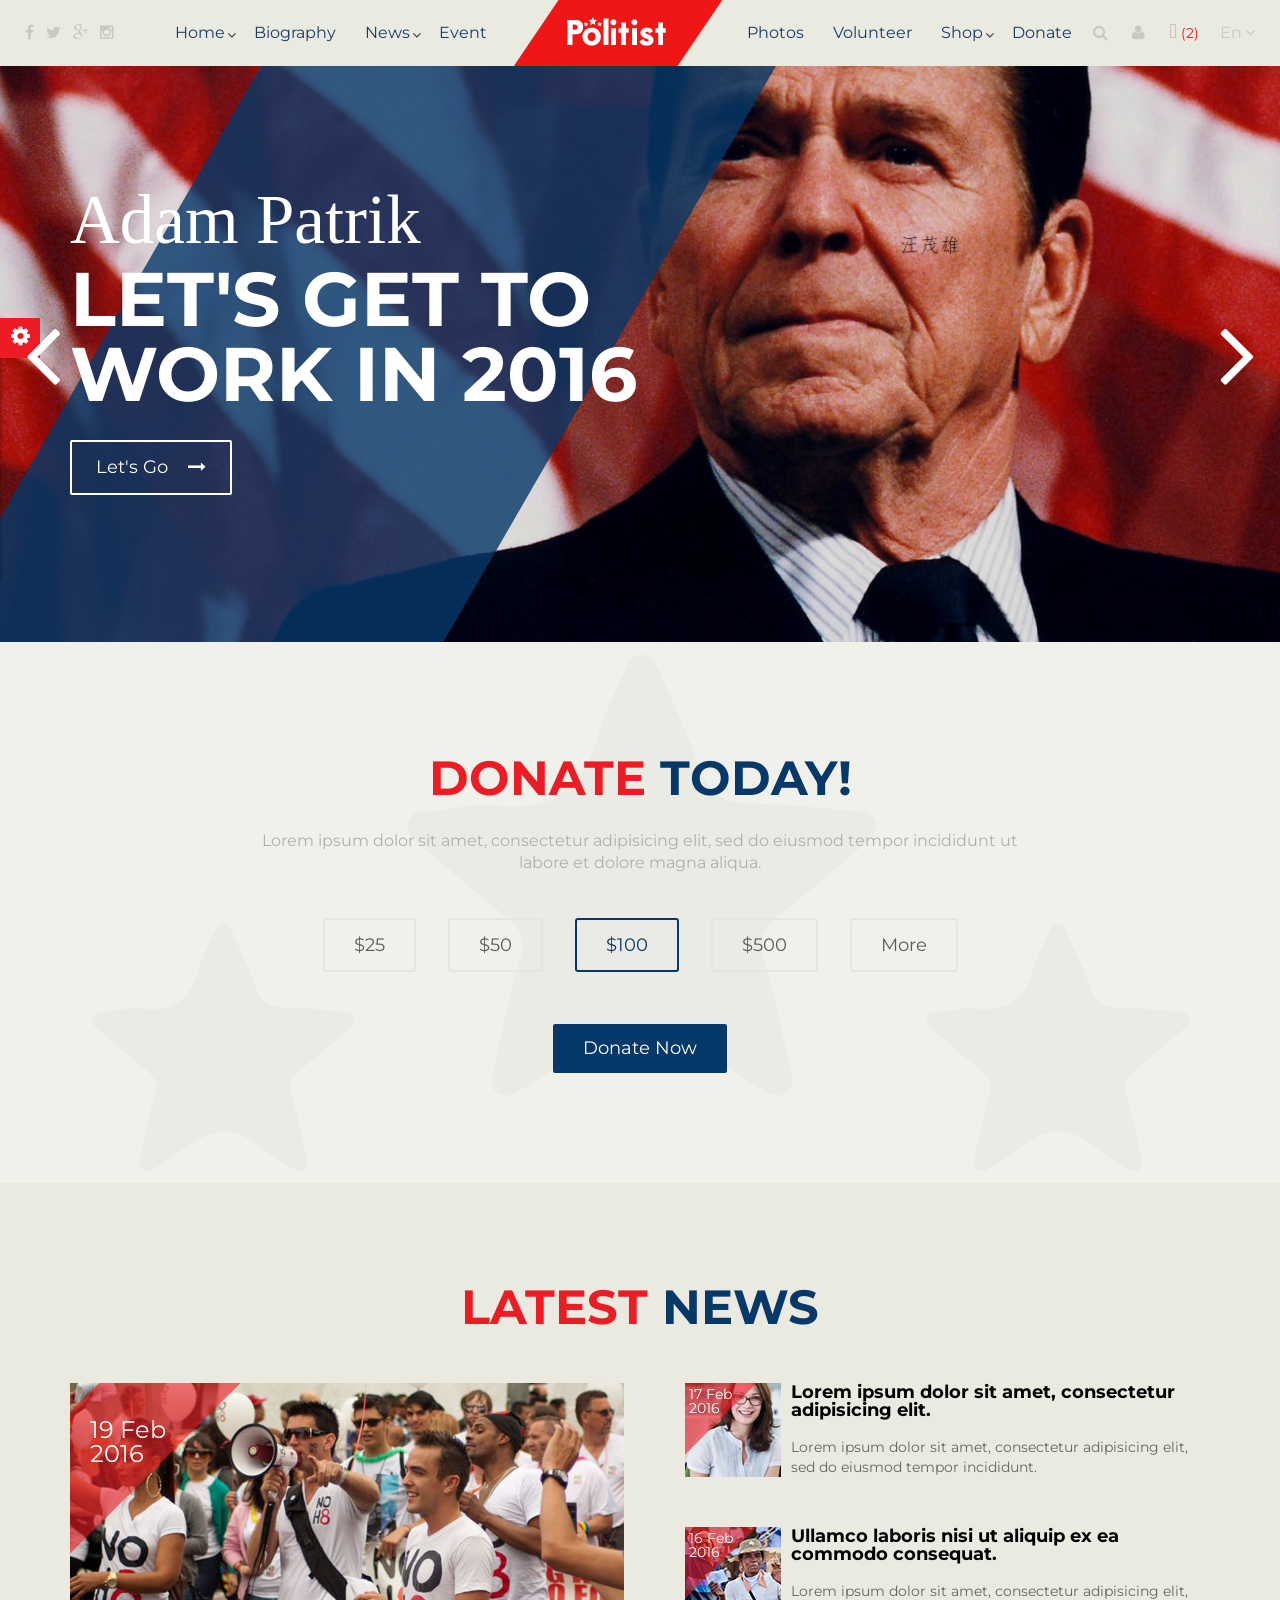
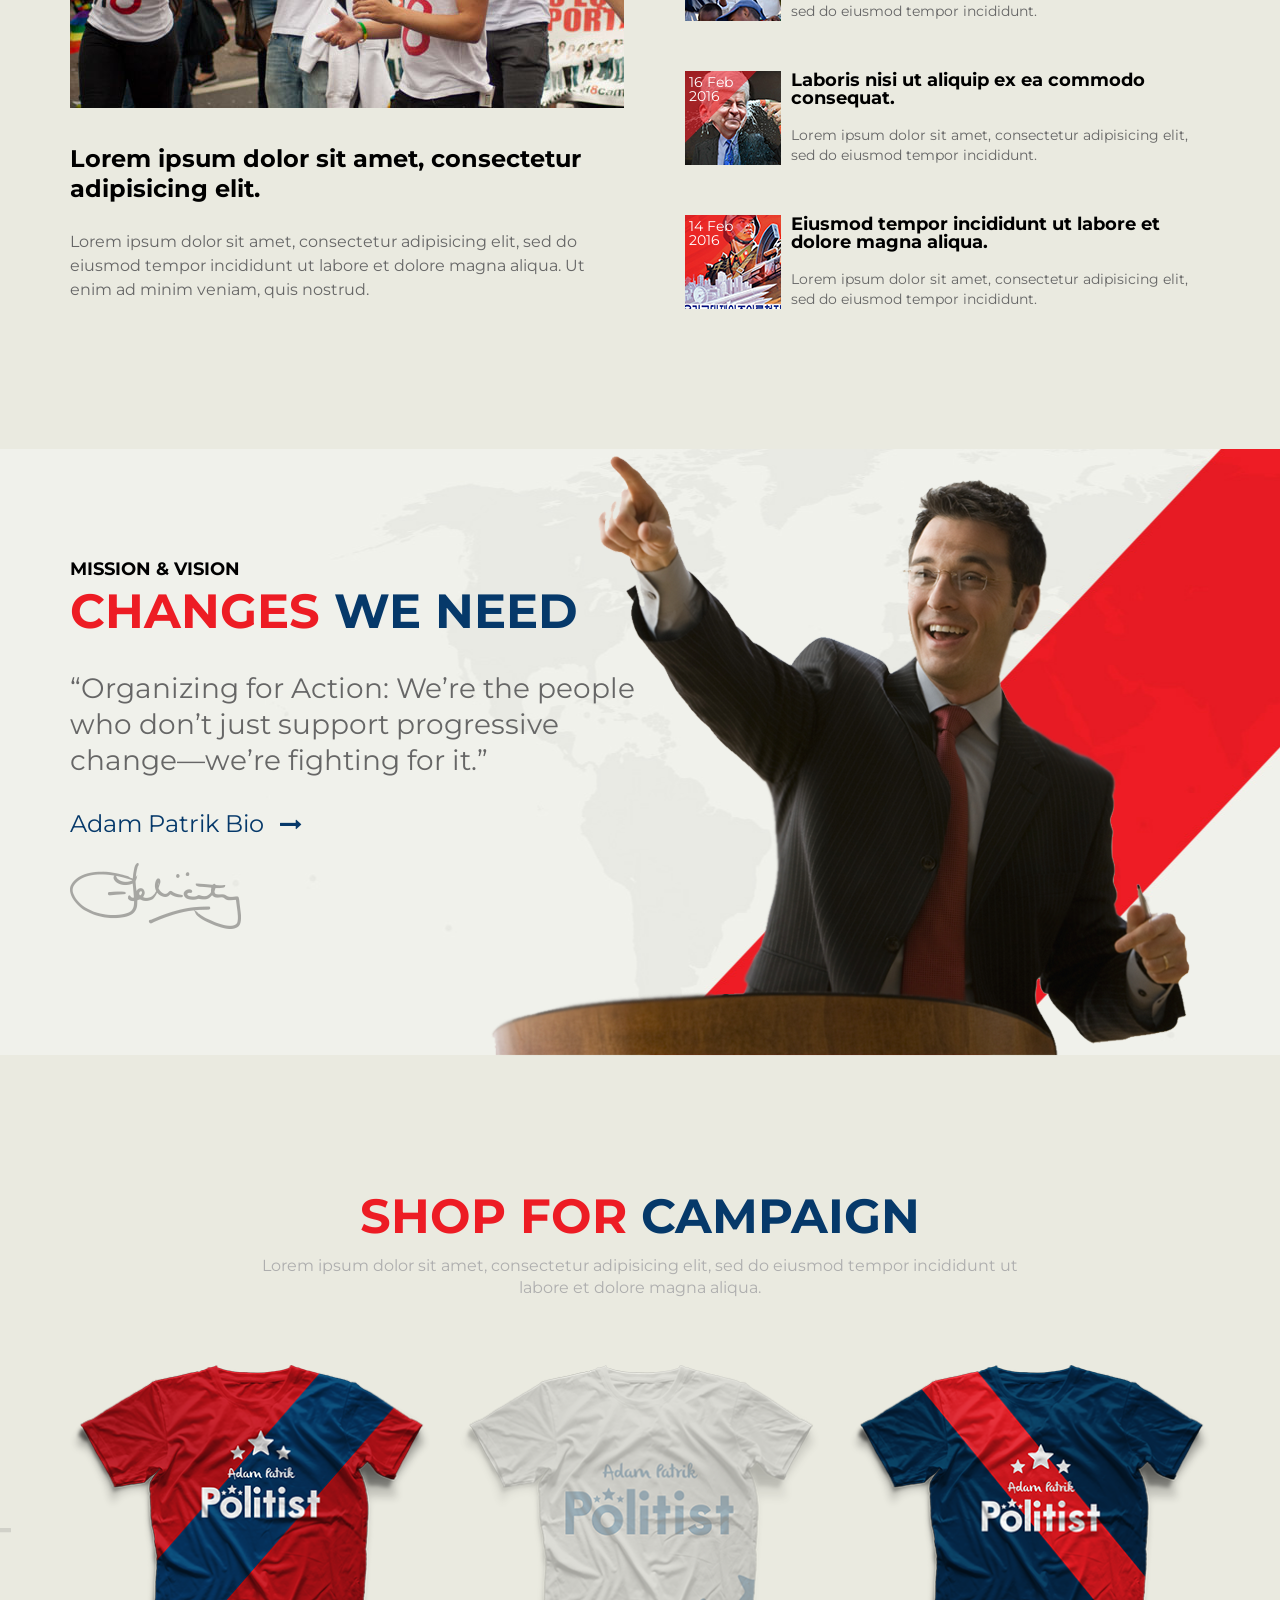
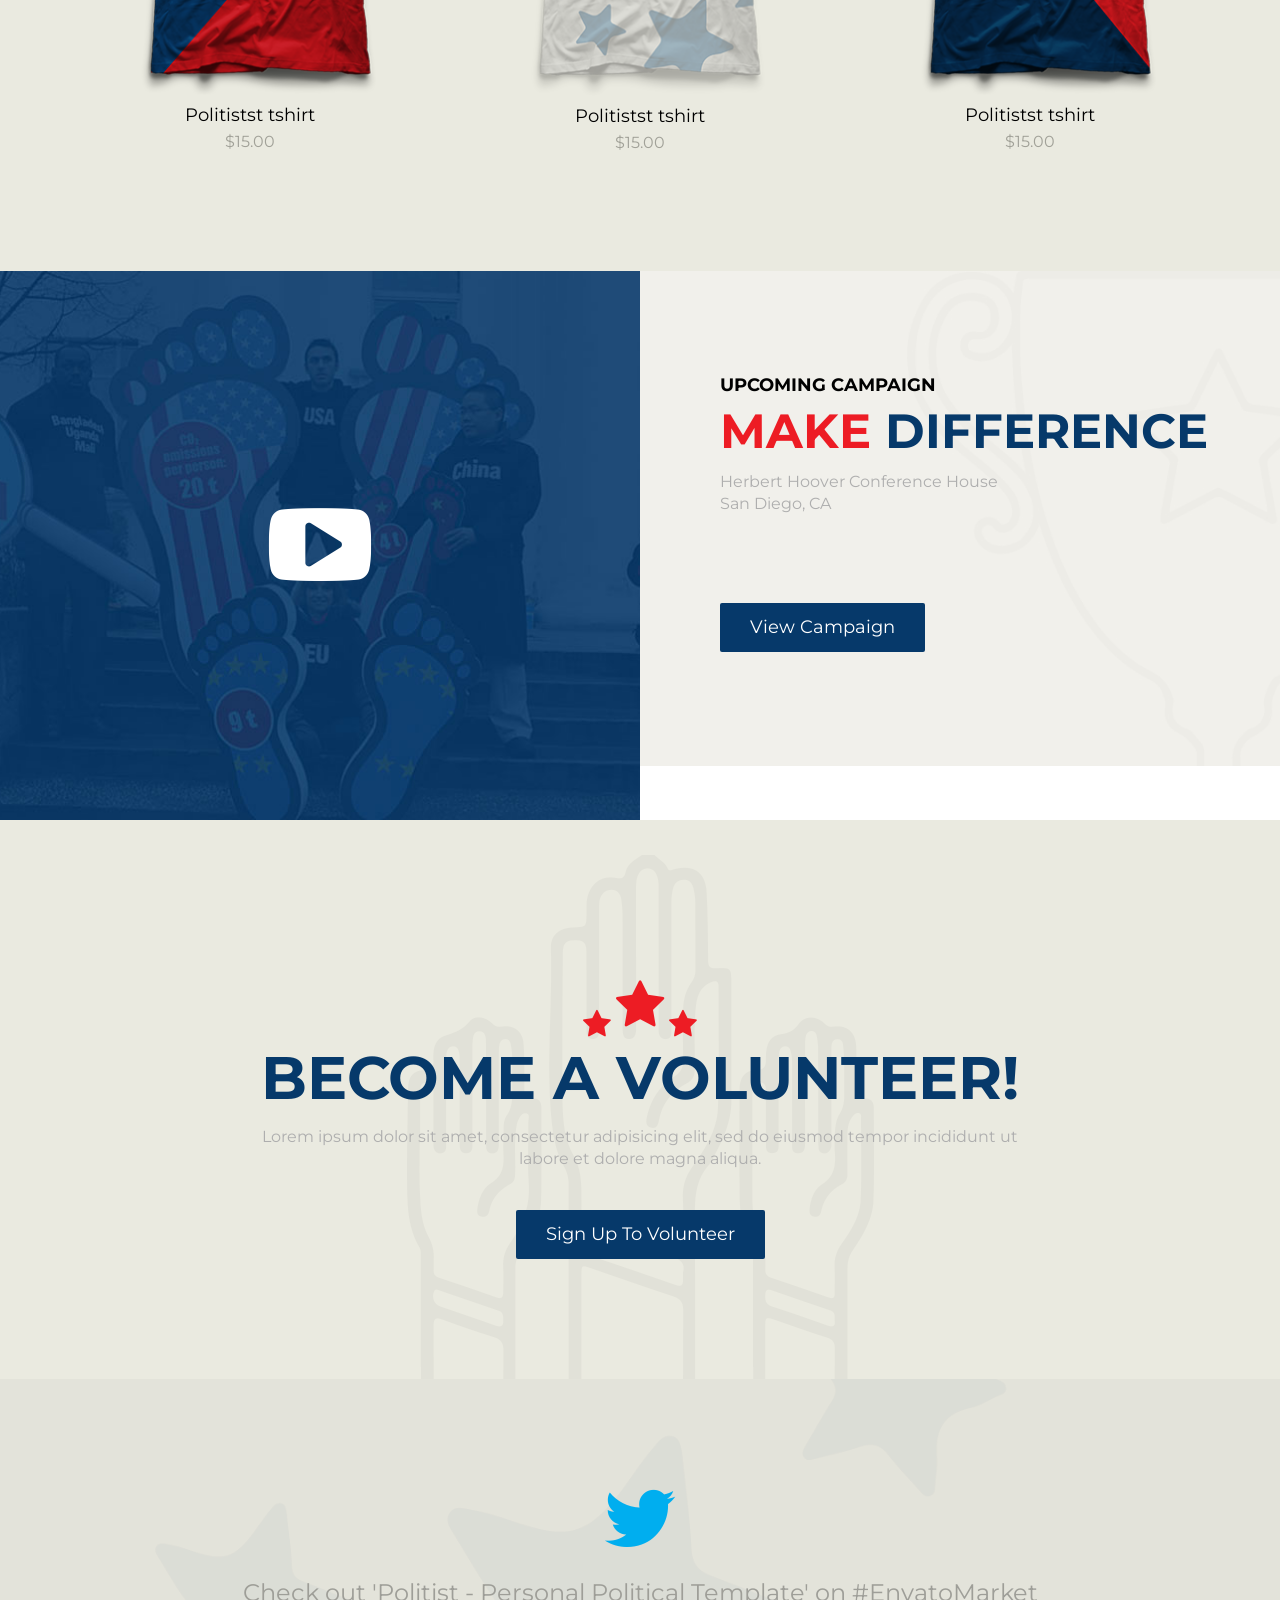
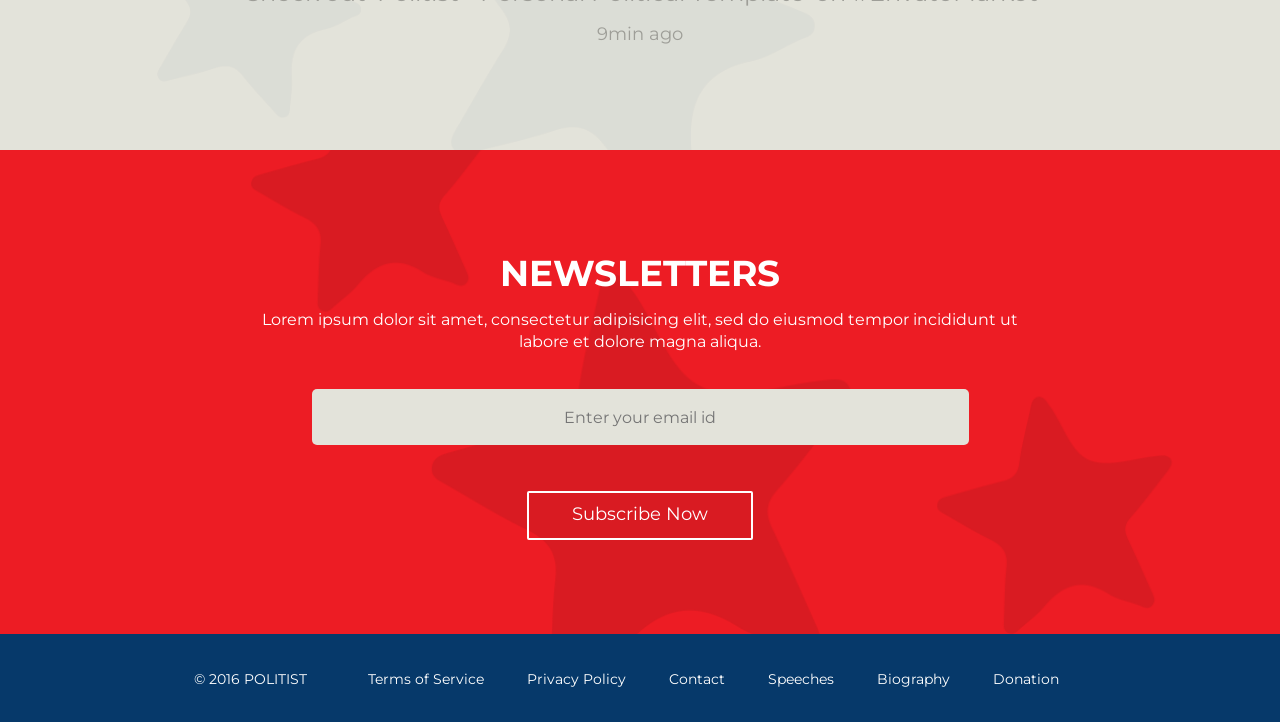
<file: src/main/resources/static/index.html>
﻿<!DOCTYPE html>
<html>
<head>
    <title>Home</title>
    <meta charset="UTF-8">
    <meta name="viewport" content="width=device-width, initial-scale=1.0">
    <meta name="description" content="">
    <meta name="author" content="">

    <!-- Include All Stylesheet -->
    <link rel="stylesheet" href="css/bootstrap.min.css">
    <link rel="stylesheet" href="css/font-awesome.min.css">
    <link rel="stylesheet" href="css/preset.css">
    <link rel="stylesheet" href="css/animate.css">
    <link rel="stylesheet" href="css/owl.carousel.css">
    <link rel="stylesheet" href="css/owl.theme.css">
    <link rel="stylesheet" href="css/magnific-popup.css">
    <link rel="stylesheet" href="css/style.css">
    <link rel="stylesheet" href="css/responsive.css">
    <link id="color-preset" rel="stylesheet" type="text/css" href="css/presets/preset1.css">
    <!-- Favicon Icon -->
    <link rel="icon" type="image/png" href="images/favicon.png">
    <!-- Favicon Icon -->
    <!--[if lt IE 9]>
    <script src="js/html5shive.js"></script>
    <![endif]-->

</head>
<body>
<!-- Colorpreset Area Start -->
<div class="color-switcher">
    <a class="toggle-switch" href="#"><i class="fa fa-cog"></i></a>
    <div class="style-choose">
        <a href="#" data-color="preset1"><img alt="Preset" src="images/colorpreset/preset1/preset1.png"></a>
        <a href="#" data-color="preset2"><img alt="Preset" src="images/colorpreset/preset2/preset2.png"></a>
        <a href="#" data-color="preset3"><img alt="Preset" src="images/colorpreset/preset3/preset3.png"></a>
        <a href="#" data-color="preset4"><img alt="Preset" src="images/colorpreset/preset4/preset4.png"></a>
    </div>
</div>
<!-- Colorpreset Area End -->

<!-- Header Area Start -->
<header class="header-area">
    <ul class="social-icon pull-left">
        <li><a href="#"><i class="fa fa-facebook"></i></a></li>
        <li><a href="#"><i class="fa fa-twitter"></i></a></li>
        <li><a href="#"><i class="fa fa-google-plus"></i></a></li>
        <li><a href="#"><i class="fa fa-instagram"></i></a></li>
    </ul>
    <nav class="main-menu hidden-xs hidden-sm">
        <ul class="menu-left pull-left">
            <li class="menu-has-children">
                <a href="index.html">Home</a>
                <ul>
                    <li><a href="index.html">Home 1</a></li>
                    <li><a href="index2.html">Home 2</a></li>
                    <li><a href="index3.html">Home 3</a></li>
                    <li class="child-has-children">
                        <a href="#">Home 4</a>
                        <ul>
                            <li><a href="#">Sample Home 1</a></li>
                            <li><a href="#">Sample Home 2</a></li>
                            <li class="child-has-children">
                                <a href="#">Sample Home 3</a>
                                <ul>
                                    <li><a href="#">Extra Homepage 1</a></li>
                                    <li><a href="#">Extra Homepage 2</a></li>
                                    <li><a href="#">Extra Homepage 3</a></li>
                                </ul>
                            </li>
                        </ul>
                    </li>
                </ul>
            </li>
            <li><a href="biography.html">Biography</a></li>
            <li class="menu-has-children">
                <a href="news.html">News</a>
                <ul>
                    <li><a href="newsDetails.html">News Details</a></li>
                </ul>
            </li>
            <li><a href="event.html">Event</a></li>
        </ul>
        <div class="pull-left logo-area">
            <a href="index.html"><img src="images/home1/logo.png" alt="Logo"></a>
        </div>
        <ul class="menu-right pull-left">
            <li><a href="photo.html">Photos</a></li>
            <li><a href="volunteer.html">Volunteer</a></li>
            <li class="menu-has-children">
                <a href="shop.html">Shop</a>
                <ul>
                    <li><a href="shopDetails.html">Shop Details</a></li>
                </ul>
            </li>
            <li><a href="#">Donate</a></li>
        </ul>
    </nav>
    <ul class="pull-right search-cart">
        <li><a href="#" id="search-toggle"><i class="fa fa-search"></i></a></li>
        <li class="user-profile-menu">
            <a href="profile.html"><i class="fa fa-user"></i></a>
            <ul>
                <li><a href="#">My Campaign</a></li>
                <li><a href="#">Settings</a></li>
                <li><a href="#">Sign Out</a></li>
            </ul>
        </li>
        <li><a href="#"><i class="fa fa-shopping-basket"></i><span>(2)</span></a></li>
        <li class="lang-select">
            <a href="#">en<i class="fa fa-angle-down"></i></a>
            <div id="language">
                <a href="#">En</a>
                <a href="#">Fr</a>
                <a href="#">Br</a>
            </div>
        </li>
    </ul>
    <div class="clearfix"></div>
    <!-- Search Area -->
    <section class="search-area">
        <div class="container">
            <div class="row">
                <div class="col-md-12 col-xs-12">
                    <form action="#" method="post" class="search-form">
                        <input type="search" name="search" placeholder="Search...">
                        <a href="#" id="search-close"><i class="fa fa-times"></i></a>
                    </form>
                </div>
            </div>
        </div>
    </section>
</header>
<div class="hidden-lg hidden-md" id="toggle-menu">
    <div class="pull-left logo-area">
        <a href="index.html"><img src="images/home1/logo.png" alt="Logo"></a>
    </div>
    <div class="mobile-menu-toggle pull-right">
        <a href="#"><i class="fa fa-bars"></i></a>
    </div>
    <div class="clearfix"></div>
    <nav class="mobile-menu pull-left hidden-lg hidden-md">
        <ul>
            <li class="mobile-menu-has-children">
                <a href="index.html">Home</a>
                <ul>
                    <li><a href="index.html">Home 1</a></li>
                    <li><a href="index2.html">Home 2</a></li>
                    <li><a href="index3.html">Home 3</a></li>
                </ul>
            </li>
            <li><a href="biography.html">Biography</a></li>
            <li class="mobile-menu-has-children">
                <a href="news.html">News</a>
                <ul>
                    <li><a href="news.html">News</a></li>
                    <li><a href="newsDetails.html">News Details</a></li>
                </ul>
            </li>
            <li><a href="event.html">Event</a></li>
            <li><a href="photo.html">Photos</a></li>
            <li><a href="volunteer.html">Volunteer</a></li>
            <li class="mobile-menu-has-children">
                <a href="shop.html">Shop</a>
                <ul>
                    <li><a href="shop.html">Shop</a></li>
                    <li><a href="shopDetails.html">Shop Details</a></li>
                </ul>
            </li>
            <li><a href="#">Donate</a></li>
        </ul>
    </nav>
</div>
<!-- Header Area End -->

<!-- Slider Area Start -->
<section class="slider-area">
    <div id="home-one-crousel" class="carousel slide">
        <div class="carousel-inner" role="listbox">
            <div class="item active">
                <div class="container">
                    <div class="row">
                        <div class="col-md-12 col-xs-12">
                            <div class="slider-content text-left">
                                <h2 class="first-animation">Adam Patrik</h2>
                                <h3 class="second-animation">Let's Get To<br>Work in 2016</h3>
                                <a href="#" class="bordered-button fourth-animation">Let's Go<i
                                        class="fa fa-long-arrow-right"></i></a>
                            </div>
                        </div>
                    </div>
                </div>
                <div class="slider-overlay"></div>
            </div>
            <div class="item">
                <div class="container">
                    <div class="row">
                        <div class="col-md-12 col-xs-12">
                            <div class="slider-content text-left">
                                <h2 class="first-animation">Adam Patrik</h2>
                                <h3 class="second-animation">Let's Get To<br>Work in 2016</h3>
                                <a href="#" class="bordered-button fourth-animation">Let's Go<i
                                        class="fa fa-long-arrow-right"></i></a>
                            </div>
                        </div>
                    </div>
                </div>
                <div class="slider-overlay"></div>
            </div>
            <div class="item">
                <div class="container">
                    <div class="row">
                        <div class="col-md-12 col-xs-12">
                            <div class="slider-content text-left">
                                <h2 class="first-animation">Adam Patrik</h2>
                                <h3 class="second-animation">Let's Get To<br>Work in 2016</h3>
                                <a href="#" class="bordered-button fourth-animation">Let's Go<i
                                        class="fa fa-long-arrow-right"></i></a>
                            </div>
                        </div>
                    </div>
                </div>
                <div class="slider-overlay"></div>
            </div>
        </div>
        <!-- Controls -->
        <a class="left carousel-control" href="#home-one-crousel" role="button" data-slide="prev">
            <i class="fa fa-angle-left"></i>
        </a>
        <a class="right carousel-control" href="#home-one-crousel" role="button" data-slide="next">
            <i class="fa fa-angle-right"></i>
        </a>
    </div>
</section>
<!-- Slider Area End -->
<div class="tlinks">Collect from <a href="http://www.cssmoban.com/">手机网站模板</a></div>

<!-- Donate Area Start -->
<section class="donate-area">
    <div class="container">
        <div class="row">
            <div class="col-md-12 col-xs-12 text-center">
                <div class="donate-content">
                    <h2 class="section-title">
                        Donate <span>Today!</span>
                    </h2>
                    <p class="section-subtitle">
                        Lorem ipsum dolor sit amet, consectetur adipisicing elit, sed do eiusmod tempor incididunt
                        ut <br>labore et dolore magna aliqua.
                    </p>
                    <div class="donate-buttons">
                        <span>$25</span>
                        <span>$50</span>
                        <span class="active">$100</span>
                        <span>$500</span>
                        <span>More</span>
                        <a href="#" class="filled-button">donate now</a>
                        <div class="clearfix"></div>
                    </div>
                </div>
            </div>
        </div>
    </div>
</section>
<!-- Donate Area End -->

<!-- Latest News Area Start -->
<section class="latest-news">
    <div class="container">
        <div class="row">
            <div class="col-md-12 col-xs-12 text-center">
                <h2 class="section-title">Latest <span>News</span></h2>
            </div>
        </div>
        <div class="row">
            <div class="col-md-6 col-xs-12 col-sm-6">
                <div class="news-wrap">
                    <div class="news-img">
                        <div class="news-date">
                            <p>19 Feb 2016</p>
                        </div>
                        <img src="images/home1/news1.jpg" alt="">
                    </div>
                    <h3><a href="#">Lorem ipsum dolor sit amet, consectetur adipisicing elit.</a></h3>
                    <p>
                        Lorem ipsum dolor sit amet, consectetur adipisicing elit, sed do eiusmod tempor incididunt
                        ut labore et dolore magna aliqua. Ut enim ad minim veniam, quis nostrud.
                    </p>
                </div>
            </div>
            <div class="col-md-6 col-xs-12 col-sm-6">
                <div class="thumbnail-news">
                    <div class="news-img pull-left">
                        <div class="news-date">
                            <p>17 Feb 2016</p>
                        </div>
                        <img src="images/home1/news2.jpg" alt="">
                    </div>
                    <div class="small-news pull-left">
                        <h4><a href="#">Lorem ipsum dolor sit amet, consectetur adipisicing elit.</a></h4>
                        <p>Lorem ipsum dolor sit amet, consectetur adipisicing elit, sed do eiusmod tempor
                            incididunt.</p>
                    </div>
                    <div class="clearfix"></div>
                </div>
                <div class="thumbnail-news">
                    <div class="news-img pull-left">
                        <div class="news-date">
                            <p>16 Feb 2016</p>
                        </div>
                        <img src="images/home1/news3.jpg" alt="">
                    </div>
                    <div class="small-news pull-left">
                        <h4><a href="#">Ullamco laboris nisi ut aliquip ex ea commodo consequat.</a></h4>
                        <p>Lorem ipsum dolor sit amet, consectetur adipisicing elit, sed do eiusmod tempor
                            incididunt.</p>
                    </div>
                    <div class="clearfix"></div>
                </div>
                <div class="thumbnail-news">
                    <div class="news-img pull-left">
                        <div class="news-date">
                            <p>16 Feb 2016</p>
                        </div>
                        <img src="images/home1/news4.jpg" alt="">
                    </div>
                    <div class="small-news pull-left">
                        <h4><a href="#">Laboris nisi ut aliquip ex ea commodo consequat.</a></h4>
                        <p>Lorem ipsum dolor sit amet, consectetur adipisicing elit, sed do eiusmod tempor
                            incididunt.</p>
                    </div>
                    <div class="clearfix"></div>
                </div>
                <div class="thumbnail-news">
                    <div class="news-img pull-left">
                        <div class="news-date">
                            <p>14 Feb 2016</p>
                        </div>
                        <img src="images/home1/news5.jpg" alt="">
                    </div>
                    <div class="small-news pull-left">
                        <h4><a href="#">Eiusmod tempor incididunt ut labore et dolore magna aliqua.</a></h4>
                        <p>Lorem ipsum dolor sit amet, consectetur adipisicing elit, sed do eiusmod tempor
                            incididunt.</p>
                    </div>
                    <div class="clearfix"></div>
                </div>
            </div>
        </div>
    </div>
</section>
<!-- Latest News Area End -->

<!-- Mission Area Start -->
<section class="mission-area">
    <div class="container">
        <div class="row">
            <div class="col-md-6 col-xs-12 no-padding-right">
                <div class="mission-content">
                    <h4>Mission & Vision</h4>
                    <h2 class="section-title">Changes <span>We Need</span></h2>
                    <p>“Organizing for Action: We’re the people who don’t just support progressive change—we’re fighting
                        for it.”</p>
                    <div class="singnature">
                        <a href="#">Adam Patrik Bio <i class="fa fa-long-arrow-right"></i></a>
                        <img src="images/home1/singnature.png" alt="">
                    </div>
                </div>
            </div>
        </div>
    </div>
    <div class="change-person">
        <img src="images/home1/changePerson.png" alt="">
    </div>
</section>
<!-- Mission Area End -->

<!-- Shop Area Start -->
<section class="shop-area">
    <div class="container">
        <div class="row">
            <div class="col-md-12 col-xs-12 text-center">
                <h2 class="section-title">Shop for <span>Campaign</span></h2>
                <p class="section-subtitle">Lorem ipsum dolor sit amet, consectetur adipisicing elit, sed do eiusmod
                    tempor incididunt ut <br>labore et dolore magna aliqua.</p>
            </div>
        </div>
        <div class="row">
            <div id="product-crousel" class="owl-carousel owl-theme">
                <div class="col-md-4 col-xs-12 text-center">
                    <div class="product-details">
                        <div class="product-img">
                            <img src="images/home1/tshirt1.png" alt="">
                            <a href="#" class="filled-button">Add to Cart</a>
                        </div>
                        <h4><a href="#">Politistst tshirt</a></h4>
                        <p>$15.00</p>
                    </div>
                </div>
                <div class="col-md-4 col-xs-12 text-center">
                    <div class="product-details">
                        <div class="product-img">
                            <img src="images/home1/tshirt2.png" alt="">
                            <a href="#" class="filled-button">Add to Cart</a>
                        </div>
                        <h4><a href="#">Politistst tshirt</a></h4>
                        <p>$15.00</p>
                    </div>
                </div>
                <div class="col-md-4 col-xs-12 text-center">
                    <div class="product-details">
                        <div class="product-img">
                            <img src="images/home1/tshirt3.png" alt="">
                            <a href="#" class="filled-button">Add to Cart</a>
                        </div>
                        <h4><a href="#">Politistst tshirt</a></h4>
                        <p>$15.00</p>
                    </div>
                </div>
                <div class="col-md-4 col-xs-12 text-center">
                    <div class="product-details">
                        <div class="product-img">
                            <img src="images/home1/tshirt1.png" alt="">
                            <a href="#" class="filled-button">Add to Cart</a>
                        </div>
                        <h4><a href="#">Politistst tshirt</a></h4>
                        <p>$15.00</p>
                    </div>
                </div>
                <div class="col-md-4 col-xs-12 text-center">
                    <div class="product-details">
                        <div class="product-img">
                            <img src="images/home1/tshirt2.png" alt="">
                            <a href="#" class="filled-button">Add to Cart</a>
                        </div>
                        <h4><a href="#">Politistst tshirt</a></h4>
                        <p>$15.00</p>
                    </div>
                </div>
                <div class="col-md-4 col-xs-12 text-center">
                    <div class="product-details">
                        <div class="product-img">
                            <img src="images/home1/tshirt3.png" alt="">
                            <a href="#" class="filled-button">Add to Cart</a>
                        </div>
                        <h4><a href="#">Politistst tshirt</a></h4>
                        <p>$15.00</p>
                    </div>
                </div>
            </div>
        </div>
    </div>
</section>
<!-- Shop Area End -->

<!-- Champaign Area Start -->
<section class="champaign-area">
    <div class="container-fluid">
        <div class="row">
            <div class="col-md-6 no-padding col-xs-12 col-sm-6">
                <div class="video-container">
                    <a href="" id="videoPlay"><i class="fa fa-youtube-play"></i></a>
                </div>
            </div>
            <div class="col-md-6 no-padding col-xs-12 col-sm-6">
                <div class="counter-area">
                    <h4>UPCOMING CAMPAIGN</h4>
                    <h2 class="section-title">Make <span>Difference</span></h2>
                    <p class="section-subtitle">Herbert Hoover Conference House <br>San Diego, CA</p>
                    <div id="clock"></div>
                    <a href="#" class="filled-button">View Campaign</a>
                </div>
            </div>
        </div>
    </div>
</section>
<!-- Champaign Area End -->

<!-- Volunteer Area Start -->
<section class="volunteer-area">
    <div class="container">
        <div class="row">
            <div class="col-md-12 col-xs-12 text-center">
                <div class="volunteer-content">
                    <div class="volunteer-icon">
                        <i class="fa fa-star"></i>
                        <i class="fa fa-star"></i>
                        <i class="fa fa-star"></i>
                        <div class="clearfix"></div>
                    </div>
                    <h2 class="section-title"><span>Become a Volunteer!</span></h2>
                    <p class="section-subtitle">Lorem ipsum dolor sit amet, consectetur adipisicing elit, sed do
                        eiusmod tempor incididunt ut <br>labore et dolore magna aliqua.</p>
                    <a class="filled-button" href="#">Sign up to Volunteer</a>
                </div>
            </div>
        </div>
    </div>
</section>
<!-- Volunteer Area End -->

<!-- Tweet Area Start -->
<section class="tweet-area">
    <div class="container">
        <div class="row">
            <div class="col-md-12 col-xs-12 text-center">
                <div class="tweet-content">
                    <i class="fa fa-twitter"></i>
                    <p>Check out 'Politist - Personal Political Template' on #EnvatoMarket</p>
                    <span>9min ago</span>
                </div>
            </div>
        </div>
    </div>
</section>
<!-- Tweet Area End -->

<!-- Subscribe Area Start -->
<section class="subscribe-area">
    <div class="container">
        <div class="row">
            <div class="col-md-12 col-xs-12 text-center">
                <div class="subscribe-content">
                    <h3>Newsletters</h3>
                    <p>Lorem ipsum dolor sit amet, consectetur adipisicing elit, sed do eiusmod tempor incididunt ut
                        <br>labore et dolore magna aliqua.</p>
                </div>
                <form action="#" method="post" class="subscribe-form" id="subscribe-form">
                    <input type="email" name="email" placeholder="Enter your email id">
                    <button type="submit">Subscribe Now</button>
                </form>
            </div>
        </div>
    </div>
</section>
<!-- Subscribe Area End -->

<!-- Footer Area Start -->
<footer class="footer-area">
    <div class="container">
        <div class="row">
            <div class="col-md-2 col-md-offset-1 col-xs-12 text-center">
                <p class="copy-right">&copy; 2016 politist </p>
            </div>
            <div class="col-md-9 col-xs-12 text-left">
                <ul class="footer-menu">
                    <li class="wow fadeInLeft"><a href="#">Terms of Service</a></li>
                    <li class="wow fadeInLeft"><a href="#">Privacy Policy</a></li>
                    <li class="wow fadeInLeft"><a href="#">Contact</a></li>
                    <li class="wow fadeInLeft"><a href="#">Speeches</a></li>
                    <li class="wow fadeInLeft"><a href="#">Biography</a></li>
                    <li class="wow fadeInLeft"><a href="#">Donation</a></li>
                </ul>
            </div>
        </div>
    </div>
</footer>
<!-- Footer Area End -->
<!-- Include All JavaScript -->
<script src="js/jquery.min.js"></script>
<script src="js/jquery.appear.js"></script>
<script src="js/bootstrap.min.js"></script>
<script src="js/owl.carousel.min.js"></script>
<script src="js/jquery.magnific-popup.min.js"></script>
<script src="js/jquery.countdown.min.js"></script>
<script src="js/mixItUp.js"></script>
<script src="js/main.js"></script>
<script src="js/myself/index.js"></script>
</body>
</html>
</file>
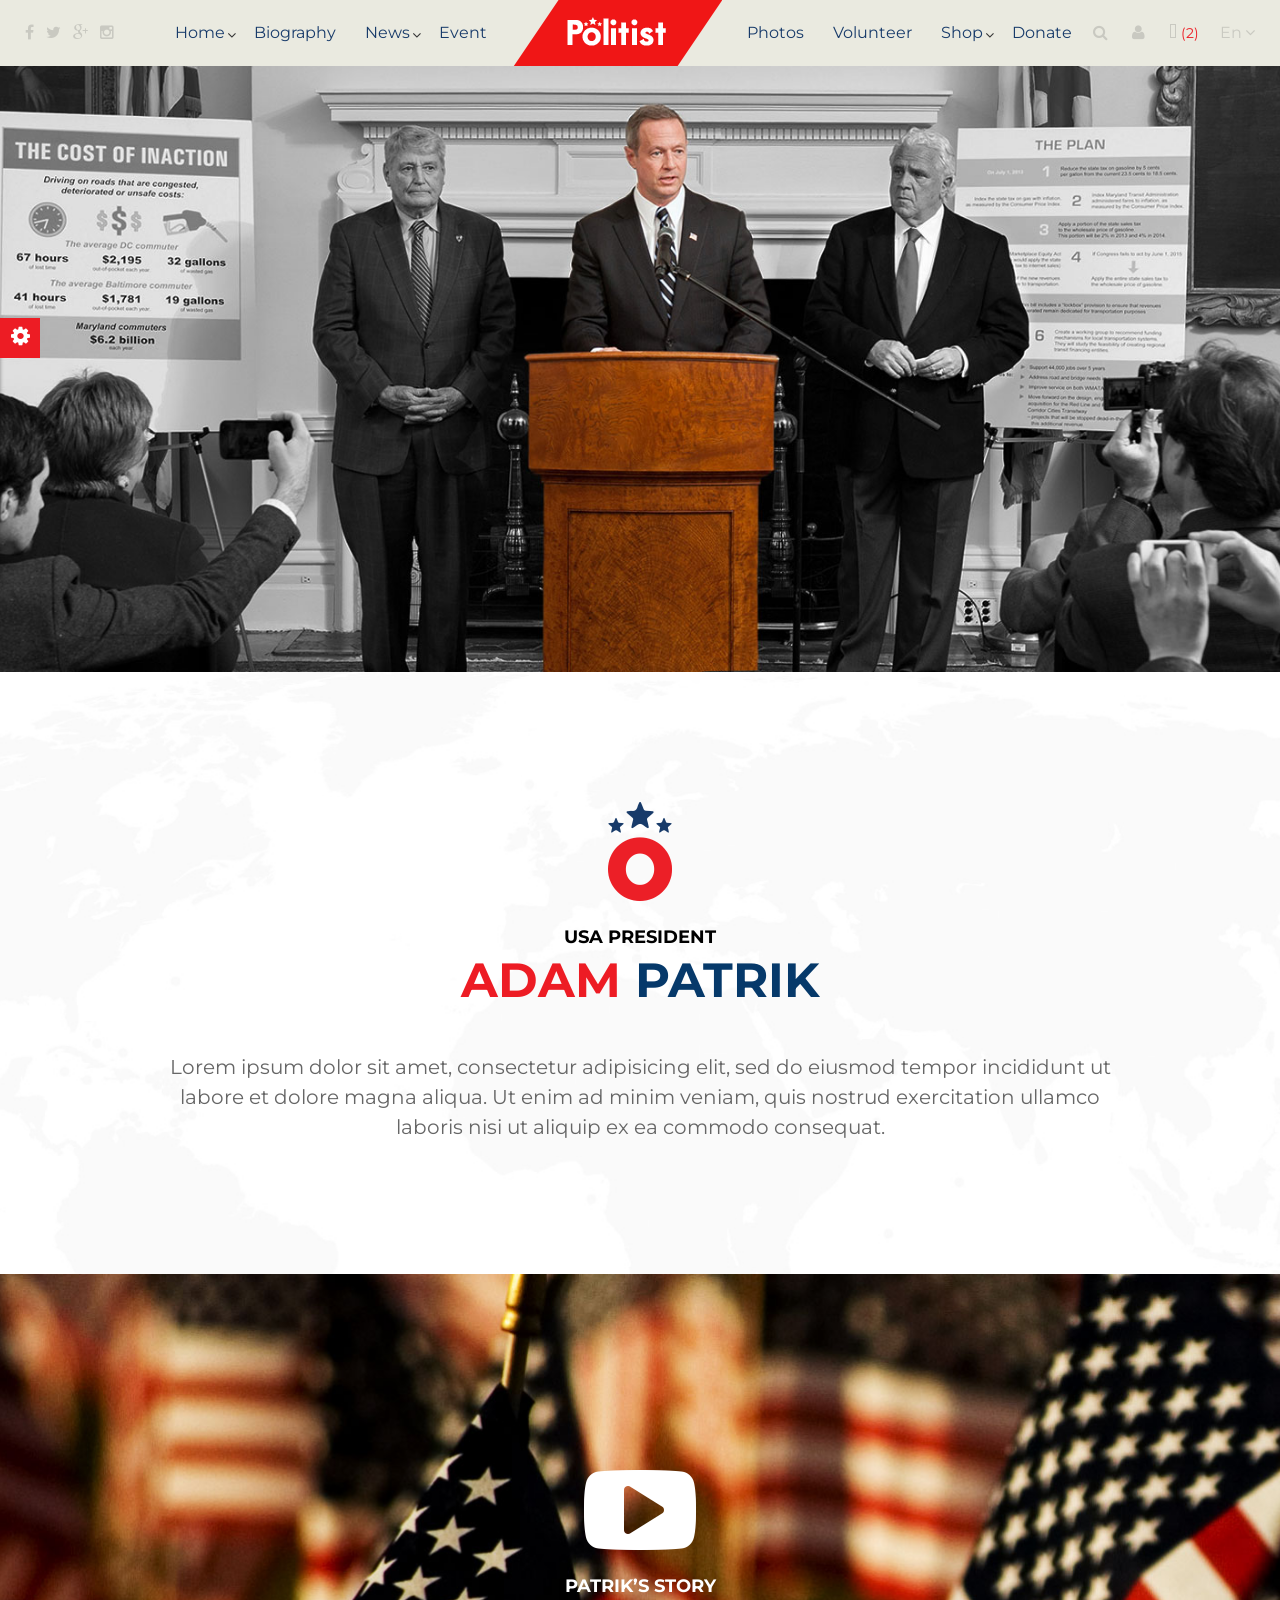
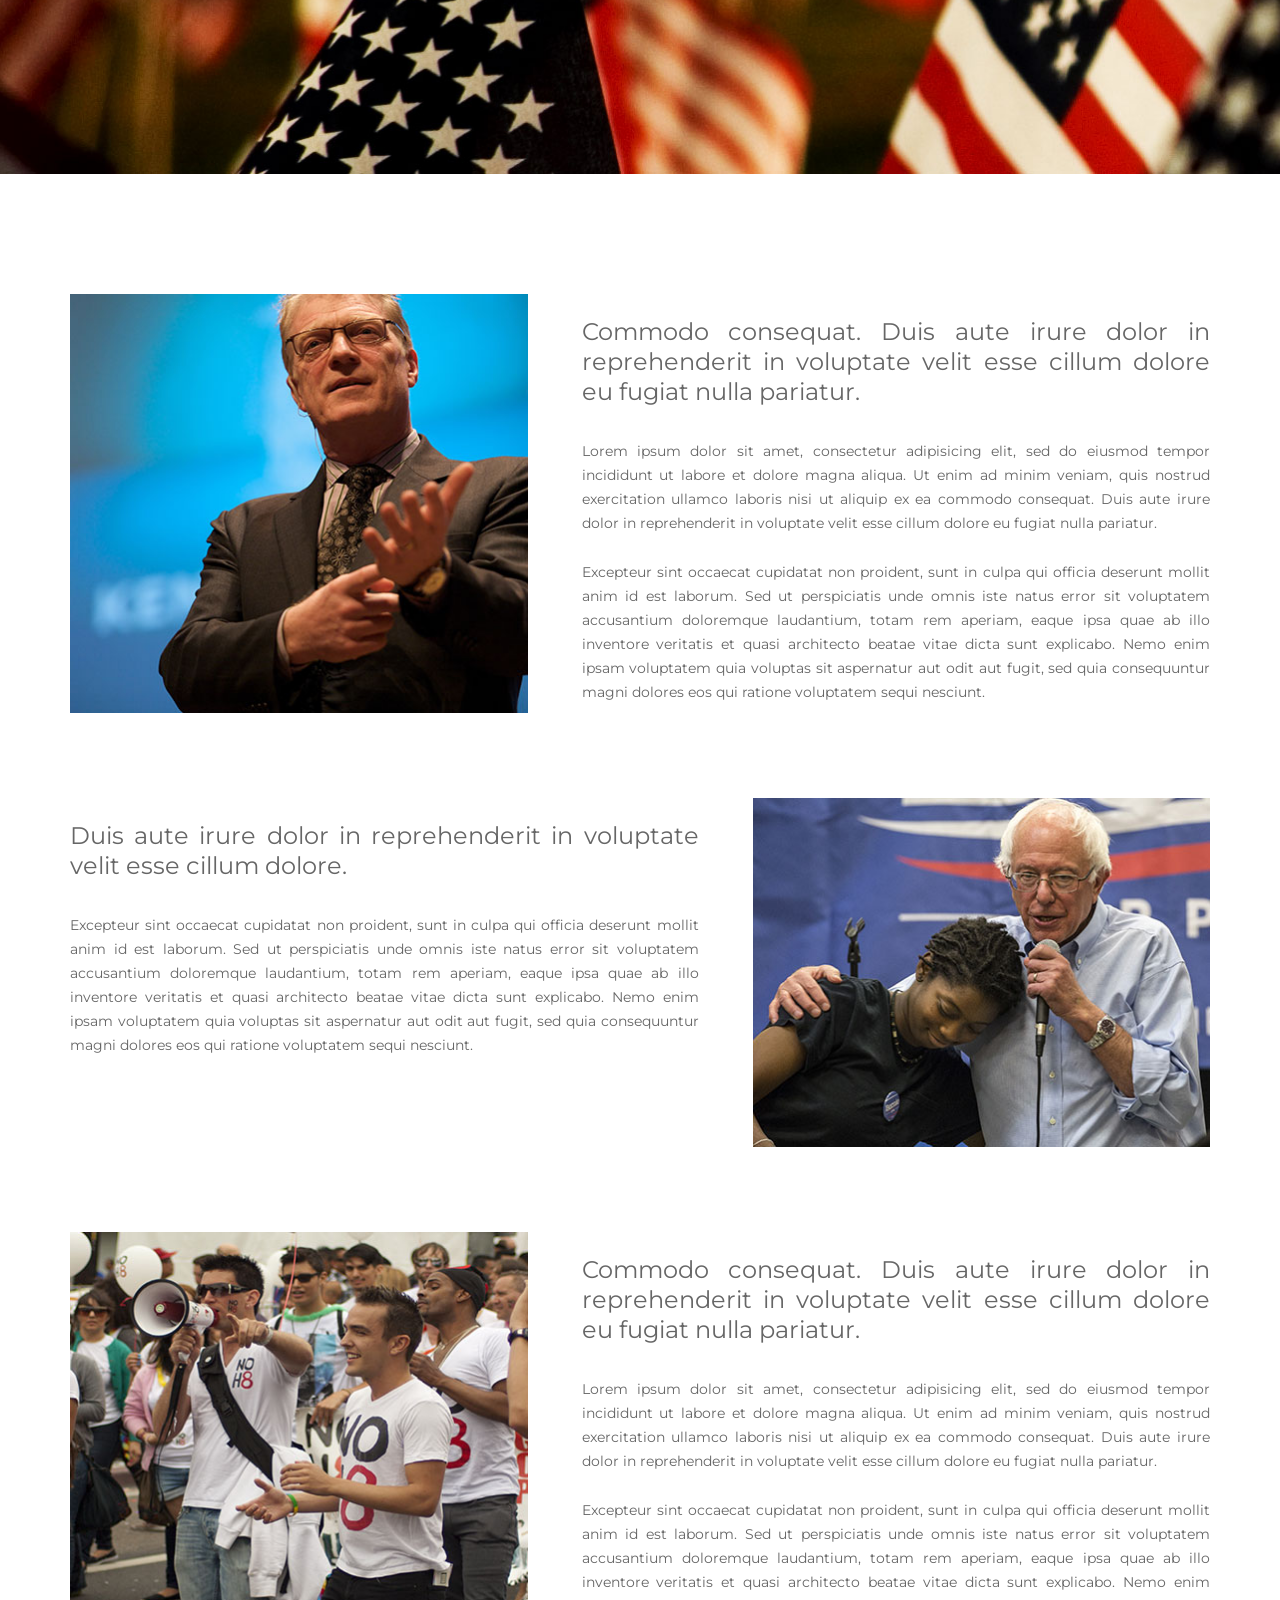
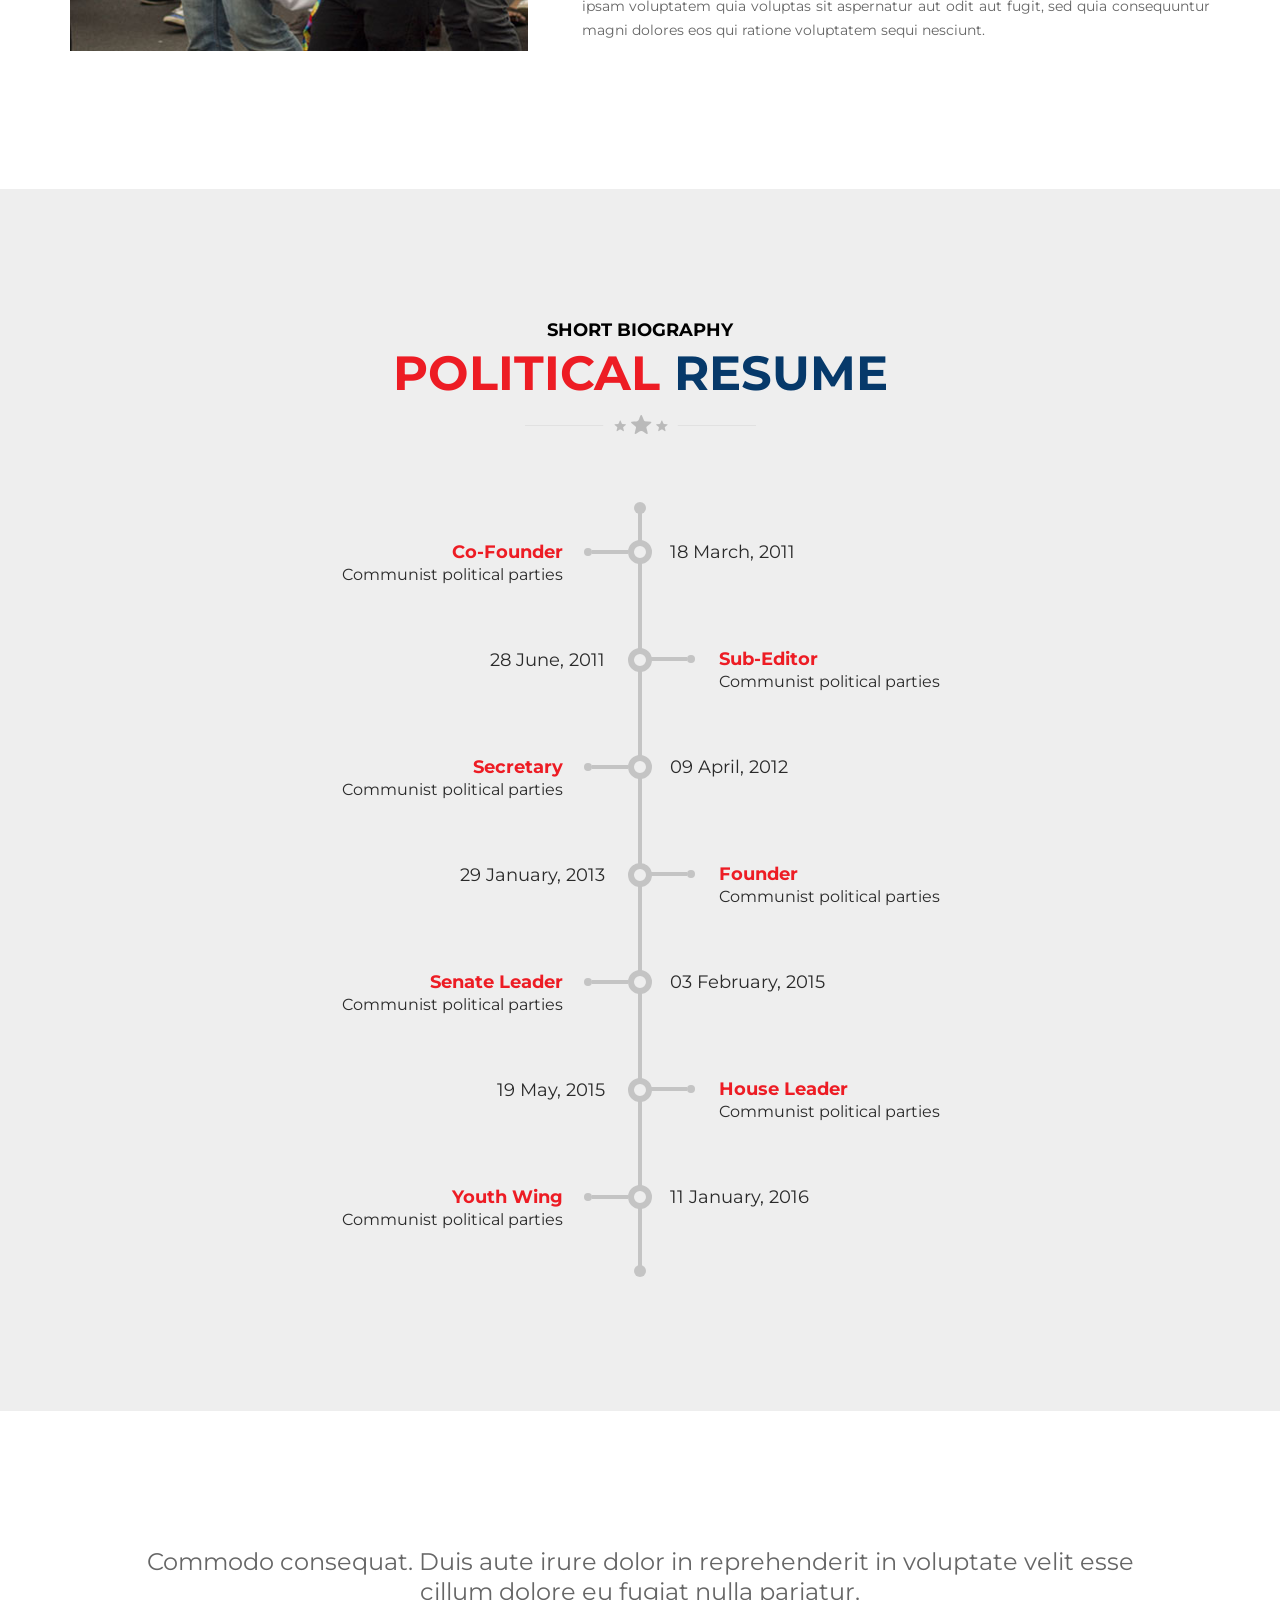
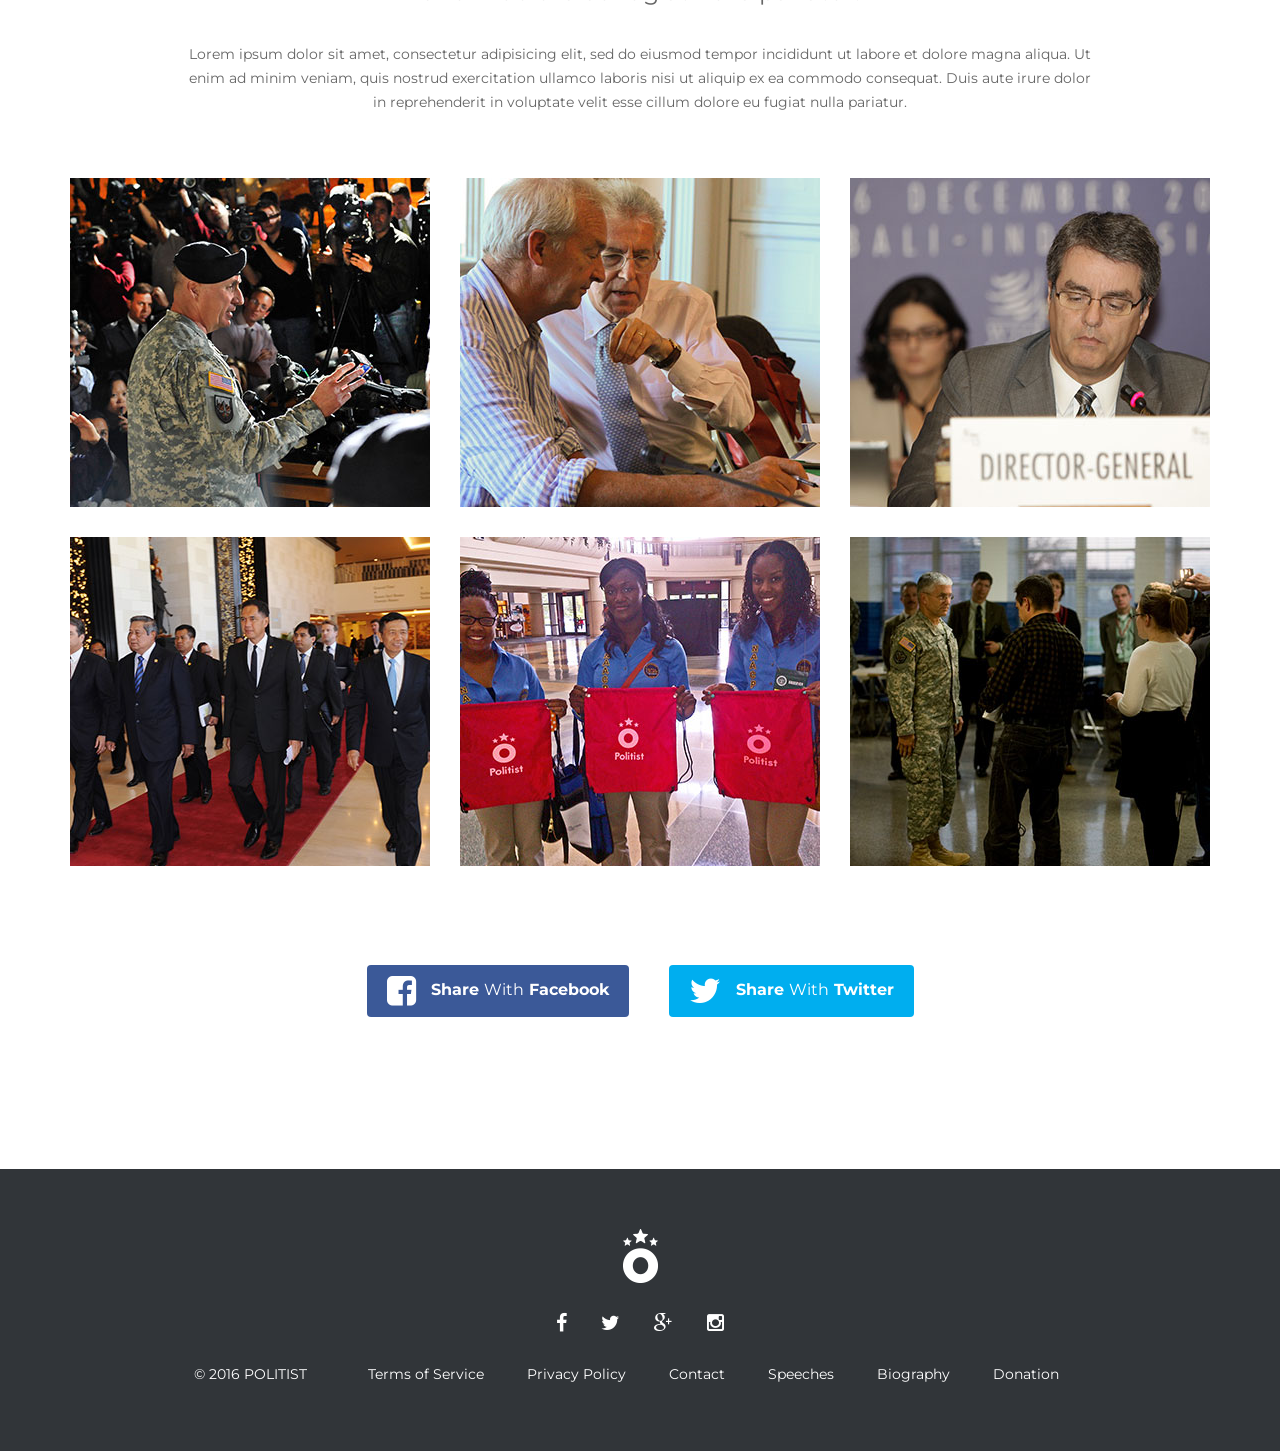
<file: src/main/resources/static/biography.html>
﻿<!DOCTYPE html>
<html>
    <head>
        <title>Politist</title>
        <meta charset="UTF-8">
        <meta name="viewport" content="width=device-width, initial-scale=1.0">
        <meta name="description" content="">
        <meta name="author" content="Themeum">

        <!-- Include All Stylesheet -->
        <link rel="stylesheet" href="css/bootstrap.min.css">
        <link rel="stylesheet" href="css/font-awesome.min.css">
        <link rel="stylesheet" href="css/preset.css">
        <link rel="stylesheet" href="css/animate.css">
        <link rel="stylesheet" href="css/owl.carousel.css">
        <link rel="stylesheet" href="css/owl.theme.css">
        <link rel="stylesheet" href="css/magnific-popup.css">
        <link rel="stylesheet" href="css/style.css">
        <link rel="stylesheet" href="css/responsive.css">
        <link id="color-preset" rel="stylesheet" type="text/css" href="css/presets/preset1.css">
        <!-- Favicon Icon -->
        <link rel="icon"  type="image/png" href="images/favicon.png">
        <!-- Favicon Icon -->
        <!--[if lt IE 9]>
            <script src="js/html5shive.js"></script>
        <![endif]-->

    </head>
    <body>
        <!-- Colorpreset Area Start -->
        <div class="color-switcher">
            <a class="toggle-switch" href="#"><i class="fa fa-cog"></i></a>
            <div class="style-choose">
                <a href="#"  data-color="preset1"><img alt="Preset" src="images/colorpreset/preset1/preset1.png"></a>
                <a href="#"  data-color="preset2"><img alt="Preset" src="images/colorpreset/preset2/preset2.png"></a>
                <a href="#"  data-color="preset3"><img alt="Preset" src="images/colorpreset/preset3/preset3.png"></a>
                <a href="#"  data-color="preset4"><img alt="Preset" src="images/colorpreset/preset4/preset4.png"></a>
            </div>
        </div>
        <!-- Colorpreset Area End -->
        <!-- Header Area Start -->
        <header class="header-area">
            <ul class="social-icon pull-left">
                <li><a href="#"><i class="fa fa-facebook"></i></a></li>
                <li><a href="#"><i class="fa fa-twitter"></i></a></li>
                <li><a href="#"><i class="fa fa-google-plus"></i></a></li>
                <li><a href="#"><i class="fa fa-instagram"></i></a></li>
            </ul>
            <nav class="main-menu hidden-xs hidden-sm">
                <ul class="menu-left pull-left">
                    <li class="menu-has-children">
                        <a href="index.html">Home</a>
                        <ul>
                            <li><a href="index.html">Home 1</a></li>
                            <li><a href="index2.html">Home 2</a></li>
                            <li><a href="index3.html">Home 3</a></li>
                            <li class="child-has-children">
                                <a href="#">Home 4</a>
                                <ul>
                                    <li><a href="#">Sample Home 1</a></li>
                                    <li><a href="#">Sample Home 2</a></li>
                                    <li class="child-has-children">
                                        <a href="#">Sample Home 3</a>
                                        <ul>
                                            <li><a href="#">Extra Homepage 1</a></li>
                                            <li><a href="#">Extra Homepage 2</a></li>
                                            <li><a href="#">Extra Homepage 3</a></li>
                                        </ul>
                                    </li>
                                </ul>
                            </li>
                        </ul>
                    </li>
                    <li><a href="biography.html">Biography</a></li>
                    <li class="menu-has-children">
                        <a href="news.html">News</a>
                        <ul>
                            <li><a href="newsDetails.html">News Details</a></li>
                        </ul>
                    </li>
                    <li><a href="event.html">Event</a></li>
                </ul>
                <div class="pull-left logo-area">
                    <a href="index.html"><img src="images/home1/logo.png" alt="Logo"></a>
                </div>
                <ul class="menu-right pull-left">
                    <li><a href="photo.html">Photos</a></li>
                    <li><a href="volunteer.html">Volunteer</a></li>
                    <li class="menu-has-children">
                        <a href="shop.html">Shop</a>
                        <ul>
                            <li><a href="shopDetails.html">Shop Details</a></li>
                        </ul>
                    </li>
                    <li><a href="#">Donate</a></li> 
                </ul>
            </nav>
            <ul class="pull-right search-cart">
                <li><a href="#"><i class="fa fa-search"></i></a></li> 
                <li class="user-profile-menu">
                    <a href="profile.html"><i class="fa fa-user"></i></a>
                    <ul>
                        <li><a href="#">My Campaign</a></li>
                        <li><a href="#">Settings</a></li>
                        <li><a href="#">Sign Out</a></li>
                    </ul>
                </li>
                <li><a href="#"><i class="fa fa-shopping-basket"></i><span>(2)</span></a></li> 
                <li class="lang-select">
                    <a href="#">en<i class="fa fa-angle-down"></i></a>
                    <div id="language">
                        <a href="#">En</a>
                        <a href="#">Fr</a>
                        <a href="#">Br</a>
                    </div>
                </li> 
            </ul>
            <div class="clearfix"></div>
        </header>
        <div class="hidden-lg hidden-md" id="toggle-menu">
            <div class="pull-left logo-area">
                <a href="index.html"><img src="images/home1/logo.png" alt="Logo"></a>
            </div>
            <div class="mobile-menu-toggle pull-right">
                <a href="#"><i class="fa fa-bars"></i></a>
            </div>
            <div class="clearfix"></div>
            <nav class="mobile-menu pull-left hidden-lg hidden-md">
                <ul>
                    <li class="mobile-menu-has-children">
                        <a href="index.html">Home</a>
                        <ul>
                            <li><a href="index.html">Home 1</a></li>
                            <li><a href="index2.html">Home 2</a></li>
                            <li><a href="index3.html">Home 3</a></li>
                        </ul>
                    </li>
                    <li><a href="biography.html">Biography</a></li>
                    <li class="mobile-menu-has-children">
                        <a href="news.html">News</a>
                        <ul>
                            <li><a href="news.html">News</a></li>
                            <li><a href="newsDetails.html">News Details</a></li>
                        </ul>
                    </li>
                    <li><a href="event.html">Event</a></li>
                    <li><a href="photo.html">Photos</a></li>
                    <li><a href="volunteer.html">Volunteer</a></li>
                    <li class="mobile-menu-has-children">
                        <a href="shop.html">Shop</a>
                        <ul>
                            <li><a href="shop.html">Shop</a></li>
                            <li><a href="shopDetails.html">Shop Details</a></li>
                        </ul>
                    </li>
                    <li><a href="#">Donate</a></li> 
                </ul>
            </nav>
        </div>
        <!-- Header Area End -->


        <!-- Banner Area Start -->
        <section class="banner-area">

        </section>
        <!-- Banner Area End -->

        <!-- About Area Start -->
        <section class="about-area">
            <div class="container">
                <div class="row">
                    <div class="col-md-10 col-md-offset-1 col-xs-12 text-center">
                        <div class="about-content">
                            <div class="about-icon">
                                <img src="images/biography/icon.png" alt="">
                            </div>
                            <h4 class="section-subtitle-2">USA president</h4>
                            <h2 class="section-title">Adam <span>Patrik</span></h2>
                            <p>
                                Lorem ipsum dolor sit amet, consectetur adipisicing elit, sed do eiusmod tempor incididunt 
                                ut labore et dolore magna aliqua. Ut enim ad minim veniam, quis nostrud exercitation 
                                ullamco laboris nisi ut aliquip ex ea commodo consequat.
                            </p>
                        </div>
                    </div>
                </div>
            </div>
        </section>
        <!-- About Area End -->

        <!-- About Video Area Start -->
        <section class="about-video text-center">
            <div class="video-content">
                <a id="about-video" href="https://www.youtube.com/watch?v=4JrEPVE-G0k"><i class="fa fa-youtube-play"></i></a>
                <p>Patrik’s Story</p>
            </div>
        </section>
        <!-- About Video Area End -->

        <!-- Events Area Start -->
        <section class="event-area">
            <div class="container">
                <div class="row">
                    <div class="col-md-5 col-xs-12 col-sm-5">
                        <div class="event-img">
                            <img src="images/biography/post-thumb.jpg" alt="">
                        </div>
                    </div>
                    <div class="col-md-7 col-xs-12 text-left col-sm-7">
                        <article class="event-content">
                            <h3>
                                Commodo consequat. Duis aute irure dolor in reprehenderit in voluptate velit esse 
                                cillum dolore eu fugiat nulla pariatur.
                            </h3>
                            <p>
                                Lorem ipsum dolor sit amet, consectetur adipisicing elit, sed do eiusmod tempor 
                                incididunt ut labore et dolore magna aliqua. Ut enim ad minim veniam, quis nostrud 
                                exercitation ullamco laboris nisi ut aliquip ex ea commodo consequat. Duis aute irure 
                                dolor in reprehenderit in voluptate velit esse cillum dolore eu fugiat nulla pariatur.
                            </p>
                            <p>
                                Excepteur sint occaecat cupidatat non proident, sunt in culpa qui officia deserunt mollit
                                anim id est laborum. Sed ut perspiciatis unde omnis iste natus error sit voluptatem 
                                accusantium doloremque laudantium, totam rem aperiam, eaque ipsa quae ab illo inventore
                                veritatis et quasi architecto beatae vitae dicta sunt explicabo. Nemo enim ipsam 
                                voluptatem quia voluptas sit aspernatur aut odit aut fugit, sed quia consequuntur magni 
                                dolores eos qui ratione voluptatem sequi nesciunt.
                            </p>
                        </article>
                    </div>
                </div>
                <div class="row">
                    <div class="col-md-7 col-xs-12 text-left col-sm-7">
                        <article class="event-content left-text">
                            <h3>
                                Duis aute irure dolor in reprehenderit in voluptate velit esse cillum dolore.
                            </h3>
                            <p>
                                Excepteur sint occaecat cupidatat non proident, sunt in culpa qui officia deserunt mollit
                                anim id est laborum. Sed ut perspiciatis unde omnis iste natus error sit voluptatem 
                                accusantium doloremque laudantium, totam rem aperiam, eaque ipsa quae ab illo inventore
                                veritatis et quasi architecto beatae vitae dicta sunt explicabo. Nemo enim ipsam 
                                voluptatem quia voluptas sit aspernatur aut odit aut fugit, sed quia consequuntur magni 
                                dolores eos qui ratione voluptatem sequi nesciunt.
                            </p>
                        </article>
                    </div>
                    <div class="col-md-5 col-xs-12 col-sm-5">
                        <div class="event-img">
                            <img src="images/biography/post-thumb2.jpg" alt="">
                        </div>
                    </div>
                </div>
                <div class="row">
                    <div class="col-md-5 col-xs-12 col-sm-5">
                        <div class="event-img">
                            <img src="images/biography/post-thumb3.jpg" alt="">
                        </div>
                    </div>
                    <div class="col-md-7 col-xs-12 text-left col-sm-7">
                        <article class="event-content">
                            <h3>
                                Commodo consequat. Duis aute irure dolor in reprehenderit in voluptate velit esse 
                                cillum dolore eu fugiat nulla pariatur.
                            </h3>
                            <p>
                                Lorem ipsum dolor sit amet, consectetur adipisicing elit, sed do eiusmod tempor 
                                incididunt ut labore et dolore magna aliqua. Ut enim ad minim veniam, quis nostrud 
                                exercitation ullamco laboris nisi ut aliquip ex ea commodo consequat. Duis aute irure 
                                dolor in reprehenderit in voluptate velit esse cillum dolore eu fugiat nulla pariatur.
                            </p>
                            <p>
                                Excepteur sint occaecat cupidatat non proident, sunt in culpa qui officia deserunt mollit
                                anim id est laborum. Sed ut perspiciatis unde omnis iste natus error sit voluptatem 
                                accusantium doloremque laudantium, totam rem aperiam, eaque ipsa quae ab illo inventore
                                veritatis et quasi architecto beatae vitae dicta sunt explicabo. Nemo enim ipsam 
                                voluptatem quia voluptas sit aspernatur aut odit aut fugit, sed quia consequuntur magni 
                                dolores eos qui ratione voluptatem sequi nesciunt.
                            </p>
                        </article>
                    </div>
                </div>
            </div>
        </section>
        <!-- Events Area End -->

        <!-- Timeline Area Start -->
        <section class="timeline-area">
            <div class="container">
                <div class="row">
                    <div class="col-md-12 col-xs-12 text-center">
                        <div class="timeline-title">
                            <h4 class="section-subtitle-2 black">SHORT BIOGRAPHY</h4>
                            <h2 class="section-title">POLITICAL <span>RESUME</span></h2>
                            <div class="title-divider">
                                <img src="images/biography/divider.png" alt="">
                            </div>
                        </div>
                    </div>
                </div>
                <div class="row pos-reletive">
                    <div class="timeline-row"></div>
                    <div class="col-md-6 col-xs-6">
                        <div class="timeline-left-content text-right">
                            <div class="timeline-description">
                                <h6>Co-Founder</h6>
                                <p>Communist political parties</p>
                            </div>
                            <div class="timeline-date">
                                <p>28 June, 2011</p>
                            </div>
                            <div class="timeline-description">
                                <h6>Secretary</h6>
                                <p>Communist political parties</p>
                            </div>
                            <div class="timeline-date">
                                <p>29 January, 2013</p>
                            </div>
                            <div class="timeline-description">
                                <h6>Senate Leader</h6>
                                <p>Communist political parties</p>
                            </div>
                            <div class="timeline-date">
                                <p>19 May, 2015</p>
                            </div>
                            <div class="timeline-description">
                                <h6>Youth Wing</h6>
                                <p>Communist political parties</p>
                            </div>
                        </div>
                    </div>
                    <div class="col-md-6 col-xs-6">
                        <div class="timeline-right-content text-left">
                            <div class="timeline-date">
                                <p>18 March, 2011</p>
                            </div>
                            <div class="timeline-description">
                                <h6>Sub-Editor</h6>
                                <p>Communist political parties</p>
                            </div>
                            <div class="timeline-date">
                                <p>09 April, 2012</p>
                            </div>
                            <div class="timeline-description">
                                <h6>Founder</h6>
                                <p>Communist political parties</p>
                            </div>
                            <div class="timeline-date">
                                <p>03 February, 2015</p>
                            </div>
                            <div class="timeline-description">
                                <h6>House Leader</h6>
                                <p>Communist political parties</p>
                            </div>
                            <div class="timeline-date">
                                <p>11 January, 2016</p>
                            </div>
                        </div>
                    </div>
                </div>
            </div>
        </section>
        <!-- Timeline Area End -->

        <!-- People Interaction Area Start -->
        <section class="people-interaction">
            <div class="container">
                <div class="row">
                    <div class="col-md-12 col-xs-12 text-center">
                        <div class="interaction-content">
                            <h4>
                                Commodo consequat. Duis aute irure dolor in reprehenderit in voluptate velit esse cillum 
                                dolore eu fugiat nulla pariatur.
                            </h4>
                            <p>
                                Lorem ipsum dolor sit amet, consectetur adipisicing elit, sed do eiusmod tempor incididunt
                                ut labore et dolore magna aliqua. Ut enim ad minim veniam, quis nostrud exercitation 
                                ullamco laboris nisi ut aliquip ex ea commodo consequat. Duis aute irure dolor in 
                                reprehenderit in voluptate velit esse cillum dolore eu fugiat nulla pariatur.
                            </p>
                        </div>
                    </div>
                </div>
                <div class="row">
                    <div class="col-md-4 col-xs-12 col-sm-4">
                        <div class="interact-people">
                            <a href="images/biography/bio-image1.jpg" class="plus-icon"></a>
                            <img src="images/biography/bio-image1.jpg" alt="">
                        </div>
                    </div>
                    <div class="col-md-4 col-xs-12 col-sm-4">
                        <div class="interact-people">
                            <a href="images/biography/bio-image2.jpg" class="plus-icon"></a>
                            <img src="images/biography/bio-image2.jpg" alt="">
                        </div>
                    </div>
                    <div class="col-md-4 col-xs-12 col-sm-4">
                        <div class="interact-people">
                            <a href="images/biography/bio-image3.jpg" class="plus-icon"></a>
                            <img src="images/biography/bio-image3.jpg" alt="">
                        </div>
                    </div>
                    <div class="col-md-4 col-xs-12 col-sm-4">
                        <div class="interact-people">
                            <a href="images/biography/bio-image4.jpg" class="plus-icon"></a>
                            <img src="images/biography/bio-image4.jpg" alt="">
                        </div>
                    </div>
                    <div class="col-md-4 col-xs-12 col-sm-4">
                        <div class="interact-people">
                            <a href="images/biography/bio-image5.jpg" class="plus-icon"></a>
                            <img src="images/biography/bio-image5.jpg" alt="">
                        </div>
                    </div>
                    <div class="col-md-4 col-xs-12 col-sm-4">
                        <div class="interact-people">
                            <a href="images/biography/bio-image6.jpg" class="plus-icon"></a>
                            <img src="images/biography/bio-image6.jpg" alt="">
                        </div>
                    </div>
                </div>
                <div class="row">
                    <div class="col-md-12 col-xs-12 text-center">
                        <div class="button-with-icon">
                            <a href="#" class="filled-button facebook">
                                <i class="fa fa-facebook-square"></i>
                                <b>Share <span>with</span> Facebook</b>
                            </a>
                            <a href="#" class="filled-button twitter">
                                <i class="fa fa-twitter"></i>
                                <b>Share <span>with</span> Twitter</b>
                            </a>
                        </div>
                    </div>
                </div>
            </div>
        </section>
        <!-- People Interaction Area End -->

        <!-- Footer Area Start -->
        <footer class="footer-two-area">
            <div class="container">
                <div class="row">
                    <div class="col-md-12 col-xs-12 text-center">
                        <div class="footer-logo">
                            <a href="index.html"><img src="images/home2/footerLogo.png" alt=""></a>
                        </div>
                        <ul class="social-icon text-center">
                            <li><a class="facebook" href="#"><i class="fa fa-facebook"></i></a></li>
                            <li><a class="twitter" href="#"><i class="fa fa-twitter"></i></a></li>
                            <li><a class="gplus" href="#"><i class="fa fa-google-plus"></i></a></li>
                            <li><a class="instagram" href="#"><i class="fa fa-instagram"></i></a></li>
                            <!-- Extra Social Icon
                                <li><a href="#" class="youtube"><i class="fa fa-youtube"></i></a></li>
                                <li><a href="#" class="dribble"><i class="fa fa-dribbble"></i></a></li>
                                <li><a href="#" class="linkedin"><i class="fa fa-linkedin"></i></a></li>
                                <li><a href="#" class="pinterest"><i class="fa fa-pinterest"></i></a></li>
                                <li><a href="#" class="behance"><i class="fa fa-behance"></i></a></li>
                                <li><a href="#" class="flickr"><i class="fa fa-flickr"></i></a></li>
                                <li><a href="#" class="vk"><i class="fa fa-vk"></i></a></li>
                                <li><a href="#" class="skype"><i class="fa fa-skype"></i></a></li>
                                <li><a href="#" class="envelope"><i class="fa fa-envelope"></i></a></li>
                            -->
                        </ul>
                    </div>
                </div>
                <div class="row">
                    <div class="col-md-2 col-md-offset-1 col-xs-12 text-center">
                        <p class="copy-right">&copy; 2016 politist </p>
                    </div>
                    <div class="col-md-9 col-xs-12 text-left">
                        <ul class="footer-menu">
                            <li><a href="#">Terms of Service</a></li>
                            <li><a href="#">Privacy Policy</a></li>
                            <li><a href="#">Contact</a></li>
                            <li><a href="#">Speeches</a></li>
                            <li><a href="#">Biography</a></li>
                            <li><a href="#">Donation</a></li>
                        </ul>
                    </div>
                </div>
            </div>
        </footer>
        <!-- Footer Area End -->
        <!-- Include All JavaScript -->
        <script src="js/jquery.min.js"></script>
        <script src="js/jquery.appear.js"></script>
        <script src="js/bootstrap.min.js"></script>
        <script src="js/owl.carousel.min.js"></script>
        <script src="js/jquery.magnific-popup.min.js"></script>
        <script src="js/jquery.countdown.min.js"></script>
        <script src="js/main.js"></script>
    </body>
</html>
</file>
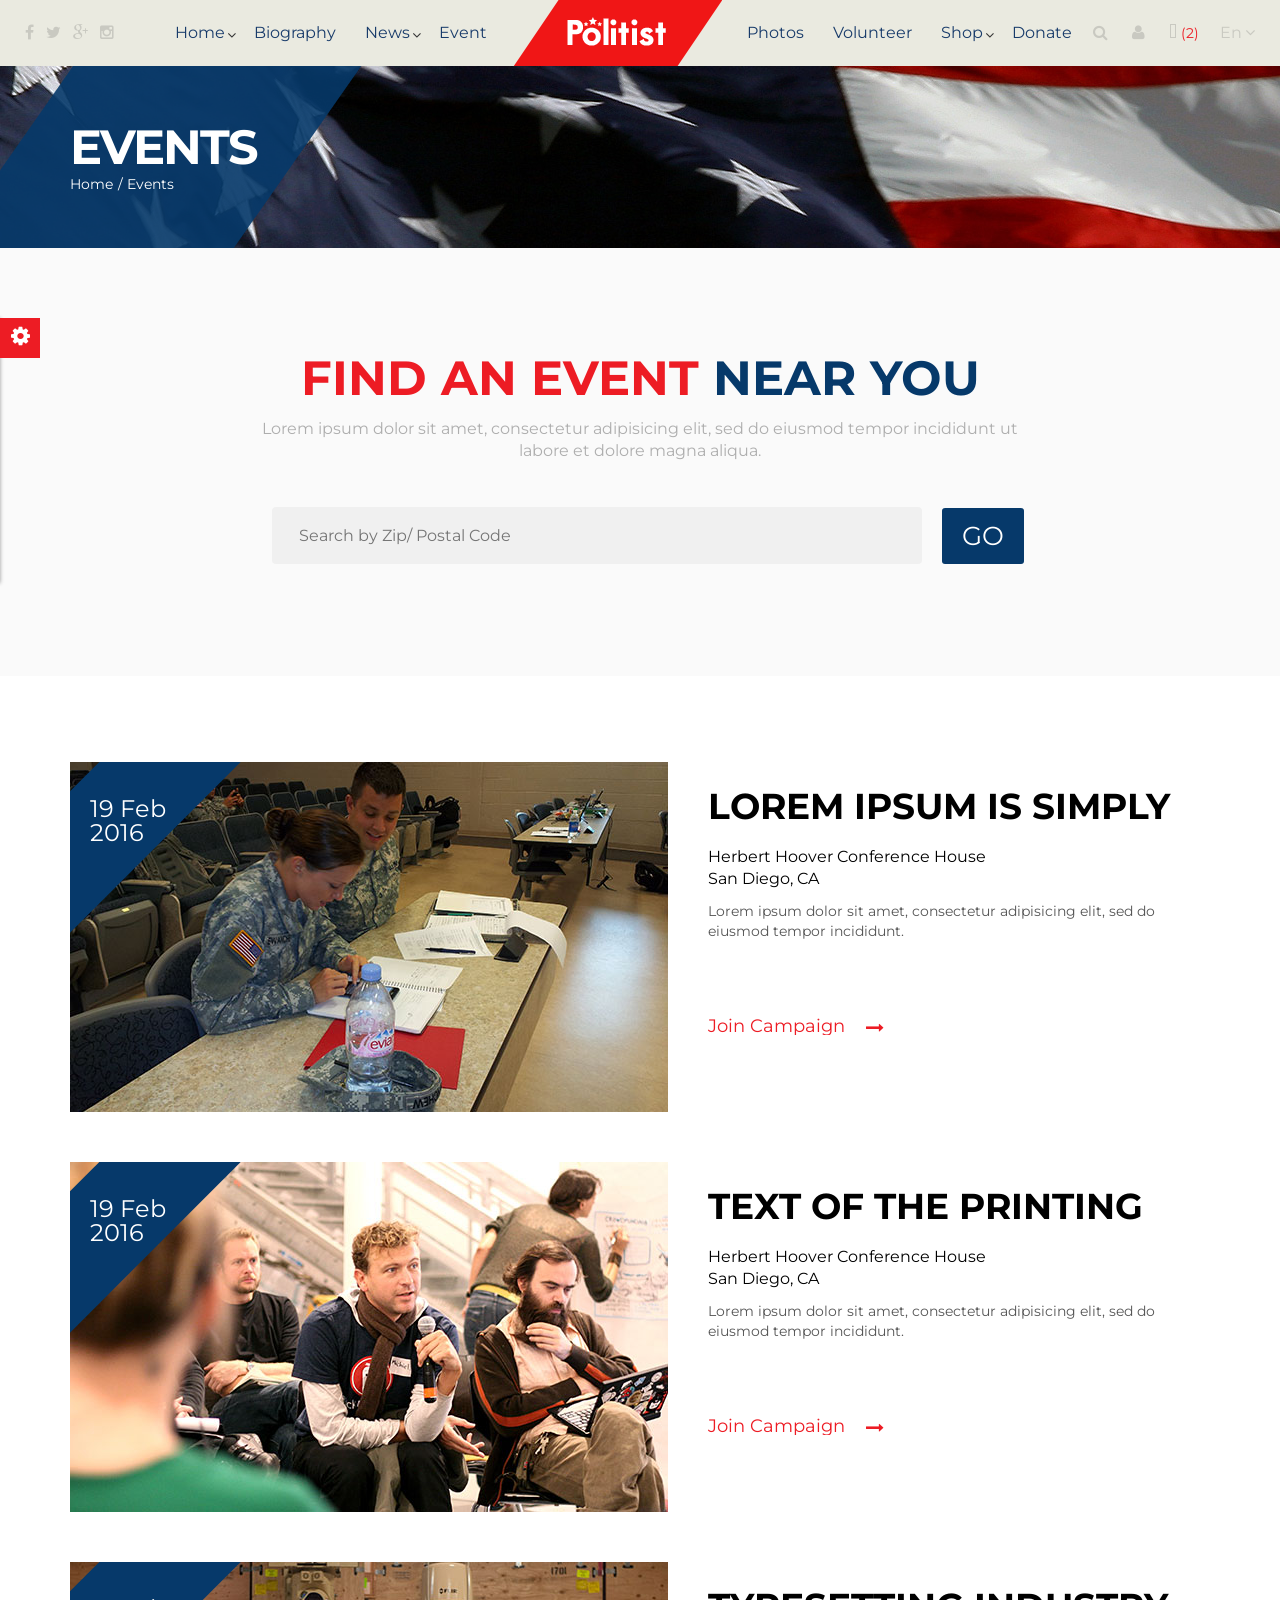
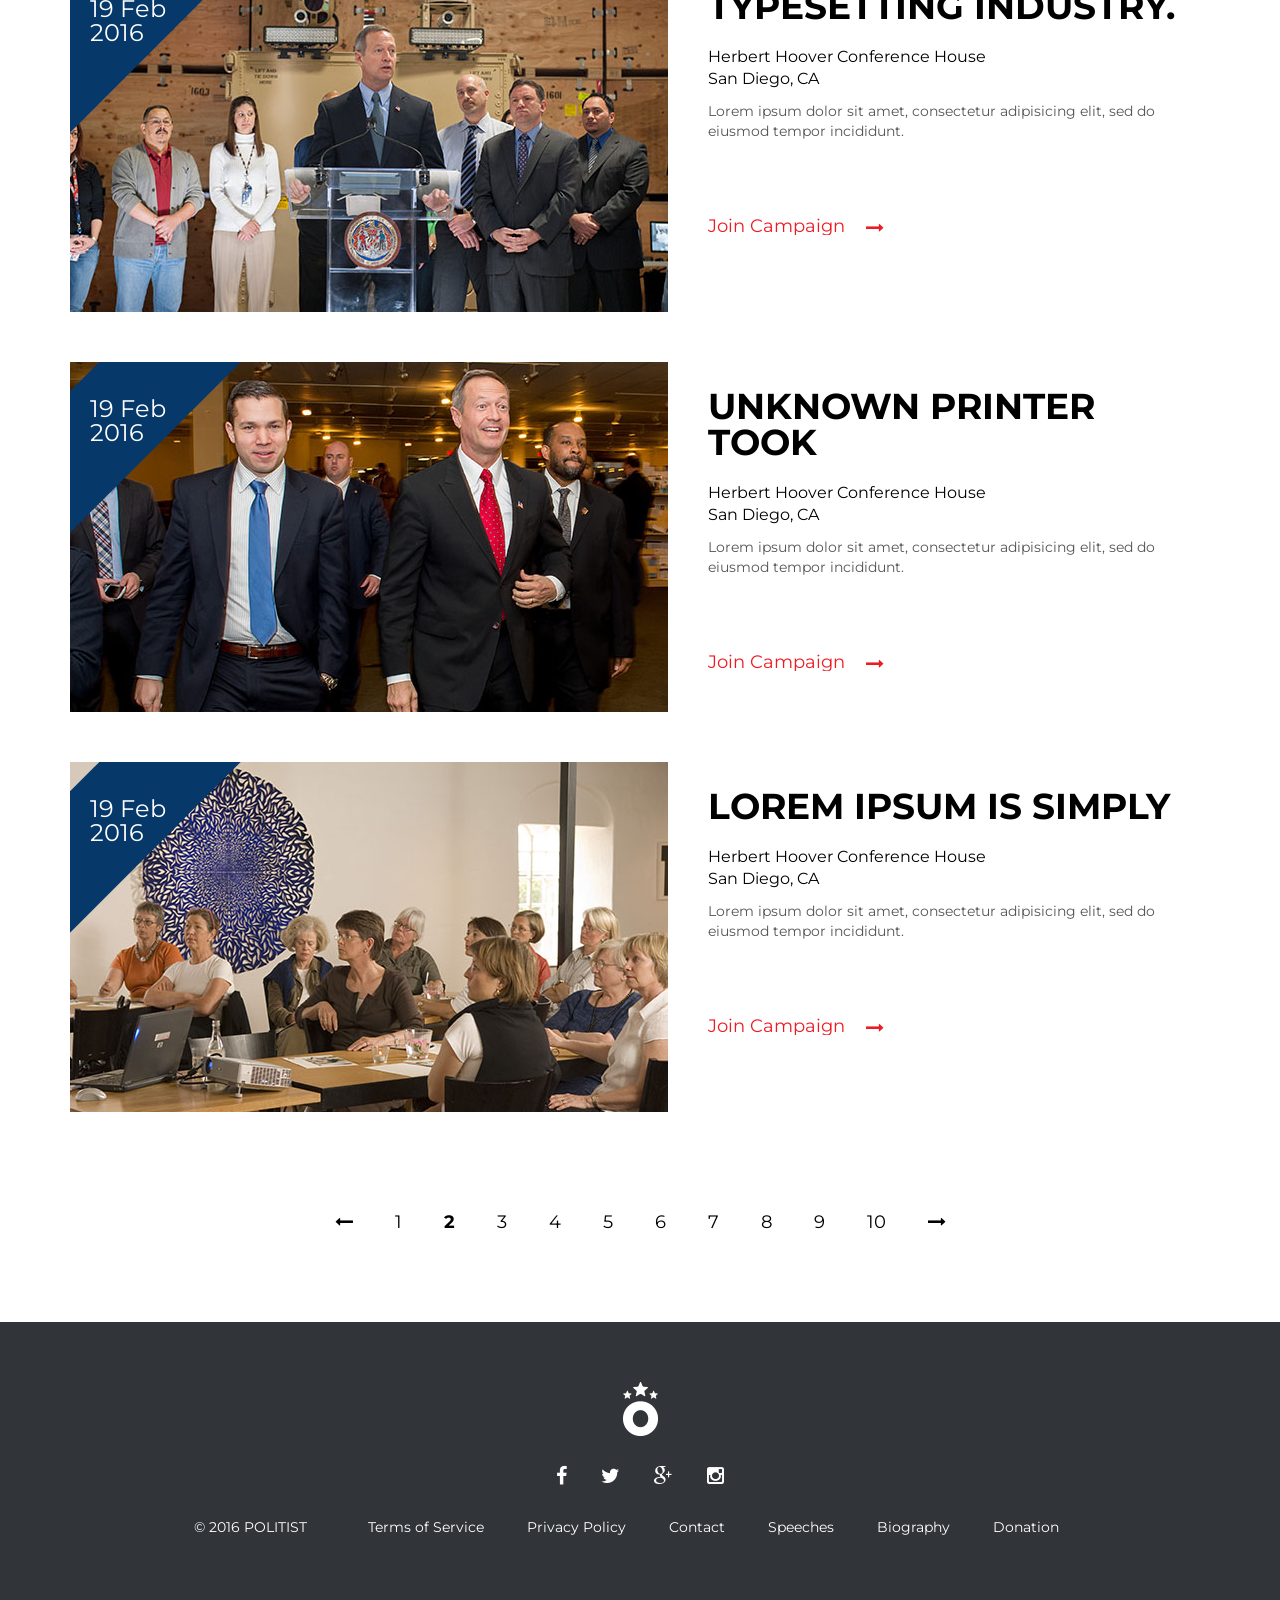
<file: src/main/resources/static/event.html>
﻿<!DOCTYPE html>
<html>
    <head>
        <title>Politist</title>
        <meta charset="UTF-8">
        <meta name="viewport" content="width=device-width, initial-scale=1.0">
        <meta name="description" content="">
        <meta name="author" content="Themeum">

        <!-- Include All Stylesheet -->
        <link rel="stylesheet" href="css/bootstrap.min.css">
        <link rel="stylesheet" href="css/font-awesome.min.css">
        <link rel="stylesheet" href="css/animate.css">
        <link rel="stylesheet" href="css/preset.css">
        <link rel="stylesheet" href="css/owl.carousel.css">
        <link rel="stylesheet" href="css/owl.theme.css">
        <link rel="stylesheet" href="css/magnific-popup.css">
        <link rel="stylesheet" href="css/style.css">
        <link rel="stylesheet" href="css/responsive.css">
        <link id="color-preset" rel="stylesheet" type="text/css" href="css/presets/preset1.css">
        <!-- Favicon Icon -->
        <link rel="icon"  type="image/png" href="images/favicon.png">
        <!-- Favicon Icon -->
        <!--[if lt IE 9]>
            <script src="js/html5shive.js"></script>
        <![endif]-->

    </head>
    <body>
        <!-- Colorpreset Area Start -->
        <div class="color-switcher">
            <a class="toggle-switch" href="#"><i class="fa fa-cog"></i></a>
            <div class="style-choose">
                <a href="#"  data-color="preset1"><img alt="Preset" src="images/colorpreset/preset1/preset1.png"></a>
                <a href="#"  data-color="preset2"><img alt="Preset" src="images/colorpreset/preset2/preset2.png"></a>
                <a href="#"  data-color="preset3"><img alt="Preset" src="images/colorpreset/preset3/preset3.png"></a>
                <a href="#"  data-color="preset4"><img alt="Preset" src="images/colorpreset/preset4/preset4.png"></a>
            </div>
        </div>
        <!-- Colorpreset Area End -->
        <!-- Header Area Start -->
        <header class="header-area">
            <ul class="social-icon pull-left">
                <li><a href="#"><i class="fa fa-facebook"></i></a></li>
                <li><a href="#"><i class="fa fa-twitter"></i></a></li>
                <li><a href="#"><i class="fa fa-google-plus"></i></a></li>
                <li><a href="#"><i class="fa fa-instagram"></i></a></li>
            </ul>
            <nav class="main-menu hidden-xs hidden-sm">
                <ul class="menu-left pull-left">
                    <li class="menu-has-children">
                        <a href="index.html">Home</a>
                        <ul>
                            <li><a href="index.html">Home 1</a></li>
                            <li><a href="index2.html">Home 2</a></li>
                            <li><a href="index3.html">Home 3</a></li>
                            <li class="child-has-children">
                                <a href="#">Home 4</a>
                                <ul>
                                    <li><a href="#">Sample Home 1</a></li>
                                    <li><a href="#">Sample Home 2</a></li>
                                    <li class="child-has-children">
                                        <a href="#">Sample Home 3</a>
                                        <ul>
                                            <li><a href="#">Extra Homepage 1</a></li>
                                            <li><a href="#">Extra Homepage 2</a></li>
                                            <li><a href="#">Extra Homepage 3</a></li>
                                        </ul>
                                    </li>
                                </ul>
                            </li>
                        </ul>
                    </li>
                    <li><a href="biography.html">Biography</a></li>
                    <li class="menu-has-children">
                        <a href="news.html">News</a>
                        <ul>
                            <li><a href="newsDetails.html">News Details</a></li>
                        </ul>
                    </li>
                    <li><a href="event.html">Event</a></li>
                </ul>
                <div class="pull-left logo-area">
                    <a href="index.html"><img src="images/home1/logo.png" alt="Logo"></a>
                </div>
                <ul class="menu-right pull-left">
                    <li><a href="photo.html">Photos</a></li>
                    <li><a href="volunteer.html">Volunteer</a></li>
                    <li class="menu-has-children">
                        <a href="shop.html">Shop</a>
                        <ul>
                            <li><a href="shopDetails.html">Shop Details</a></li>
                        </ul>
                    </li>
                    <li><a href="#">Donate</a></li> 
                </ul>
            </nav>
            <ul class="pull-right search-cart">
                <li><a href="#"><i class="fa fa-search"></i></a></li> 
                <li class="user-profile-menu">
                    <a href="profile.html"><i class="fa fa-user"></i></a>
                    <ul>
                        <li><a href="#">My Campaign</a></li>
                        <li><a href="#">Settings</a></li>
                        <li><a href="#">Sign Out</a></li>
                    </ul>
                </li>
                <li><a href="#"><i class="fa fa-shopping-basket"></i><span>(2)</span></a></li> 
                <li class="lang-select">
                    <a href="#">en<i class="fa fa-angle-down"></i></a>
                    <div id="language">
                        <a href="#">En</a>
                        <a href="#">Fr</a>
                        <a href="#">Br</a>
                    </div>
                </li> 
            </ul>
            <div class="clearfix"></div>
        </header>
        <div class="hidden-lg hidden-md" id="toggle-menu">
            <div class="pull-left logo-area">
                <a href="index.html"><img src="images/home1/logo.png" alt="Logo"></a>
            </div>
            <div class="mobile-menu-toggle pull-right">
                <a href="#"><i class="fa fa-bars"></i></a>
            </div>
            <div class="clearfix"></div>
            <nav class="mobile-menu pull-left hidden-lg hidden-md">
                <ul>
                    <li class="mobile-menu-has-children">
                        <a href="index.html">Home</a>
                        <ul>
                            <li><a href="index.html">Home 1</a></li>
                            <li><a href="index2.html">Home 2</a></li>
                            <li><a href="index3.html">Home 3</a></li>
                        </ul>
                    </li>
                    <li><a href="biography.html">Biography</a></li>
                    <li class="mobile-menu-has-children">
                        <a href="news.html">News</a>
                        <ul>
                            <li><a href="newsDetails.html">News Details</a></li>
                        </ul>
                    </li>
                    <li><a href="event.html">Event</a></li>
                    <li><a href="photo.html">Photos</a></li>
                    <li><a href="volunteer.html">Volunteer</a></li>
                    <li class="mobile-menu-has-children">
                        <a href="shop.html">Shop</a>
                        <ul>
                            <li><a href="shopDetails.html">Shop Details</a></li>
                        </ul>
                    </li>
                    <li><a href="#">Donate</a></li> 
                </ul>
            </nav>
        </div>
        <!-- Header Area End -->

        <!-- Breadcrumbs Area Start -->
        <section class="breadcrumbs-area">
            <div class="container">
                <div class="row">
                    <div class="col-md-12 col-xs-12">
                        <div class="bread-content text-left">
                            <h2>Events</h2>
                            <ul>
                                <li><a href="#">Home</a><span>/</span></li>
                                <li>Events</li>
                            </ul>
                        </div>
                    </div>
                </div>
            </div>
        </section>
        <!-- Breadcrumbs Area End -->

        <!-- Find Event Area Start -->
        <section class="find-event-area">
            <div class="container">
                <div class="row">
                    <div class="col-md-12 col-xs-12 text-center">
                        <div class="find-event-content">
                            <h2 class="section-title">Find an event <span>near you</span></h2>
                            <p class="section-subtitle">Lorem ipsum dolor sit amet, consectetur adipisicing elit, sed do eiusmod tempor incididunt ut <br>labore et dolore magna aliqua.</p>
                            <form class="find-event-form" method="post" action="#">
                                <input type="text" name="zipcode" placeholder="Search by Zip/ Postal Code">
                                <button type="submit">Go</button>
                            </form>
                        </div>
                    </div>
                </div>
            </div>
        </section>
        <!-- Find Event Area End -->

        <!-- Event Listing Area Start -->
        <section class="event-listing-area">
            <div class="container">
                <div class="row">
                    <div class="col-md-12 col-xs-12">
                        <div class="single-event">
                            <div class="media">
                                <div class="pull-left">
                                    <a href="#">
                                        <img src="images/event/post-thumb1.jpg" alt="">
                                        <div class="news-date">
                                            <p>19 Feb 2016</p>
                                        </div>
                                    </a>
                                </div>
                                <div class="media-body">
                                    <h4 class="media-heading"><a href="#">Lorem Ipsum is simply</a></h4>
                                    <h5>Herbert Hoover  Conference House <br>San Diego, CA</h5>
                                    <p>
                                        Lorem ipsum dolor sit amet, consectetur adipisicing elit, sed do eiusmod
                                        tempor incididunt.
                                    </p>
                                    <div class="clock"></div>
                                    <div class="event-link">
                                        <a href="#">Join Campaign <i class="fa fa-long-arrow-right"></i></a>
                                    </div>
                                </div>
                            </div>
                            <div class="clearfix"></div>
                        </div>
                        <div class="single-event">
                            <div class="media">
                                <div class="pull-left">
                                    <a href="#">
                                        <img src="images/event/post-thumb2.jpg" alt="">
                                        <div class="news-date">
                                            <p>19 Feb 2016</p>
                                        </div>
                                    </a>
                                </div>
                                <div class="media-body">
                                    <h4 class="media-heading"><a href="#">text of the printing</a></h4>
                                    <h5>Herbert Hoover  Conference House <br>San Diego, CA</h5>
                                    <p>
                                        Lorem ipsum dolor sit amet, consectetur adipisicing elit, sed do eiusmod
                                        tempor incididunt.
                                    </p>
                                    <div class="clock"></div>
                                    <div class="event-link">
                                        <a href="#">Join Campaign <i class="fa fa-long-arrow-right"></i></a>
                                    </div>
                                </div>
                            </div>
                            <div class="clearfix"></div>
                        </div>
                        <div class="single-event">
                            <div class="media">
                                <div class="pull-left">
                                    <a href="#">
                                        <img src="images/event/post-thumb3.jpg" alt="">
                                        <div class="news-date">
                                            <p>19 Feb 2016</p>
                                        </div>
                                    </a>
                                </div>
                                <div class="media-body">
                                    <h4 class="media-heading"><a href="#">typesetting industry. </a></h4>
                                    <h5>Herbert Hoover  Conference House <br>San Diego, CA</h5>
                                    <p>
                                        Lorem ipsum dolor sit amet, consectetur adipisicing elit, sed do eiusmod
                                        tempor incididunt.
                                    </p>
                                    <div class="clock"></div>
                                    <div class="event-link">
                                        <a href="#">Join Campaign <i class="fa fa-long-arrow-right"></i></a>
                                    </div>
                                </div>
                            </div>
                            <div class="clearfix"></div>
                        </div>
                        <div class="single-event">
                            <div class="media">
                                <div class="pull-left">
                                    <a href="#">
                                        <img src="images/event/post-thumb4.jpg" alt="">
                                        <div class="news-date">
                                            <p>19 Feb 2016</p>
                                        </div>
                                    </a>
                                </div>
                                <div class="media-body">
                                    <h4 class="media-heading"><a href="#">unknown printer took</a></h4>
                                    <h5>Herbert Hoover  Conference House <br>San Diego, CA</h5>
                                    <p>
                                        Lorem ipsum dolor sit amet, consectetur adipisicing elit, sed do eiusmod
                                        tempor incididunt.
                                    </p>
                                    <div class="clock"></div>
                                    <div class="event-link">
                                        <a href="#">Join Campaign <i class="fa fa-long-arrow-right"></i></a>
                                    </div>
                                </div>
                            </div>
                            <div class="clearfix"></div>
                        </div>
                        <div class="single-event">
                            <div class="media">
                                <div class="pull-left">
                                    <a href="#">
                                        <img src="images/event/post-thumb5.jpg" alt="">
                                        <div class="news-date">
                                            <p>19 Feb 2016</p>
                                        </div>
                                    </a>
                                </div>
                                <div class="media-body">
                                    <h4 class="media-heading"><a href="#">Lorem Ipsum is simply </a></h4>
                                    <h5>Herbert Hoover  Conference House <br>San Diego, CA</h5>
                                    <p>
                                        Lorem ipsum dolor sit amet, consectetur adipisicing elit, sed do eiusmod
                                        tempor incididunt.
                                    </p>
                                    <div class="clock"></div>
                                    <div class="event-link">
                                        <a href="#">Join Campaign <i class="fa fa-long-arrow-right"></i></a>
                                    </div>
                                </div>
                            </div>
                            <div class="clearfix"></div>
                        </div>
                        <ul class="paginations text-center">
                            <li>
                                <a href="#"><i class="fa fa-long-arrow-left"></i></a>
                            </li>
                            <li>
                                <a href="#">1</a>
                            </li>
                            <li class="active">
                                <a href="#">2</a>
                            </li>
                            <li>
                                <a href="#">3</a>
                            </li>
                            <li>
                                <a href="#">4</a>
                            </li>
                            <li>
                                <a href="#">5</a>
                            </li>
                            <li>
                                <a href="#">6</a>
                            </li>
                            <li>
                                <a href="#">7</a>
                            </li>
                            <li>
                                <a href="#">8</a>
                            </li>
                            <li>
                                <a href="#">9</a>
                            </li>
                            <li>
                                <a href="#">10</a>
                            </li>
                            <li>
                                <a href="#"><i class="fa fa-long-arrow-right"></i></a>
                            </li>
                        </ul>
                    </div>
                </div>
            </div>
        </section>
        <!-- Event Listing Area End -->

        <!-- Footer Area Start -->
        <footer class="footer-two-area">
            <div class="container">
                <div class="row">
                    <div class="col-md-12 col-xs-12 text-center">
                        <div class="footer-logo">
                            <a href="index.html"><img src="images/home2/footerLogo.png" alt=""></a>
                        </div>
                        <ul class="social-icon text-center">
                            <li><a class="facebook" href="#"><i class="fa fa-facebook"></i></a></li>
                            <li><a class="twitter" href="#"><i class="fa fa-twitter"></i></a></li>
                            <li><a class="gplus" href="#"><i class="fa fa-google-plus"></i></a></li>
                            <li><a class="instagram" href="#"><i class="fa fa-instagram"></i></a></li>
                            <!-- Extra Social Icon
                                <li><a href="#" class="youtube"><i class="fa fa-youtube"></i></a></li>
                                <li><a href="#" class="dribble"><i class="fa fa-dribbble"></i></a></li>
                                <li><a href="#" class="linkedin"><i class="fa fa-linkedin"></i></a></li>
                                <li><a href="#" class="pinterest"><i class="fa fa-pinterest"></i></a></li>
                                <li><a href="#" class="behance"><i class="fa fa-behance"></i></a></li>
                                <li><a href="#" class="flickr"><i class="fa fa-flickr"></i></a></li>
                                <li><a href="#" class="vk"><i class="fa fa-vk"></i></a></li>
                                <li><a href="#" class="skype"><i class="fa fa-skype"></i></a></li>
                                <li><a href="#" class="envelope"><i class="fa fa-envelope"></i></a></li>
                            -->
                        </ul>
                    </div>
                </div>
                <div class="row">
                    <div class="col-md-2 col-md-offset-1 col-xs-12 text-center">
                        <p class="copy-right">&copy; 2016 politist </p>
                    </div>
                    <div class="col-md-9 col-xs-12 text-left">
                        <ul class="footer-menu">
                            <li><a href="#">Terms of Service</a></li>
                            <li><a href="#">Privacy Policy</a></li>
                            <li><a href="#">Contact</a></li>
                            <li><a href="#">Speeches</a></li>
                            <li><a href="#">Biography</a></li>
                            <li><a href="#">Donation</a></li>
                        </ul>
                    </div>
                </div>
            </div>
        </footer>
        <!-- Footer Area End -->
        <!-- Include All JavaScript -->
        <script src="js/jquery.min.js"></script>
        <script src="js/jquery.appear.js"></script>
        <script src="js/bootstrap.min.js"></script>
        <script src="js/owl.carousel.min.js"></script>
        <script src="js/jquery.magnific-popup.min.js"></script>
        <script src="js/jquery.countdown.min.js"></script>
        <script src="js/main.js"></script>
    </body>
</html>
</file>
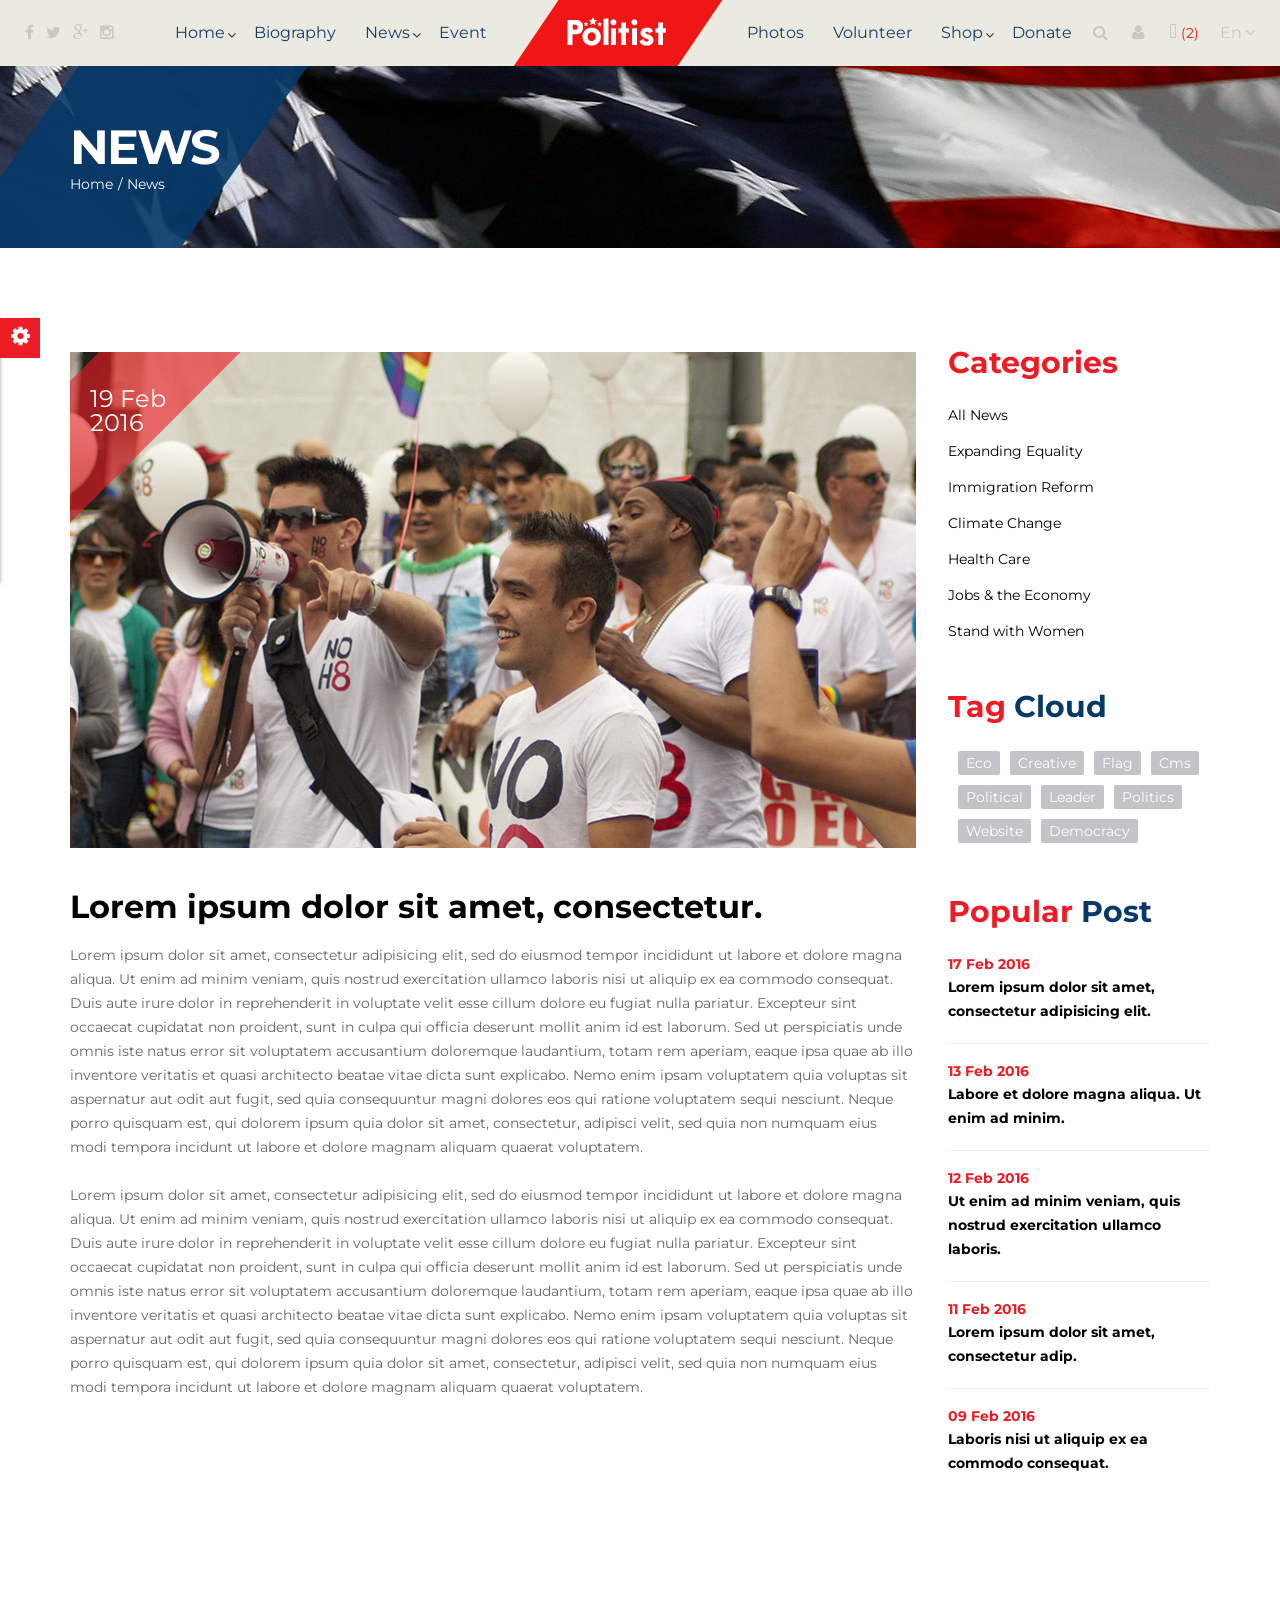
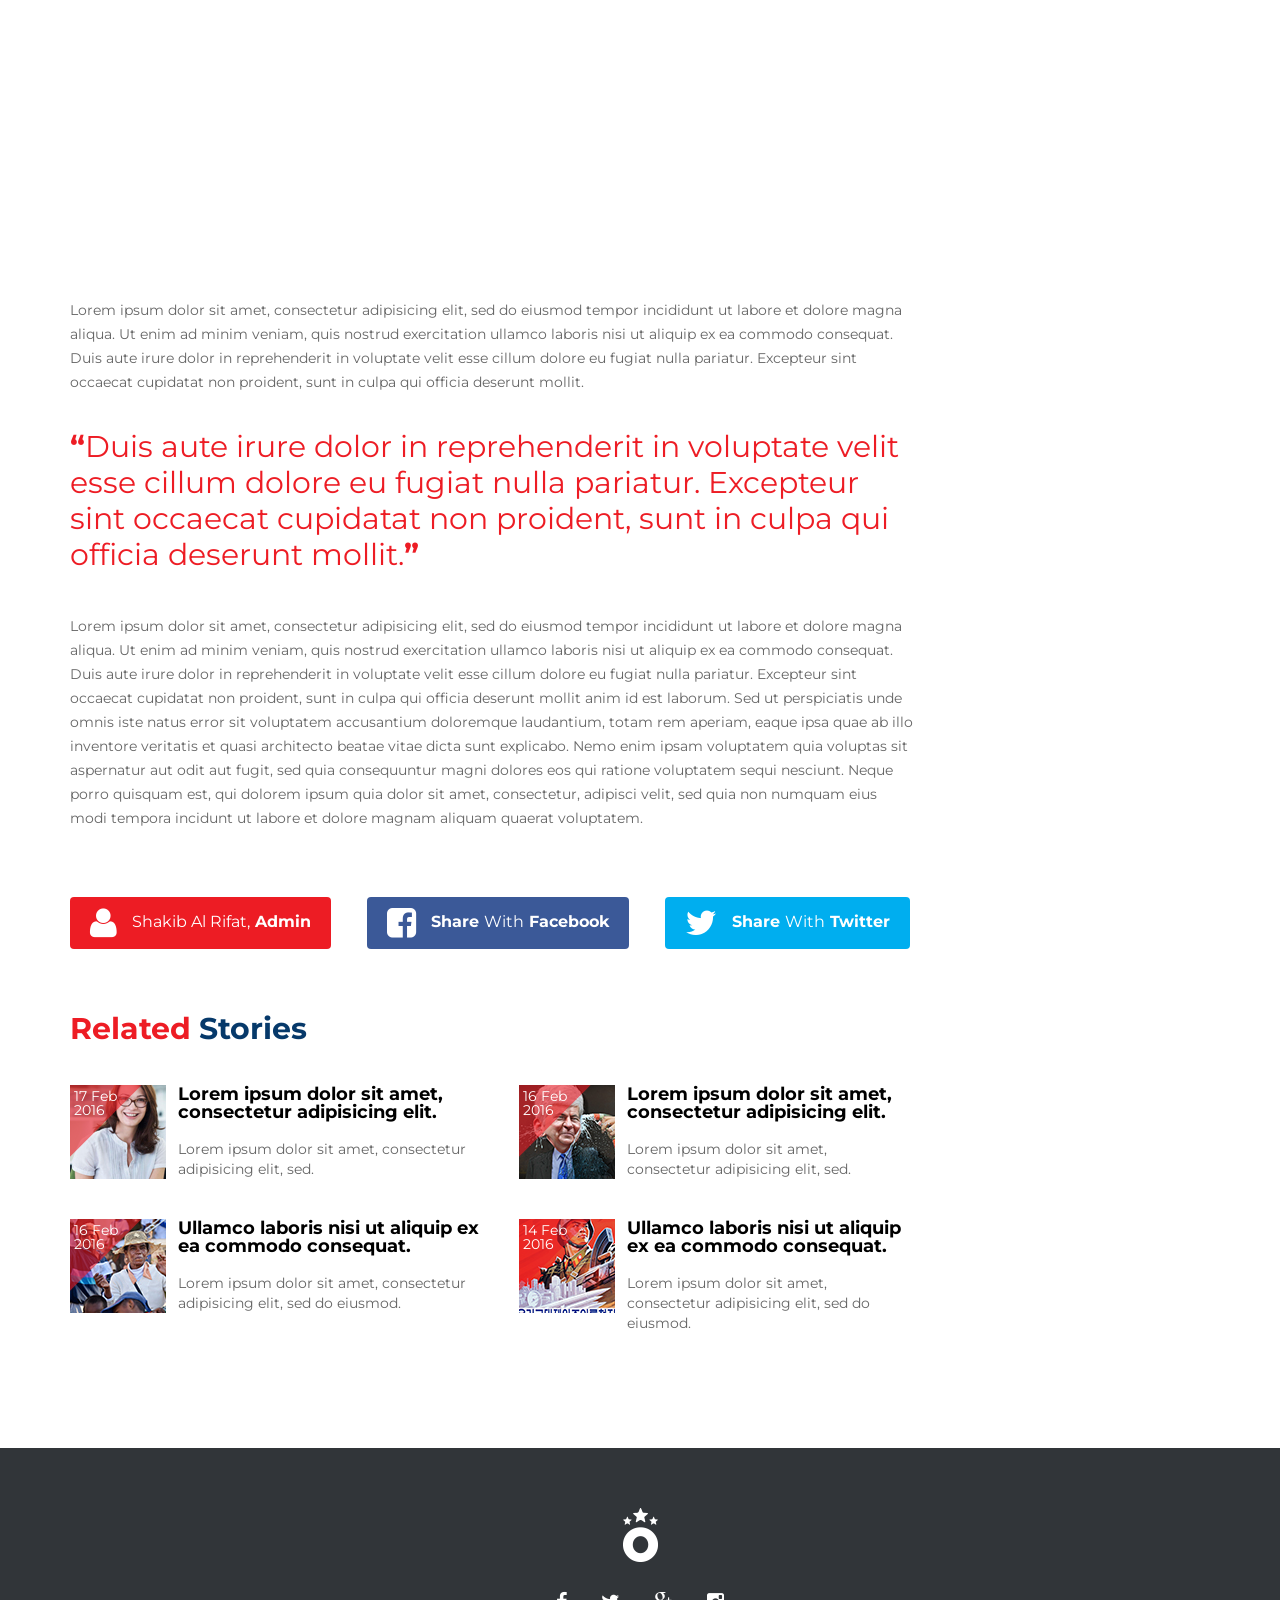
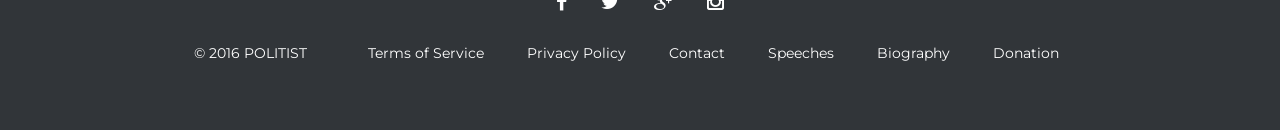
<file: src/main/resources/static/newsDetails.html>
﻿<!DOCTYPE html>
<html>
    <head>
        <title>Politist</title>
        <meta charset="UTF-8">
        <meta name="viewport" content="width=device-width, initial-scale=1.0">
        <meta name="description" content="">
        <meta name="author" content="Themeum">

        <!-- Include All Stylesheet -->
        <link rel="stylesheet" href="css/bootstrap.min.css">
        <link rel="stylesheet" href="css/font-awesome.min.css">
        <link rel="stylesheet" href="css/animate.css">
        <link rel="stylesheet" href="css/preset.css">
        <link rel="stylesheet" href="css/owl.carousel.css">
        <link rel="stylesheet" href="css/owl.theme.css">
        <link rel="stylesheet" href="css/magnific-popup.css">
        <link rel="stylesheet" href="css/style.css">
        <link rel="stylesheet" href="css/responsive.css">
        <link id="color-preset" rel="stylesheet" type="text/css" href="css/presets/preset1.css">
        <!-- Favicon Icon -->
        <link rel="icon"  type="image/png" href="images/favicon.png">
        <!-- Favicon Icon -->
        <!--[if lt IE 9]>
            <script src="js/html5shive.js"></script>
        <![endif]-->

    </head>
    <body>
        <!-- Colorpreset Area Start -->
        <div class="color-switcher">
            <a class="toggle-switch" href="#"><i class="fa fa-cog"></i></a>
            <div class="style-choose">
                <a href="#"  data-color="preset1"><img alt="Preset" src="images/colorpreset/preset1/preset1.png"></a>
                <a href="#"  data-color="preset2"><img alt="Preset" src="images/colorpreset/preset2/preset2.png"></a>
                <a href="#"  data-color="preset3"><img alt="Preset" src="images/colorpreset/preset3/preset3.png"></a>
                <a href="#"  data-color="preset4"><img alt="Preset" src="images/colorpreset/preset4/preset4.png"></a>
            </div>
        </div>
        <!-- Colorpreset Area End -->
        <!-- Header Area Start -->
        <header class="header-area">
            <ul class="social-icon pull-left">
                <li><a href="#"><i class="fa fa-facebook"></i></a></li>
                <li><a href="#"><i class="fa fa-twitter"></i></a></li>
                <li><a href="#"><i class="fa fa-google-plus"></i></a></li>
                <li><a href="#"><i class="fa fa-instagram"></i></a></li>
            </ul>
            <nav class="main-menu hidden-xs hidden-sm">
                <ul class="menu-left pull-left">
                    <li class="menu-has-children">
                        <a href="index.html">Home</a>
                        <ul>
                            <li><a href="index.html">Home 1</a></li>
                            <li><a href="index2.html">Home 2</a></li>
                            <li><a href="index3.html">Home 3</a></li>
                            <li class="child-has-children">
                                <a href="#">Home 4</a>
                                <ul>
                                    <li><a href="#">Sample Home 1</a></li>
                                    <li><a href="#">Sample Home 2</a></li>
                                    <li class="child-has-children">
                                        <a href="#">Sample Home 3</a>
                                        <ul>
                                            <li><a href="#">Extra Homepage 1</a></li>
                                            <li><a href="#">Extra Homepage 2</a></li>
                                            <li><a href="#">Extra Homepage 3</a></li>
                                        </ul>
                                    </li>
                                </ul>
                            </li>
                        </ul>
                    </li>
                    <li><a href="biography.html">Biography</a></li>
                    <li class="menu-has-children">
                        <a href="news.html">News</a>
                        <ul>
                            <li><a href="newsDetails.html">News Details</a></li>
                        </ul>
                    </li>
                    <li><a href="event.html">Event</a></li>
                </ul>
                <div class="pull-left logo-area">
                    <a href="index.html"><img src="images/home1/logo.png" alt="Logo"></a>
                </div>
                <ul class="menu-right pull-left">
                    <li><a href="photo.html">Photos</a></li>
                    <li><a href="volunteer.html">Volunteer</a></li>
                    <li class="menu-has-children">
                        <a href="shop.html">Shop</a>
                        <ul>
                            <li><a href="shopDetails.html">Shop Details</a></li>
                        </ul>
                    </li>
                    <li><a href="#">Donate</a></li> 
                </ul>
            </nav>
            <ul class="pull-right search-cart">
                <li><a href="#"><i class="fa fa-search"></i></a></li> 
                <li class="user-profile-menu">
                    <a href="profile.html"><i class="fa fa-user"></i></a>
                    <ul>
                        <li><a href="#">My Campaign</a></li>
                        <li><a href="#">Settings</a></li>
                        <li><a href="#">Sign Out</a></li>
                    </ul>
                </li>
                <li><a href="#"><i class="fa fa-shopping-basket"></i><span>(2)</span></a></li> 
                <li class="lang-select">
                    <a href="#">en<i class="fa fa-angle-down"></i></a>
                    <div id="language">
                        <a href="#">En</a>
                        <a href="#">Fr</a>
                        <a href="#">Br</a>
                    </div>
                </li> 
            </ul>
            <div class="clearfix"></div>
        </header>
        <div class="hidden-lg hidden-md" id="toggle-menu">
            <div class="pull-left logo-area">
                <a href="index.html"><img src="images/home1/logo.png" alt="Logo"></a>
            </div>
            <div class="mobile-menu-toggle pull-right">
                <a href="#"><i class="fa fa-bars"></i></a>
            </div>
            <div class="clearfix"></div>
            <nav class="mobile-menu pull-left hidden-lg hidden-md">
                <ul>
                    <li class="mobile-menu-has-children">
                        <a href="index.html">Home</a>
                        <ul>
                            <li><a href="index.html">Home 1</a></li>
                            <li><a href="index2.html">Home 2</a></li>
                            <li><a href="index3.html">Home 3</a></li>
                        </ul>
                    </li>
                    <li><a href="biography.html">Biography</a></li>
                    <li class="mobile-menu-has-children">
                        <a href="news.html">News</a>
                        <ul>
                            <li><a href="newsDetails.html">News Details</a></li>
                        </ul>
                    </li>
                    <li><a href="event.html">Event</a></li>
                    <li><a href="photo.html">Photos</a></li>
                    <li><a href="volunteer.html">Volunteer</a></li>
                    <li class="mobile-menu-has-children">
                        <a href="shop.html">Shop</a>
                        <ul>
                            <li><a href="shopDetails.html">Shop Details</a></li>
                        </ul>
                    </li>
                    <li><a href="#">Donate</a></li> 
                </ul>
            </nav>
        </div>
        <!-- Header Area End -->

        <!-- Breadcrumbs Area Start -->
        <section class="breadcrumbs-area">
            <div class="container">
                <div class="row">
                    <div class="col-md-12 col-xs-12">
                        <div class="bread-content text-left">
                            <h2>News</h2>
                            <ul>
                                <li><a href="#">Home</a><span>/</span></li>
                                <li>News</li>
                            </ul>
                        </div>
                    </div>
                </div>
            </div>
        </section>
        <!-- Breadcrumbs Area End -->

        <!-- News Area Start -->
        <section class="single-singe-area">
            <div class="container">
                <div class="row">
                    <div class="col-md-9 col-xs-12 text-left col-sm-8">
                        <div class="post-contents">
                            <div class="news-img">
                                <div class="news-date">
                                    <p>19 Feb 2016</p>
                                </div>
                                <img src="images/news/news-thumb1.jpg" alt="">
                            </div>
                            <article class="post-details">
                                <h3>Lorem ipsum dolor sit amet, consectetur.</h3>
                                <p>
                                    Lorem ipsum dolor sit amet, consectetur adipisicing elit, sed do eiusmod tempor 
                                    incididunt ut labore et dolore magna aliqua. Ut enim ad minim veniam, quis nostrud 
                                    exercitation ullamco laboris nisi ut aliquip ex ea commodo consequat. Duis aute irure 
                                    dolor in reprehenderit in voluptate velit esse cillum dolore eu fugiat nulla pariatur.
                                    Excepteur sint occaecat cupidatat non proident, sunt in culpa qui officia deserunt 
                                    mollit anim id est laborum. Sed ut perspiciatis unde omnis iste natus error sit 
                                    voluptatem accusantium doloremque laudantium, totam rem aperiam, eaque ipsa quae ab 
                                    illo inventore veritatis et quasi architecto beatae vitae dicta sunt explicabo. 
                                    Nemo enim ipsam voluptatem quia voluptas sit aspernatur aut odit aut fugit, sed quia 
                                    consequuntur magni dolores eos qui ratione voluptatem sequi nesciunt. Neque porro 
                                    quisquam est, qui dolorem ipsum quia dolor sit amet, consectetur, adipisci velit, sed 
                                    quia non numquam eius modi tempora incidunt ut labore et dolore magnam aliquam quaerat
                                    voluptatem.
                                </p>
                                <p>
                                    Lorem ipsum dolor sit amet, consectetur adipisicing elit, sed do eiusmod tempor 
                                    incididunt ut labore et dolore magna aliqua. Ut enim ad minim veniam, quis nostrud 
                                    exercitation ullamco laboris nisi ut aliquip ex ea commodo consequat. Duis aute irure
                                    dolor in reprehenderit in voluptate velit esse cillum dolore eu fugiat nulla pariatur.
                                    Excepteur sint occaecat cupidatat non proident, sunt in culpa qui officia deserunt 
                                    mollit anim id est laborum. Sed ut perspiciatis unde omnis iste natus error sit 
                                    voluptatem accusantium doloremque laudantium, totam rem aperiam, eaque ipsa quae ab 
                                    illo inventore veritatis et quasi architecto beatae vitae dicta sunt explicabo. Nemo 
                                    enim ipsam voluptatem quia voluptas sit aspernatur aut odit aut fugit, sed quia 
                                    consequuntur magni dolores eos qui ratione voluptatem sequi nesciunt. Neque porro 
                                    quisquam est, qui dolorem ipsum quia dolor sit amet, consectetur, adipisci velit, 
                                    sed quia non numquam eius modi tempora incidunt ut labore et dolore magnam aliquam 
                                    quaerat voluptatem.
                                </p>
                            </article>
                            <div class="video-post">
                                <iframe src="https://www.youtube.com/embed/lrk4oY7UxpQ" allowfullscreen></iframe>
                                <div class="clearfix"></div>
                            </div>
                            <article class="post-details">
                                <p>
                                    Lorem ipsum dolor sit amet, consectetur adipisicing elit, sed do eiusmod tempor 
                                    incididunt ut labore et dolore magna aliqua. Ut enim ad minim veniam, quis nostrud 
                                    exercitation ullamco laboris nisi ut aliquip ex ea commodo consequat. Duis aute irure 
                                    dolor in reprehenderit in voluptate velit esse cillum dolore eu fugiat nulla pariatur. 
                                    Excepteur sint occaecat cupidatat non proident, sunt in culpa qui officia deserunt mollit.
                                </p>
                                <blockquote>
                                    <span>“</span>Duis aute irure dolor in reprehenderit in voluptate velit esse cillum dolore eu fugiat
                                    nulla pariatur. Excepteur sint occaecat cupidatat non proident, sunt in culpa qui 
                                    officia deserunt mollit.<span>”</span>
                                </blockquote>
                                <p>
                                    Lorem ipsum dolor sit amet, consectetur adipisicing elit, sed do eiusmod tempor 
                                    incididunt ut labore et dolore magna aliqua. Ut enim ad minim veniam, quis nostrud 
                                    exercitation ullamco laboris nisi ut aliquip ex ea commodo consequat. Duis aute irure
                                    dolor in reprehenderit in voluptate velit esse cillum dolore eu fugiat nulla pariatur. 
                                    Excepteur sint occaecat cupidatat non proident, sunt in culpa qui officia deserunt 
                                    mollit anim id est laborum. Sed ut perspiciatis unde omnis iste natus error sit 
                                    voluptatem accusantium doloremque laudantium, totam rem aperiam, eaque ipsa quae ab
                                    illo inventore veritatis et quasi architecto beatae vitae dicta sunt explicabo. Nemo 
                                    enim ipsam voluptatem quia voluptas sit aspernatur aut odit aut fugit, sed quia 
                                    consequuntur magni dolores eos qui ratione voluptatem sequi nesciunt. Neque porro 
                                    quisquam est, qui dolorem ipsum quia dolor sit amet, consectetur, adipisci velit, 
                                    sed quia non numquam eius modi tempora incidunt ut labore et dolore magnam aliquam 
                                    quaerat voluptatem.
                                </p>
                            </article>
                            <div class="button-with-icon">
                                <a href="#" class="filled-button user">
                                    <i class="fa fa-user"></i>
                                    <b><span>Shakib Al Rifat,</span> Admin</b>
                                </a>
                                <a href="#" class="filled-button facebook">
                                    <i class="fa fa-facebook-square"></i>
                                    <b>Share <span>with</span> Facebook</b>
                                </a>
                                <a href="#" class="filled-button twitter">
                                    <i class="fa fa-twitter"></i>
                                    <b>Share <span>with</span> Twitter</b>
                                </a>
                            </div>
                        </div>
                        <div class="related-post">
                            <h2 class="section-title">Related <span>Stories</span></h2>
                            <div class="related-post-left pull-left">
                                <div class="thumbnail-news">
                                    <div class="news-img pull-left">
                                        <div class="news-date">
                                            <p>17 Feb 2016</p>
                                        </div>
                                        <img src="images/home1/news2.jpg" alt="">
                                    </div>
                                    <div class="small-news pull-left">
                                        <h4><a href="#">Lorem ipsum dolor sit amet, consectetur adipisicing elit.</a></h4>
                                        <p>Lorem ipsum dolor sit amet, consectetur adipisicing elit, sed.</p>
                                    </div>
                                    <div class="clearfix"></div>
                                </div>
                                <div class="thumbnail-news">
                                    <div class="news-img pull-left">
                                        <div class="news-date">
                                            <p>16 Feb 2016</p>
                                        </div>
                                        <img src="images/home1/news3.jpg" alt="">
                                    </div>
                                    <div class="small-news pull-left">
                                        <h4><a href="#">Ullamco laboris nisi ut aliquip ex ea commodo consequat.</a></h4>
                                        <p>Lorem ipsum dolor sit amet, consectetur adipisicing elit, sed do eiusmod.</p>
                                    </div>
                                    <div class="clearfix"></div>
                                </div>
                            </div>
                            <div class="related-post-right pull-right">
                                <div class="thumbnail-news">
                                    <div class="news-img pull-left">
                                        <div class="news-date">
                                            <p>16 Feb 2016</p>
                                        </div>
                                        <img src="images/home1/news4.jpg" alt="">
                                    </div>
                                    <div class="small-news pull-left">
                                        <h4><a href="#">Lorem ipsum dolor sit amet, consectetur adipisicing elit.</a></h4>
                                        <p>Lorem ipsum dolor sit amet, consectetur adipisicing elit, sed.</p>
                                    </div>
                                    <div class="clearfix"></div>
                                </div>
                                <div class="thumbnail-news">
                                    <div class="news-img pull-left">
                                        <div class="news-date">
                                            <p>14 Feb 2016</p>
                                        </div>
                                        <img src="images/home1/news5.jpg" alt="">
                                    </div>
                                    <div class="small-news pull-left">
                                        <h4><a href="#">Ullamco laboris nisi ut aliquip ex ea commodo consequat.</a></h4>
                                        <p>Lorem ipsum dolor sit amet, consectetur adipisicing elit, sed do eiusmod.</p>
                                    </div>
                                    <div class="clearfix"></div>
                                </div>
                            </div>
                            <div class="clearfix"></div>
                        </div>
                    </div>
                    <div class="col-md-3 col-xs-12 text-left col-sm-4">
                        <aside class="widget">
                            <h3 class="widget-title">Categories</h3>
                            <ul>
                                <li><a href="#">All News</a></li>
                                <li><a href="#">Expanding Equality</a></li>
                                <li><a href="#">Immigration Reform</a></li>
                                <li><a href="#">Climate Change</a></li>
                                <li><a href="#">Health Care</a></li>
                                <li><a href="#">Jobs & the Economy</a></li>
                                <li><a href="#">Stand with Women</a></li>
                            </ul>
                        </aside>
                        <aside class="widget tag-cloud">
                            <h3 class="widget-title">Tag <span>Cloud</span></h3>
                            <a href="#" class="tags">Eco</a>
                            <a href="#" class="tags">Creative</a>
                            <a href="#" class="tags">Flag</a>
                            <a href="#" class="tags">Cms</a>
                            <a href="#" class="tags">Political</a>
                            <a href="#" class="tags">Leader</a>
                            <a href="#" class="tags">Politics</a>
                            <a href="#" class="tags">Website</a>
                            <a href="#" class="tags">Democracy</a>
                        </aside>
                        <aside class="widget">
                            <h3 class="widget-title">Popular <span>Post</span></h3>
                            <article class="widget-post">
                                <h5>17 Feb 2016</h5>
                                <a href="newsDetails.html">Lorem ipsum dolor sit amet, consectetur adipisicing elit.</a>
                            </article>
                            <article class="widget-post">
                                <h5>13 Feb 2016</h5>
                                <a href="newsDetails.html">Labore et dolore magna aliqua. Ut enim ad minim.</a>
                            </article>
                            <article class="widget-post">
                                <h5>12 Feb 2016</h5>
                                <a href="newsDetails.html">Ut enim ad minim veniam, quis nostrud exercitation ullamco laboris.</a>
                            </article>
                            <article class="widget-post">
                                <h5>11 Feb 2016</h5>
                                <a href="newsDetails.html">Lorem ipsum dolor sit amet, consectetur adip.</a>
                            </article>
                            <article class="widget-post">
                                <h5>09 Feb 2016</h5>
                                <a href="newsDetails.html">Laboris nisi ut aliquip ex ea commodo consequat.</a>
                            </article>
                        </aside>
                    </div>
                </div>
            </div>
        </section>
        <!-- News Area End -->

        <!-- Footer Area Start -->
        <footer class="footer-two-area">
            <div class="container">
                <div class="row">
                    <div class="col-md-12 col-xs-12 text-center">
                        <div class="footer-logo">
                            <a href="index.html"><img src="images/home2/footerLogo.png" alt=""></a>
                        </div>
                        <ul class="social-icon text-center">
                            <li><a class="facebook" href="#"><i class="fa fa-facebook"></i></a></li>
                            <li><a class="twitter" href="#"><i class="fa fa-twitter"></i></a></li>
                            <li><a class="gplus" href="#"><i class="fa fa-google-plus"></i></a></li>
                            <li><a class="instagram" href="#"><i class="fa fa-instagram"></i></a></li>
                            <!-- Extra Social Icon
                                <li><a href="#" class="youtube"><i class="fa fa-youtube"></i></a></li>
                                <li><a href="#" class="dribble"><i class="fa fa-dribbble"></i></a></li>
                                <li><a href="#" class="linkedin"><i class="fa fa-linkedin"></i></a></li>
                                <li><a href="#" class="pinterest"><i class="fa fa-pinterest"></i></a></li>
                                <li><a href="#" class="behance"><i class="fa fa-behance"></i></a></li>
                                <li><a href="#" class="flickr"><i class="fa fa-flickr"></i></a></li>
                                <li><a href="#" class="vk"><i class="fa fa-vk"></i></a></li>
                                <li><a href="#" class="skype"><i class="fa fa-skype"></i></a></li>
                                <li><a href="#" class="envelope"><i class="fa fa-envelope"></i></a></li>
                            -->
                        </ul>
                    </div>
                </div>
                <div class="row">
                    <div class="col-md-2 col-md-offset-1 col-xs-12 text-center">
                        <p class="copy-right">&copy; 2016 politist </p>
                    </div>
                    <div class="col-md-9 col-xs-12 text-left">
                        <ul class="footer-menu">
                            <li><a href="#">Terms of Service</a></li>
                            <li><a href="#">Privacy Policy</a></li>
                            <li><a href="#">Contact</a></li>
                            <li><a href="#">Speeches</a></li>
                            <li><a href="#">Biography</a></li>
                            <li><a href="#">Donation</a></li>
                        </ul>
                    </div>
                </div>
            </div>
        </footer>
        <!-- Footer Area End -->
        <!-- Include All JavaScript -->
        <script src="js/jquery.min.js"></script>
        <script src="js/jquery.appear.js"></script>
        <script src="js/bootstrap.min.js"></script>
        <script src="js/owl.carousel.min.js"></script>
        <script src="js/jquery.magnific-popup.min.js"></script>
        <script src="js/jquery.countdown.min.js"></script>
        <script src="js/main.js"></script>
    </body>
</html>
</file>
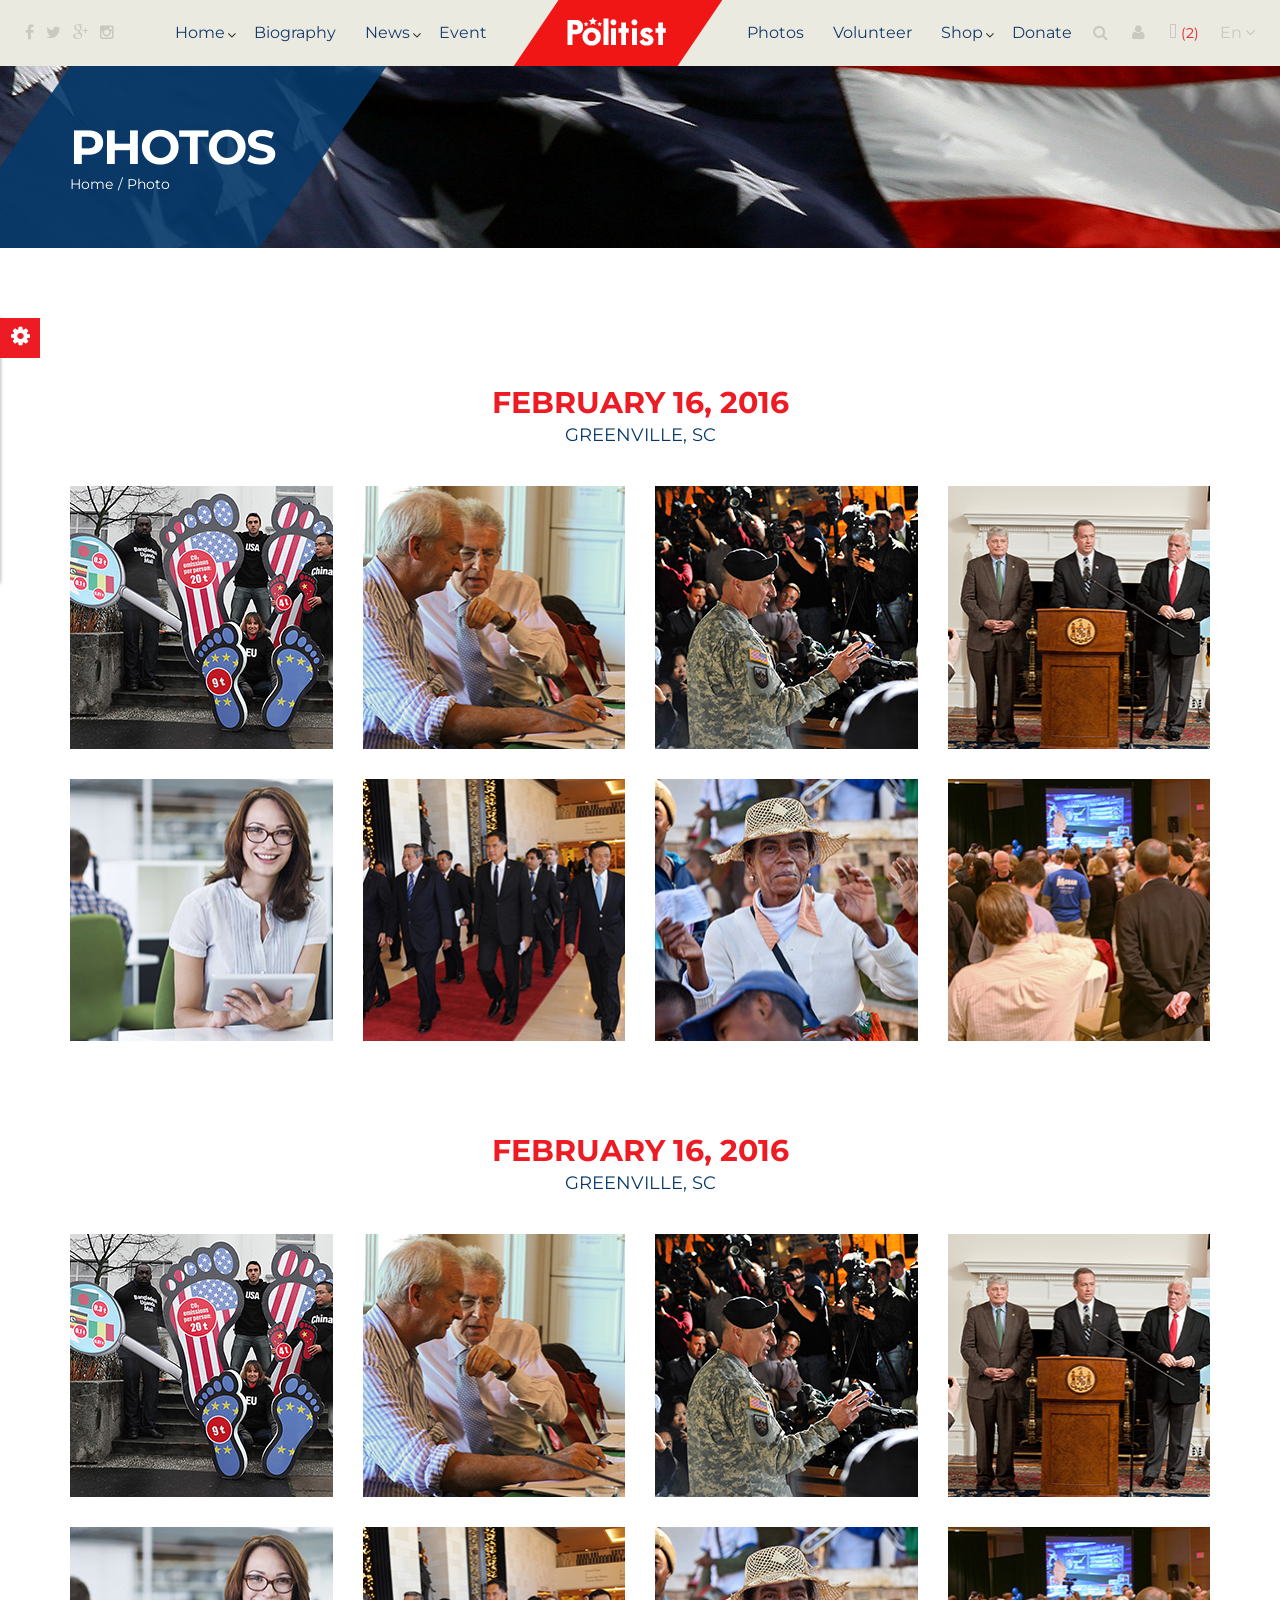
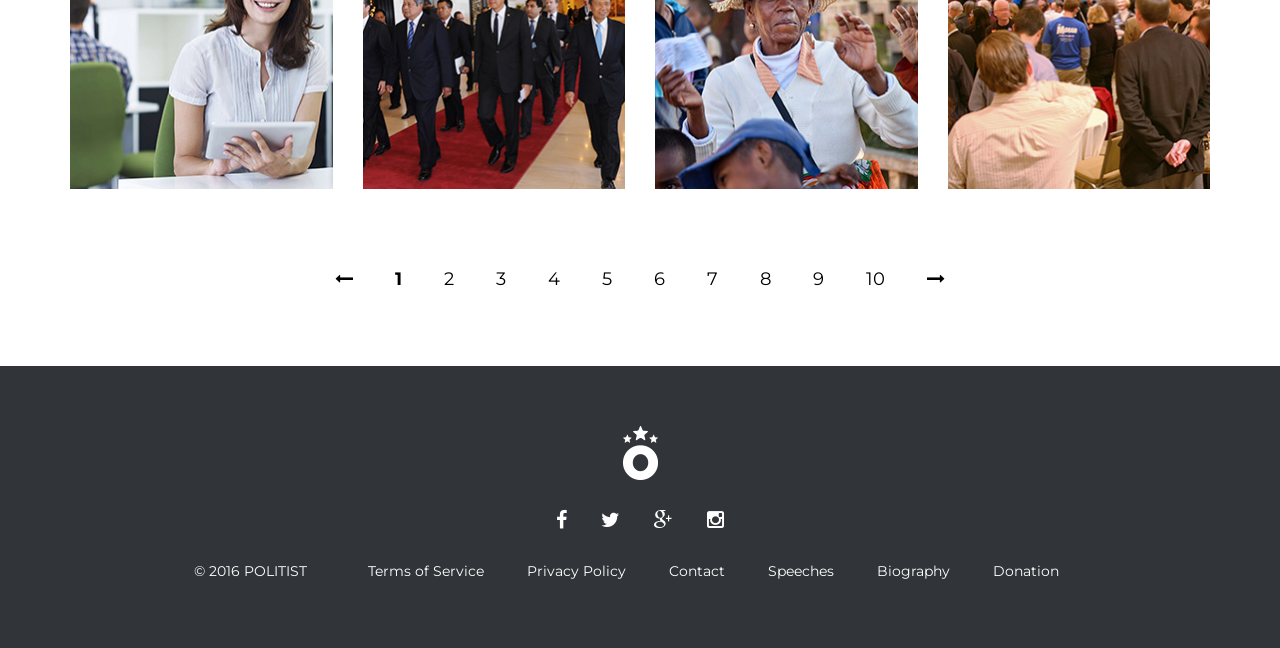
<file: src/main/resources/static/photo.html>
﻿<!DOCTYPE html>
<html>
    <head>
        <title>Politist</title>
        <meta charset="UTF-8">
        <meta name="viewport" content="width=device-width, initial-scale=1.0">
        <meta name="description" content="">
        <meta name="author" content="Themeum">

        <!-- Include All Stylesheet -->
        <link rel="stylesheet" href="css/bootstrap.min.css">
        <link rel="stylesheet" href="css/font-awesome.min.css">
        <link rel="stylesheet" href="css/animate.css">
        <link rel="stylesheet" href="css/preset.css">
        <link rel="stylesheet" href="css/owl.carousel.css">
        <link rel="stylesheet" href="css/owl.theme.css">
        <link rel="stylesheet" href="css/magnific-popup.css">
        <link rel="stylesheet" href="css/style.css">
        <link rel="stylesheet" href="css/responsive.css">
        <link id="color-preset" rel="stylesheet" type="text/css" href="css/presets/preset1.css">
        <!-- Favicon Icon -->
        <link rel="icon"  type="image/png" href="images/favicon.png">
        <!-- Favicon Icon -->
        <!--[if lt IE 9]>
            <script src="js/html5shive.js"></script>
        <![endif]-->

    </head>
    <body>
        <!-- Colorpreset Area Start -->
        <div class="color-switcher">
            <a class="toggle-switch" href="#"><i class="fa fa-cog"></i></a>
            <div class="style-choose">
                <a href="#"  data-color="preset1"><img alt="Preset" src="images/colorpreset/preset1/preset1.png"></a>
                <a href="#"  data-color="preset2"><img alt="Preset" src="images/colorpreset/preset2/preset2.png"></a>
                <a href="#"  data-color="preset3"><img alt="Preset" src="images/colorpreset/preset3/preset3.png"></a>
                <a href="#"  data-color="preset4"><img alt="Preset" src="images/colorpreset/preset4/preset4.png"></a>
            </div>
        </div>
        <!-- Colorpreset Area End -->
        <!-- Header Area Start -->
        <header class="header-area">
            <ul class="social-icon pull-left">
                <li><a href="#"><i class="fa fa-facebook"></i></a></li>
                <li><a href="#"><i class="fa fa-twitter"></i></a></li>
                <li><a href="#"><i class="fa fa-google-plus"></i></a></li>
                <li><a href="#"><i class="fa fa-instagram"></i></a></li>
            </ul>
            <nav class="main-menu hidden-xs hidden-sm">
                <ul class="menu-left pull-left">
                    <li class="menu-has-children">
                        <a href="index.html">Home</a>
                        <ul>
                            <li><a href="index.html">Home 1</a></li>
                            <li><a href="index2.html">Home 2</a></li>
                            <li><a href="index3.html">Home 3</a></li>
                            <li class="child-has-children">
                                <a href="#">Home 4</a>
                                <ul>
                                    <li><a href="#">Sample Home 1</a></li>
                                    <li><a href="#">Sample Home 2</a></li>
                                    <li class="child-has-children">
                                        <a href="#">Sample Home 3</a>
                                        <ul>
                                            <li><a href="#">Extra Homepage 1</a></li>
                                            <li><a href="#">Extra Homepage 2</a></li>
                                            <li><a href="#">Extra Homepage 3</a></li>
                                        </ul>
                                    </li>
                                </ul>
                            </li>
                        </ul>
                    </li>
                    <li><a href="biography.html">Biography</a></li>
                    <li class="menu-has-children">
                        <a href="news.html">News</a>
                        <ul>
                            <li><a href="newsDetails.html">News Details</a></li>
                        </ul>
                    </li>
                    <li><a href="event.html">Event</a></li>
                </ul>
                <div class="pull-left logo-area">
                    <a href="index.html"><img src="images/home1/logo.png" alt="Logo"></a>
                </div>
                <ul class="menu-right pull-left">
                    <li><a href="photo.html">Photos</a></li>
                    <li><a href="volunteer.html">Volunteer</a></li>
                    <li class="menu-has-children">
                        <a href="shop.html">Shop</a>
                        <ul>
                            <li><a href="shopDetails.html">Shop Details</a></li>
                        </ul>
                    </li>
                    <li><a href="#">Donate</a></li> 
                </ul>
            </nav>
            <ul class="pull-right search-cart">
                <li><a href="#"><i class="fa fa-search"></i></a></li> 
                <li class="user-profile-menu">
                    <a href="profile.html"><i class="fa fa-user"></i></a>
                    <ul>
                        <li><a href="#">My Campaign</a></li>
                        <li><a href="#">Settings</a></li>
                        <li><a href="#">Sign Out</a></li>
                    </ul>
                </li>
                <li><a href="#"><i class="fa fa-shopping-basket"></i><span>(2)</span></a></li> 
                <li class="lang-select">
                    <a href="#">en<i class="fa fa-angle-down"></i></a>
                    <div id="language">
                        <a href="#">En</a>
                        <a href="#">Fr</a>
                        <a href="#">Br</a>
                    </div>
                </li> 
            </ul>
            <div class="clearfix"></div>
        </header>
        <div class="hidden-lg hidden-md" id="toggle-menu">
            <div class="pull-left logo-area">
                <a href="index.html"><img src="images/home1/logo.png" alt="Logo"></a>
            </div>
            <div class="mobile-menu-toggle pull-right">
                <a href="#"><i class="fa fa-bars"></i></a>
            </div>
            <div class="clearfix"></div>
            <nav class="mobile-menu pull-left hidden-lg hidden-md">
                <ul>
                    <li class="mobile-menu-has-children">
                        <a href="index.html">Home</a>
                        <ul>
                            <li><a href="index.html">Home 1</a></li>
                            <li><a href="index2.html">Home 2</a></li>
                            <li><a href="index3.html">Home 3</a></li>
                        </ul>
                    </li>
                    <li><a href="biography.html">Biography</a></li>
                    <li class="mobile-menu-has-children">
                        <a href="news.html">News</a>
                        <ul>
                            <li><a href="newsDetails.html">News Details</a></li>
                        </ul>
                    </li>
                    <li><a href="event.html">Event</a></li>
                    <li><a href="photo.html">Photos</a></li>
                    <li><a href="volunteer.html">Volunteer</a></li>
                    <li class="mobile-menu-has-children">
                        <a href="shop.html">Shop</a>
                        <ul>
                            <li><a href="shopDetails.html">Shop Details</a></li>
                        </ul>
                    </li>
                    <li><a href="#">Donate</a></li> 
                </ul>
            </nav>
        </div>
        <!-- Header Area End -->

        <!-- Breadcrumbs Area Start -->
        <section class="breadcrumbs-area">
            <div class="container">
                <div class="row">
                    <div class="col-md-12 col-xs-12">
                        <div class="bread-content text-left">
                            <h2>Photos</h2>
                            <ul>
                                <li><a href="#">Home</a><span>/</span></li>
                                <li>Photo</li>
                            </ul>
                        </div>
                    </div>
                </div>
            </div>
        </section>
        <!-- Breadcrumbs Area End -->

        <!-- Photos Area Start -->
        <section class="photos-area">
            <div class="container">
                <div class="row">
                    <div class="col-md-12 col-xs-12 text-center">
                        <div class="photos-title">
                            <h3>FEBRUARY 16, 2016</h3>
                            <p>GREENVILLE, SC</p>
                        </div>
                    </div>
                </div>
                <div class="row">
                    <div class="col-md-3 col-xs-12 col-sm-6">
                        <div class="photos">
                            <a class="plus-icon" href="images/photo/photo1.jpg"></a>
                            <img src="images/photo/photo1.jpg" alt="">
                        </div>
                    </div>
                    <div class="col-md-3 col-xs-12 col-sm-6">
                        <div class="photos">
                            <a class="plus-icon" href="images/photo/photo2.jpg"></a>
                            <img src="images/photo/photo2.jpg" alt="">
                        </div>
                    </div>
                    <div class="col-md-3 col-xs-12 col-sm-6">
                        <div class="photos">
                            <a class="plus-icon" href="images/photo/photo3.jpg"></a>
                            <img src="images/photo/photo3.jpg" alt="">
                        </div>
                    </div>
                    <div class="col-md-3 col-xs-12 col-sm-6">
                        <div class="photos">
                            <a class="plus-icon" href="images/photo/photo4.jpg"></a>
                            <img src="images/photo/photo4.jpg" alt="">
                        </div>
                    </div>
                    <div class="col-md-3 col-xs-12 col-sm-6">
                        <div class="photos">
                            <a class="plus-icon" href="images/photo/photo5.jpg"></a>
                            <img src="images/photo/photo5.jpg" alt="">
                        </div>
                    </div>
                    <div class="col-md-3 col-xs-12 col-sm-6">
                        <div class="photos">
                            <a class="plus-icon" href="images/photo/photo6.jpg"></a>
                            <img src="images/photo/photo6.jpg" alt="">
                        </div>
                    </div>
                    <div class="col-md-3 col-xs-12 col-sm-6">
                        <div class="photos">
                            <a class="plus-icon" href="images/photo/photo7.jpg"></a>
                            <img src="images/photo/photo7.jpg" alt="">
                        </div>
                    </div>
                    <div class="col-md-3 col-xs-12 col-sm-6">
                        <div class="photos">
                            <a class="plus-icon" href="images/photo/photo8.jpg"></a>
                            <img src="images/photo/photo8.jpg" alt="">
                        </div>
                    </div>
                </div>
                <div class="row">
                    <div class="col-md-12 col-xs-12 text-center">
                        <div class="photos-title">
                            <h3>FEBRUARY 16, 2016</h3>
                            <p>GREENVILLE, SC</p>
                        </div>
                    </div>
                </div>
                <div class="row">
                    <div class="col-md-3 col-xs-12 col-sm-6">
                        <div class="photos">
                            <a class="plus-icon" href="images/photo/photo1.jpg"></a>
                            <img src="images/photo/photo1.jpg" alt="">
                        </div>
                    </div>
                    <div class="col-md-3 col-xs-12 col-sm-6">
                        <div class="photos">
                            <a class="plus-icon" href="images/photo/photo2.jpg"></a>
                            <img src="images/photo/photo2.jpg" alt="">
                        </div>
                    </div>
                    <div class="col-md-3 col-xs-12 col-sm-6">
                        <div class="photos">
                            <a class="plus-icon" href="images/photo/photo3.jpg"></a>
                            <img src="images/photo/photo3.jpg" alt="">
                        </div>
                    </div>
                    <div class="col-md-3 col-xs-12 col-sm-6">
                        <div class="photos">
                            <a class="plus-icon" href="images/photo/photo4.jpg"></a>
                            <img src="images/photo/photo4.jpg" alt="">
                        </div>
                    </div>
                    <div class="col-md-3 col-xs-12 col-sm-6">
                        <div class="photos">
                            <a class="plus-icon" href="images/photo/photo5.jpg"></a>
                            <img src="images/photo/photo5.jpg" alt="">
                        </div>
                    </div>
                    <div class="col-md-3 col-xs-12 col-sm-6">
                        <div class="photos">
                            <a class="plus-icon" href="images/photo/photo6.jpg"></a>
                            <img src="images/photo/photo6.jpg" alt="">
                        </div>
                    </div>
                    <div class="col-md-3 col-xs-12 col-sm-6">
                        <div class="photos">
                            <a class="plus-icon" href="images/photo/photo7.jpg"></a>
                            <img src="images/photo/photo7.jpg" alt="">
                        </div>
                    </div>
                    <div class="col-md-3 col-xs-12 col-sm-6">
                        <div class="photos">
                            <a class="plus-icon" href="images/photo/photo8.jpg"></a>
                            <img src="images/photo/photo8.jpg" alt="">
                        </div>
                    </div>
                </div>
                <div class="row">
                    <div class="col-md-12 col-xs-12">
                        <!-- pagination -->
                        <ul class="paginations text-center">
                            <li>
                                <a href="#"><i class="fa fa-long-arrow-left"></i></a>
                            </li>
                            <li  class="active">
                                <a href="#">1</a>
                            </li>
                            <li>
                                <a href="#">2</a>
                            </li>
                            <li>
                                <a href="#">3</a>
                            </li>
                            <li>
                                <a href="#">4</a>
                            </li>
                            <li>
                                <a href="#">5</a>
                            </li>
                            <li>
                                <a href="#">6</a>
                            </li>
                            <li>
                                <a href="#">7</a>
                            </li>
                            <li>
                                <a href="#">8</a>
                            </li>
                            <li>
                                <a href="#">9</a>
                            </li>
                            <li>
                                <a href="#">10</a>
                            </li>
                            <li>
                                <a href="#"><i class="fa fa-long-arrow-right"></i></a>
                            </li>
                        </ul>
                    </div>
                </div>
            </div>
        </section>
        <!-- Photos Area End -->

        <!-- Footer Area Start -->
        <footer class="footer-two-area">
            <div class="container">
                <div class="row">
                    <div class="col-md-12 col-xs-12 text-center">
                        <div class="footer-logo">
                            <a href="index.html"><img src="images/home2/footerLogo.png" alt=""></a>
                        </div>
                        <ul class="social-icon text-center">
                            <li><a class="facebook" href="#"><i class="fa fa-facebook"></i></a></li>
                            <li><a class="twitter" href="#"><i class="fa fa-twitter"></i></a></li>
                            <li><a class="gplus" href="#"><i class="fa fa-google-plus"></i></a></li>
                            <li><a class="instagram" href="#"><i class="fa fa-instagram"></i></a></li>
                            <!-- Extra Social Icon
                                <li><a href="#" class="youtube"><i class="fa fa-youtube"></i></a></li>
                                <li><a href="#" class="dribble"><i class="fa fa-dribbble"></i></a></li>
                                <li><a href="#" class="linkedin"><i class="fa fa-linkedin"></i></a></li>
                                <li><a href="#" class="pinterest"><i class="fa fa-pinterest"></i></a></li>
                                <li><a href="#" class="behance"><i class="fa fa-behance"></i></a></li>
                                <li><a href="#" class="flickr"><i class="fa fa-flickr"></i></a></li>
                                <li><a href="#" class="vk"><i class="fa fa-vk"></i></a></li>
                                <li><a href="#" class="skype"><i class="fa fa-skype"></i></a></li>
                                <li><a href="#" class="envelope"><i class="fa fa-envelope"></i></a></li>
                            -->
                        </ul>
                    </div>
                </div>
                <div class="row">
                    <div class="col-md-2 col-md-offset-1 col-xs-12 text-center">
                        <p class="copy-right">&copy; 2016 politist </p>
                    </div>
                    <div class="col-md-9 col-xs-12 text-left">
                        <ul class="footer-menu">
                            <li><a href="#">Terms of Service</a></li>
                            <li><a href="#">Privacy Policy</a></li>
                            <li><a href="#">Contact</a></li>
                            <li><a href="#">Speeches</a></li>
                            <li><a href="#">Biography</a></li>
                            <li><a href="#">Donation</a></li>
                        </ul>
                    </div>
                </div>
            </div>
        </footer>
        <!-- Footer Area End -->
        <!-- Include All JavaScript -->
        <script src="js/jquery.min.js"></script>
        <script src="js/jquery.appear.js"></script>
        <script src="js/bootstrap.min.js"></script>
        <script src="js/owl.carousel.min.js"></script>
        <script src="js/jquery.magnific-popup.min.js"></script>
        <script src="js/jquery.countdown.min.js"></script>
        <script src="js/main.js"></script>
    </body>
</html>
</file>
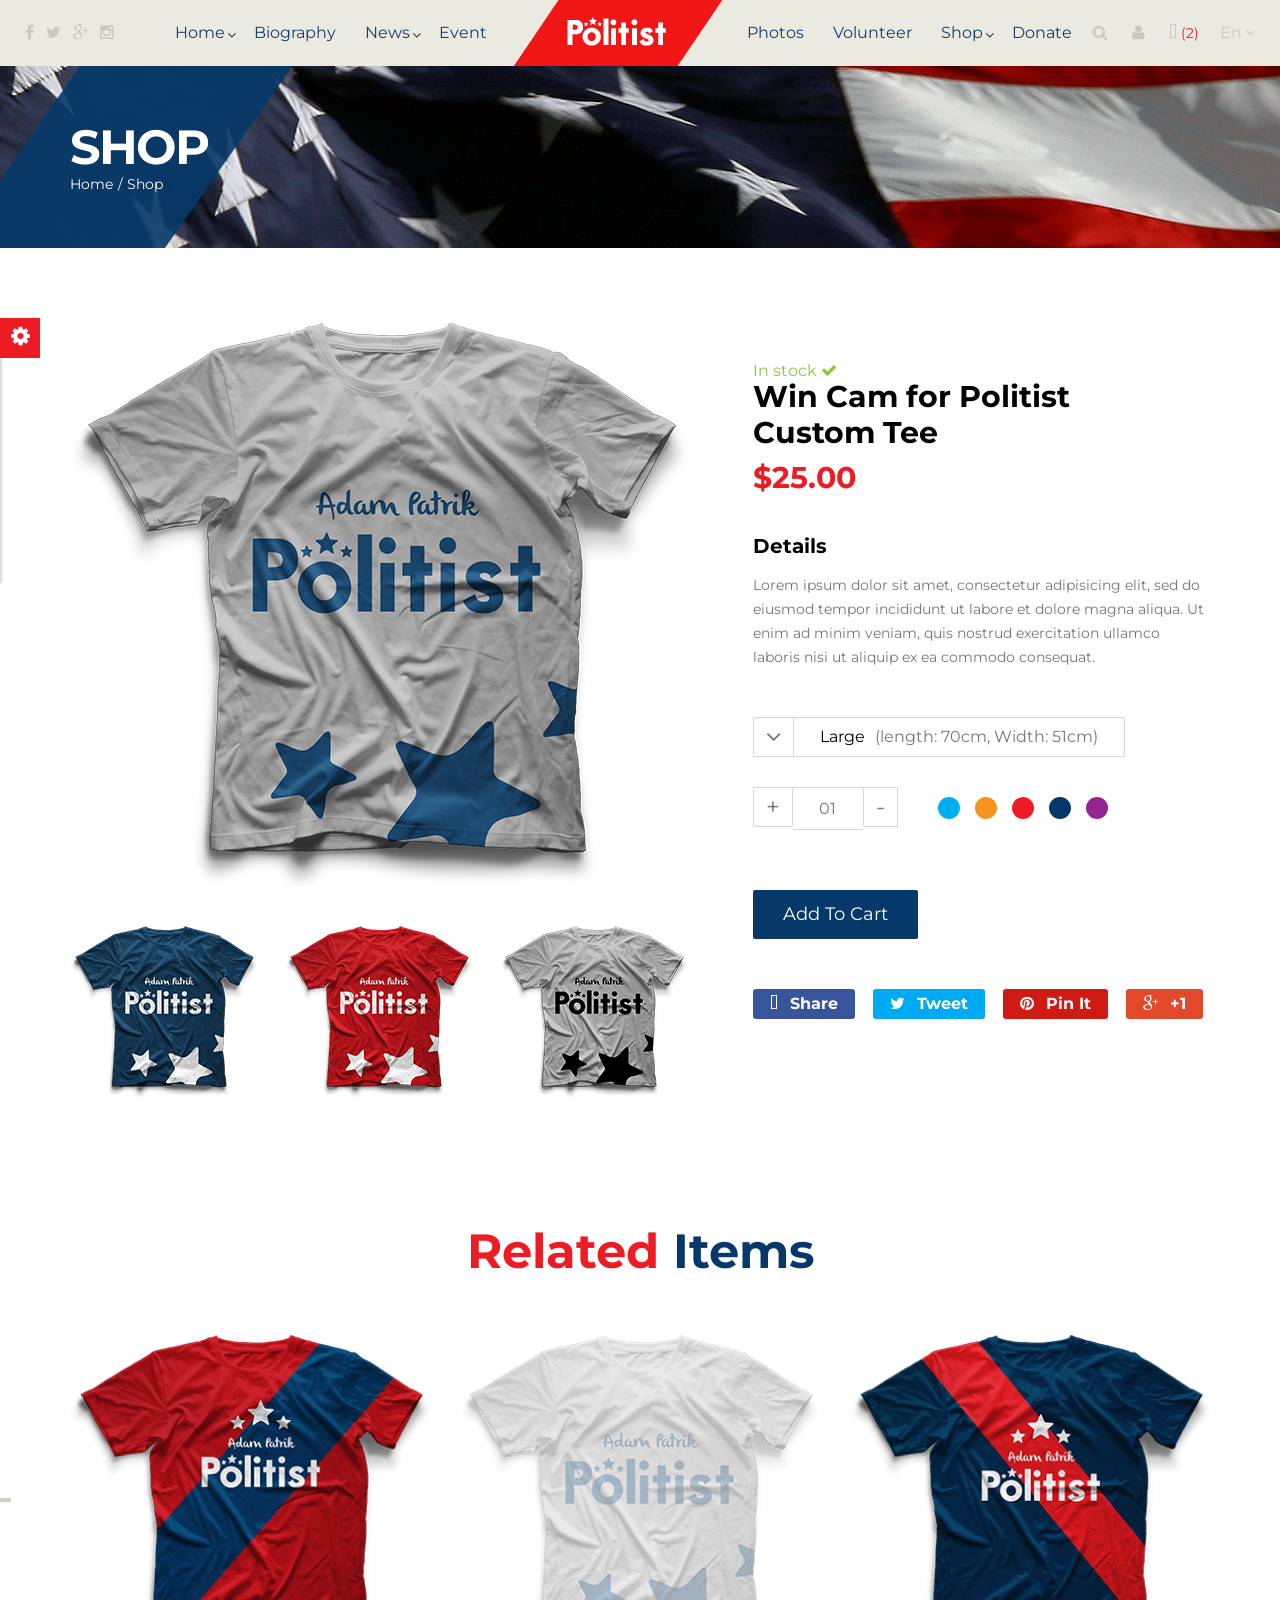
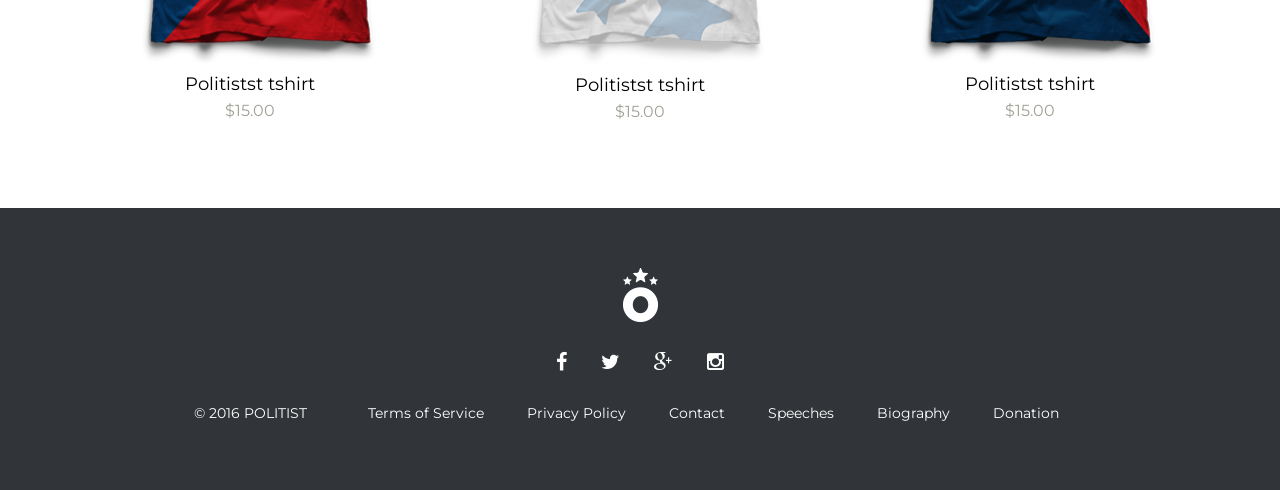
<file: src/main/resources/static/shopDetails.html>
﻿<!DOCTYPE html>
<html>
    <head>
        <title>Politist</title>
        <meta charset="UTF-8">
        <meta name="viewport" content="width=device-width, initial-scale=1.0">
        <meta name="description" content="">
        <meta name="author" content="Themeum">

        <!-- Include All Stylesheet -->
        <link rel="stylesheet" href="css/bootstrap.min.css">
        <link rel="stylesheet" href="css/font-awesome.min.css">
        <link rel="stylesheet" href="css/animate.css">
        <link rel="stylesheet" href="css/preset.css">
        <link rel="stylesheet" href="css/owl.carousel.css">
        <link rel="stylesheet" href="css/owl.theme.css">
        <link rel="stylesheet" href="css/magnific-popup.css">
        <link rel="stylesheet" href="css/style.css">
        <link rel="stylesheet" href="css/responsive.css">
        <link id="color-preset" rel="stylesheet" type="text/css" href="css/presets/preset1.css">
        <!-- Favicon Icon -->
        <link rel="icon"  type="image/png" href="images/favicon.png">
        <!-- Favicon Icon -->
        <!--[if lt IE 9]>
            <script src="js/html5shive.js"></script>
        <![endif]-->

    </head>
    <body>
        <!-- Colorpreset Area Start -->
        <div class="color-switcher">
            <a class="toggle-switch" href="#"><i class="fa fa-cog"></i></a>
            <div class="style-choose">
                <a href="#"  data-color="preset1"><img alt="Preset" src="images/colorpreset/preset1/preset1.png"></a>
                <a href="#"  data-color="preset2"><img alt="Preset" src="images/colorpreset/preset2/preset2.png"></a>
                <a href="#"  data-color="preset3"><img alt="Preset" src="images/colorpreset/preset3/preset3.png"></a>
                <a href="#"  data-color="preset4"><img alt="Preset" src="images/colorpreset/preset4/preset4.png"></a>
            </div>
        </div>
        <!-- Colorpreset Area End -->
        <!-- Header Area Start -->
        <header class="header-area">
            <ul class="social-icon pull-left">
                <li><a href="#"><i class="fa fa-facebook"></i></a></li>
                <li><a href="#"><i class="fa fa-twitter"></i></a></li>
                <li><a href="#"><i class="fa fa-google-plus"></i></a></li>
                <li><a href="#"><i class="fa fa-instagram"></i></a></li>
            </ul>
            <nav class="main-menu hidden-xs hidden-sm">
                <ul class="menu-left pull-left">
                    <li class="menu-has-children">
                        <a href="index.html">Home</a>
                        <ul>
                            <li><a href="index.html">Home 1</a></li>
                            <li><a href="index2.html">Home 2</a></li>
                            <li><a href="index3.html">Home 3</a></li>
                            <li class="child-has-children">
                                <a href="#">Home 4</a>
                                <ul>
                                    <li><a href="#">Sample Home 1</a></li>
                                    <li><a href="#">Sample Home 2</a></li>
                                    <li class="child-has-children">
                                        <a href="#">Sample Home 3</a>
                                        <ul>
                                            <li><a href="#">Extra Homepage 1</a></li>
                                            <li><a href="#">Extra Homepage 2</a></li>
                                            <li><a href="#">Extra Homepage 3</a></li>
                                        </ul>
                                    </li>
                                </ul>
                            </li>
                        </ul>
                    </li>
                    <li><a href="biography.html">Biography</a></li>
                    <li class="menu-has-children">
                        <a href="news.html">News</a>
                        <ul>
                            <li><a href="newsDetails.html">News Details</a></li>
                        </ul>
                    </li>
                    <li><a href="event.html">Event</a></li>
                </ul>
                <div class="pull-left logo-area">
                    <a href="index.html"><img src="images/home1/logo.png" alt="Logo"></a>
                </div>
                <ul class="menu-right pull-left">
                    <li><a href="photo.html">Photos</a></li>
                    <li><a href="volunteer.html">Volunteer</a></li>
                    <li class="menu-has-children">
                        <a href="shop.html">Shop</a>
                        <ul>
                            <li><a href="shopDetails.html">Shop Details</a></li>
                        </ul>
                    </li>
                    <li><a href="#">Donate</a></li> 
                </ul>
            </nav>
            <ul class="pull-right search-cart">
                <li><a href="#"><i class="fa fa-search"></i></a></li> 
                <li class="user-profile-menu">
                    <a href="profile.html"><i class="fa fa-user"></i></a>
                    <ul>
                        <li><a href="#">My Campaign</a></li>
                        <li><a href="#">Settings</a></li>
                        <li><a href="#">Sign Out</a></li>
                    </ul>
                </li>
                <li><a href="#"><i class="fa fa-shopping-basket"></i><span>(2)</span></a></li> 
                <li class="lang-select">
                    <a href="#">en<i class="fa fa-angle-down"></i></a>
                    <div id="language">
                        <a href="#">En</a>
                        <a href="#">Fr</a>
                        <a href="#">Br</a>
                    </div>
                </li> 
            </ul>
            <div class="clearfix"></div>
        </header>
        <div class="hidden-lg hidden-md" id="toggle-menu">
            <div class="pull-left logo-area">
                <a href="index.html"><img src="images/home1/logo.png" alt="Logo"></a>
            </div>
            <div class="mobile-menu-toggle pull-right">
                <a href="#"><i class="fa fa-bars"></i></a>
            </div>
            <div class="clearfix"></div>
            <nav class="mobile-menu pull-left hidden-lg hidden-md">
                <ul>
                    <li class="mobile-menu-has-children">
                        <a href="index.html">Home</a>
                        <ul>
                            <li><a href="index.html">Home 1</a></li>
                            <li><a href="index2.html">Home 2</a></li>
                            <li><a href="index3.html">Home 3</a></li>
                        </ul>
                    </li>
                    <li><a href="biography.html">Biography</a></li>
                    <li class="mobile-menu-has-children">
                        <a href="news.html">News</a>
                        <ul>
                            <li><a href="newsDetails.html">News Details</a></li>
                        </ul>
                    </li>
                    <li><a href="event.html">Event</a></li>
                    <li><a href="photo.html">Photos</a></li>
                    <li><a href="volunteer.html">Volunteer</a></li>
                    <li class="mobile-menu-has-children">
                        <a href="shop.html">Shop</a>
                        <ul>
                            <li><a href="shopDetails.html">Shop Details</a></li>
                        </ul>
                    </li>
                    <li><a href="#">Donate</a></li> 
                </ul>
            </nav>
        </div>
        <!-- Header Area End -->

        <!-- Breadcrumbs Area Start -->
        <section class="breadcrumbs-area">
            <div class="container">
                <div class="row">
                    <div class="col-md-12 col-xs-12">
                        <div class="bread-content text-left">
                            <h2>Shop</h2>
                            <ul>
                                <li><a href="#">Home</a><span>/</span></li>
                                <li>Shop</li>
                            </ul>
                        </div>
                    </div>
                </div>
            </div>
        </section>
        <!-- Breadcrumbs Area End -->

        <!-- Product Details Area Start -->
        <section class="shop-details-area">
            <div class="container">
                <div class="row">
                    <div class="col-md-7 col-xs-12">
                        <div class="product-details-img">
                            <img src="images/shop-details/product1.jpg" alt="">
                        </div>
                        <div class="small-products">
                            <img class="wow fadeInLeft" src="images/shop-details/small-product-1.png" alt="">
                            <img class="wow fadeInLeft" src="images/shop-details/small-product-2.png" alt="">
                            <img class="wow fadeInLeft" src="images/shop-details/small-product-3.png" alt="">
                        </div>
                    </div>
                    <div class="col-md-5 col-xs-12">
                        <div class="product-description">
                            <span>In stock <i class="fa fa-check"></i></span>
                            <h3>Win Cam for Politist <br>Custom Tee</h3>
                            <h4>$25.00</h4>
                            <h5>Details</h5>
                            <p>
                                Lorem ipsum dolor sit amet, consectetur adipisicing elit, sed do eiusmod tempor incididunt 
                                ut labore et dolore magna aliqua. Ut enim ad minim veniam, quis nostrud exercitation
                                ullamco laboris nisi ut aliquip ex ea commodo consequat.
                            </p>
                        </div>
                        <div class="product-size-selctor">
                            <a href="#" id="meta-selector"><i class="fa fa-angle-down"></i></a>
                            <p><span>Large</span>(length: 70cm, Width: 51cm)</p>
                            <ul class="product-size-data">
                                <li data-content="<span>Extra Large</span>(length: 70cm, Width: 51cm)"><span>Extra Large</span>(length: 70cm, Width: 51cm)</li>
                                <li data-content="<span>Large</span>(length: 70cm, Width: 51cm)"><span>Large</span>(length: 70cm, Width: 51cm)</li>
                                <li data-content="<span>Medium</span>(length: 70cm, Width: 51cm)"><span>Medium</span>(length: 70cm, Width: 51cm)</li>
                                <li data-content="<span>Small</span>(length: 70cm, Width: 51cm)"><span>Small</span>(length: 70cm, Width: 51cm)</li>
                            </ul>
                            <div class="clearfix"></div>
                        </div>
                        <div class="product-meta">
                            <div class="product-counter pull-left">
                                <span>+</span>
                                <input type="text" value="01" name="count">
                                <span>-</span>
                            </div>
                            <div class="product-color pull-left">
                                <span></span>
                                <span></span>
                                <span></span>
                                <span></span>
                                <span></span>
                            </div>
                            <div class="clearfix"></div>
                        </div>
                        <div class="product-buttons-group" data-wow-duration="700ms" data-wow-delay="650ms">
                            <a href="#" class="filled-button">Add to Cart</a>
                            <ul>
                                <li><a href="#" class="facebook"><i class="fa fa-facebook-official"></i><span>Share</span></a></li>
                                <li><a href="#" class="twitter"><i class="fa fa-twitter"></i><span>Tweet</span></a></li>
                                <li><a href="#" class="pinterest"><i class="fa fa-pinterest"></i><span>Pin It</span></a></li>
                                <li><a href="#" class="gplus"><i class="fa fa-google-plus"></i><span>+1</span></a></li>
                            </ul>
                        </div>
                    </div>
                </div>
                <div class="row">
                    <div class="col-md-12 col-xs-12 text-center related-product">
                        <h2 class="section-title">Related <span>Items</span></h2>
                    </div>
                    <div class="clearfix"></div>
                    <div id="product-crousel" class="owl-carousel owl-theme">
                        <div class="col-md-4 col-xs-12 text-center">
                            <div class="product-details">
                                <div class="product-img">
                                    <img src="images/home1/tshirt1.png" alt="">
                                    <a href="#" class="filled-button">Add to Cart</a>
                                </div>
                                <h4><a href="#">Politistst tshirt</a></h4>
                                <p>$15.00</p>
                            </div>
                        </div>
                        <div class="col-md-4 col-xs-12 text-center">
                            <div class="product-details">
                                <div class="product-img">
                                    <img src="images/home1/tshirt2.png" alt="">
                                    <a href="#" class="filled-button">Add to Cart</a>
                                </div>
                                <h4><a href="#">Politistst tshirt</a></h4>
                                <p>$15.00</p>
                            </div>
                        </div>
                        <div class="col-md-4 col-xs-12 text-center">
                            <div class="product-details">
                                <div class="product-img">
                                    <img src="images/home1/tshirt3.png" alt="">
                                    <a href="#" class="filled-button">Add to Cart</a>
                                </div>
                                <h4><a href="#">Politistst tshirt</a></h4>
                                <p>$15.00</p>
                            </div>
                        </div>
                        <div class="col-md-4 col-xs-12 text-center">
                            <div class="product-details">
                                <div class="product-img">
                                    <img src="images/home1/tshirt1.png" alt="">
                                    <a href="#" class="filled-button">Add to Cart</a>
                                </div>
                                <h4><a href="#">Politistst tshirt</a></h4>
                                <p>$15.00</p>
                            </div>
                        </div>
                        <div class="col-md-4 col-xs-12 text-center">
                            <div class="product-details">
                                <div class="product-img">
                                    <img src="images/home1/tshirt2.png" alt="">
                                    <a href="#" class="filled-button">Add to Cart</a>
                                </div>
                                <h4><a href="#">Politistst tshirt</a></h4>
                                <p>$15.00</p>
                            </div>
                        </div>
                        <div class="col-md-4 col-xs-12 text-center">
                            <div class="product-details">
                                <div class="product-img">
                                    <img src="images/home1/tshirt3.png" alt="">
                                    <a href="#" class="filled-button">Add to Cart</a>
                                </div>
                                <h4><a href="#">Politistst tshirt</a></h4>
                                <p>$15.00</p>
                            </div>
                        </div>
                    </div>
                </div>
            </div>
        </section>
        <!-- Product Details Area End -->

        <!-- Footer Area Start -->
        <footer class="footer-two-area">
            <div class="container">
                <div class="row">
                    <div class="col-md-12 col-xs-12 text-center">
                        <div class="footer-logo">
                            <a href="index.html"><img src="images/home2/footerLogo.png" alt=""></a>
                        </div>
                        <ul class="social-icon text-center">
                            <li><a class="facebook" href="#"><i class="fa fa-facebook"></i></a></li>
                            <li><a class="twitter" href="#"><i class="fa fa-twitter"></i></a></li>
                            <li><a class="gplus" href="#"><i class="fa fa-google-plus"></i></a></li>
                            <li><a class="instagram" href="#"><i class="fa fa-instagram"></i></a></li>
                            <!-- Extra Social Icon
                                <li><a href="#" class="youtube"><i class="fa fa-youtube"></i></a></li>
                                <li><a href="#" class="dribble"><i class="fa fa-dribbble"></i></a></li>
                                <li><a href="#" class="linkedin"><i class="fa fa-linkedin"></i></a></li>
                                <li><a href="#" class="pinterest"><i class="fa fa-pinterest"></i></a></li>
                                <li><a href="#" class="behance"><i class="fa fa-behance"></i></a></li>
                                <li><a href="#" class="flickr"><i class="fa fa-flickr"></i></a></li>
                                <li><a href="#" class="vk"><i class="fa fa-vk"></i></a></li>
                                <li><a href="#" class="skype"><i class="fa fa-skype"></i></a></li>
                                <li><a href="#" class="envelope"><i class="fa fa-envelope"></i></a></li>
                            -->
                        </ul>
                    </div>
                </div>
                <div class="row">
                    <div class="col-md-2 col-md-offset-1 col-xs-12 text-center">
                        <p class="copy-right">&copy; 2016 politist </p>
                    </div>
                    <div class="col-md-9 col-xs-12 text-left">
                        <ul class="footer-menu">
                            <li><a href="#">Terms of Service</a></li>
                            <li><a href="#">Privacy Policy</a></li>
                            <li><a href="#">Contact</a></li>
                            <li><a href="#">Speeches</a></li>
                            <li><a href="#">Biography</a></li>
                            <li><a href="#">Donation</a></li>
                        </ul>
                    </div>
                </div>
            </div>
        </footer>
        <!-- Footer Area End -->
        <!-- Include All JavaScript -->
        <script src="js/jquery.min.js"></script>
        <script src="js/jquery.appear.js"></script>
        <script src="js/bootstrap.min.js"></script>
        <script src="js/owl.carousel.min.js"></script>
        <script src="js/jquery.magnific-popup.min.js"></script>
        <script src="js/jquery.countdown.min.js"></script>
        <script src="js/main.js"></script>
    </body>
</html>
</file>
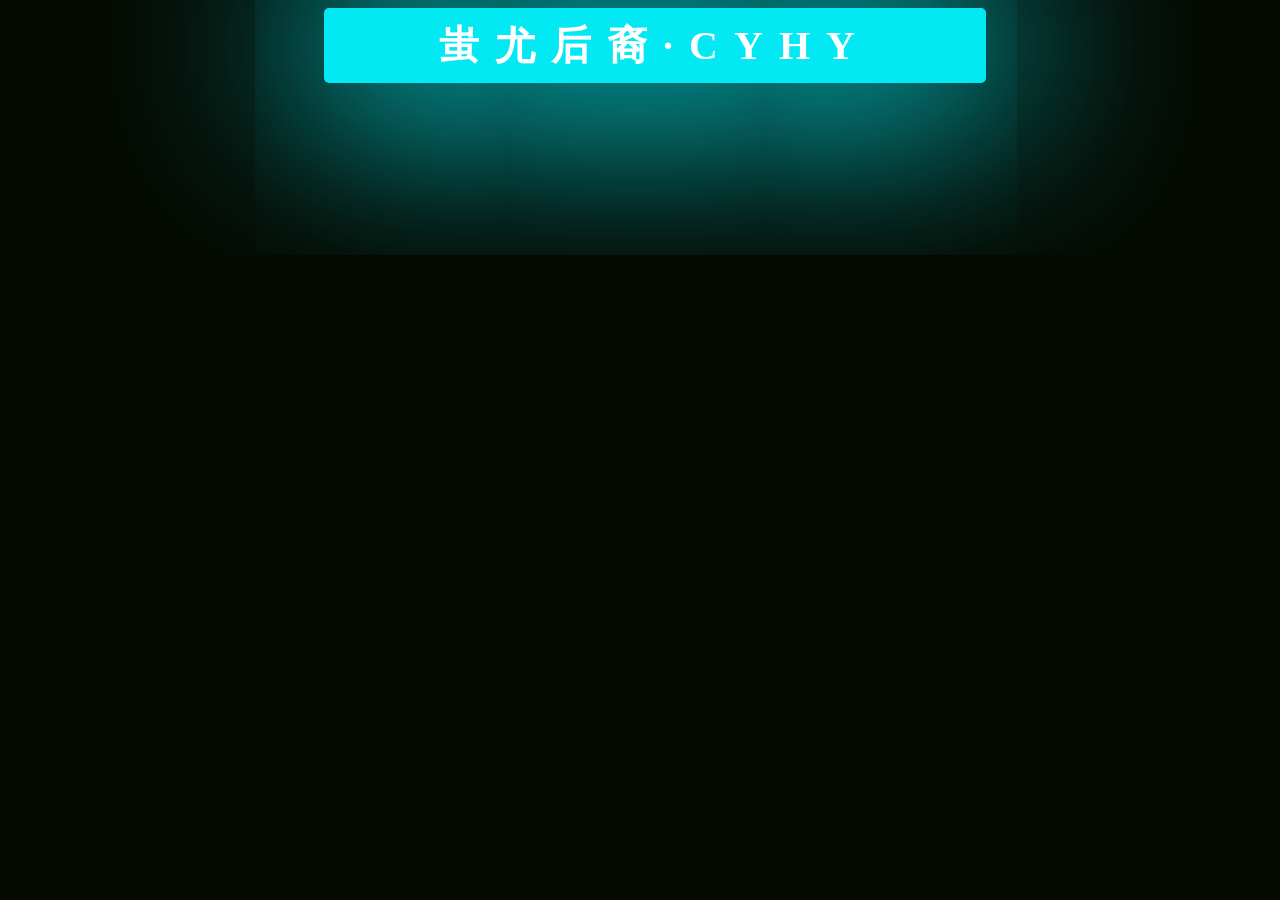
<file: src/test/resources/html/neonLights.html>
<!DOCTYPE html>
<html lang="en">
<head>
    <meta charset="UTF-8">
    <title>霓虹灯</title>

    <style type="text/css">
        body {
            background: #050901;
        }

        .light {
            border-radius: 5px;
            width: 50%;
            margin-left: 25%;
            position: relative; /*相对定位*/
            padding: 10px 15px; /*内边距*/
            text-align: center; /*文字水平居中*/
            font-family: "新宋体"; /*字体*/
            font-size: 40px; /*字体大小*/
            text-transform: uppercase; /*所有字母全部转大写显示*/
            transition: all 2s ease 0s; /*设置鼠标悬停过渡动画*/
            letter-spacing: 16px; /*设置字符左右的间距*/
            cursor: pointer; /*设置鼠标形状为手形*/
            overflow: hidden; /*溢出的内容进行隐藏*/

            background-color: #03e9f4;/*背景色*/
            color: #FFF;/*字体颜色*/
            font-weight: bold;/*加粗*/
            box-shadow: 0 0 200px 30px #03e9f4;/*为元素设置阴影效果*/
        }

        /*设置鼠标悬停的样式*/
        .light:hover {
            background-color: #f3e8e7;/*背景色*/
            color: #0b0b0b;/*字体颜色*/
            box-shadow: 0 0 200px 30px #f3e8e7;/*为元素设置阴影效果*/
        }

        .light div {
            position: absolute;/*绝对定位*/
        }

        /*上边线*/
        .light div:nth-child(1) {
            width: 100%;
            height: 4px;
            top: 0;
            left: -100%;
            background: linear-gradient(to right, transparent, #f60c0c);
            animation: animate1 1s linear infinite;
        }

        /*右边线*/
        .light div:nth-child(2) {
            width: 4px;
            height: 100%;
            top: -100%;
            right: 0;
            background: linear-gradient(to bottom, transparent, #f60c0c);
            animation: animate2 1s linear infinite;
            animation-delay: 0.25s;
        }

        /*下边线*/
        .light div:nth-child(3) {
            width: 100%;
            height: 4px;
            bottom: 0;
            right: -100%;
            background: linear-gradient(to left, transparent, #f60c0c);
            animation: animate3 1s linear infinite;
            animation-delay: 0.5s;
        }

        /*左边线*/
        .light div:nth-child(4) {
            width: 4px;
            height: 100%;
            bottom: -100%;
            left: 0;
            background: linear-gradient(to top, transparent, #f60c0c);
            animation: animate4 1s linear infinite;
            animation-delay: 0.75s;
        }

        /*动画效果*/
        @keyframes animate1 {
            0% {
                left: -100%;
            }
            50%, 100% {
                left: 100%;
            }
        }

        @keyframes animate2 {
            0% {
                top: -100%;
            }
            50%, 100% {
                top: 100%;
            }
        }

        @keyframes animate3 {
            0% {
                right: -100%;
            }
            50%, 100% {
                right: 100%;
            }
        }

        @keyframes animate4 {
            0% {
                bottom: -100%;
            }
            50%, 100% {
                bottom: 100%;
            }
        }
    </style>

</head>
<body>

<div class="light">
    <div></div>
    <div></div>
    <div></div>
    <div></div>
    蚩尤后裔·CyhY
</div>

</body>
</html>
</file>
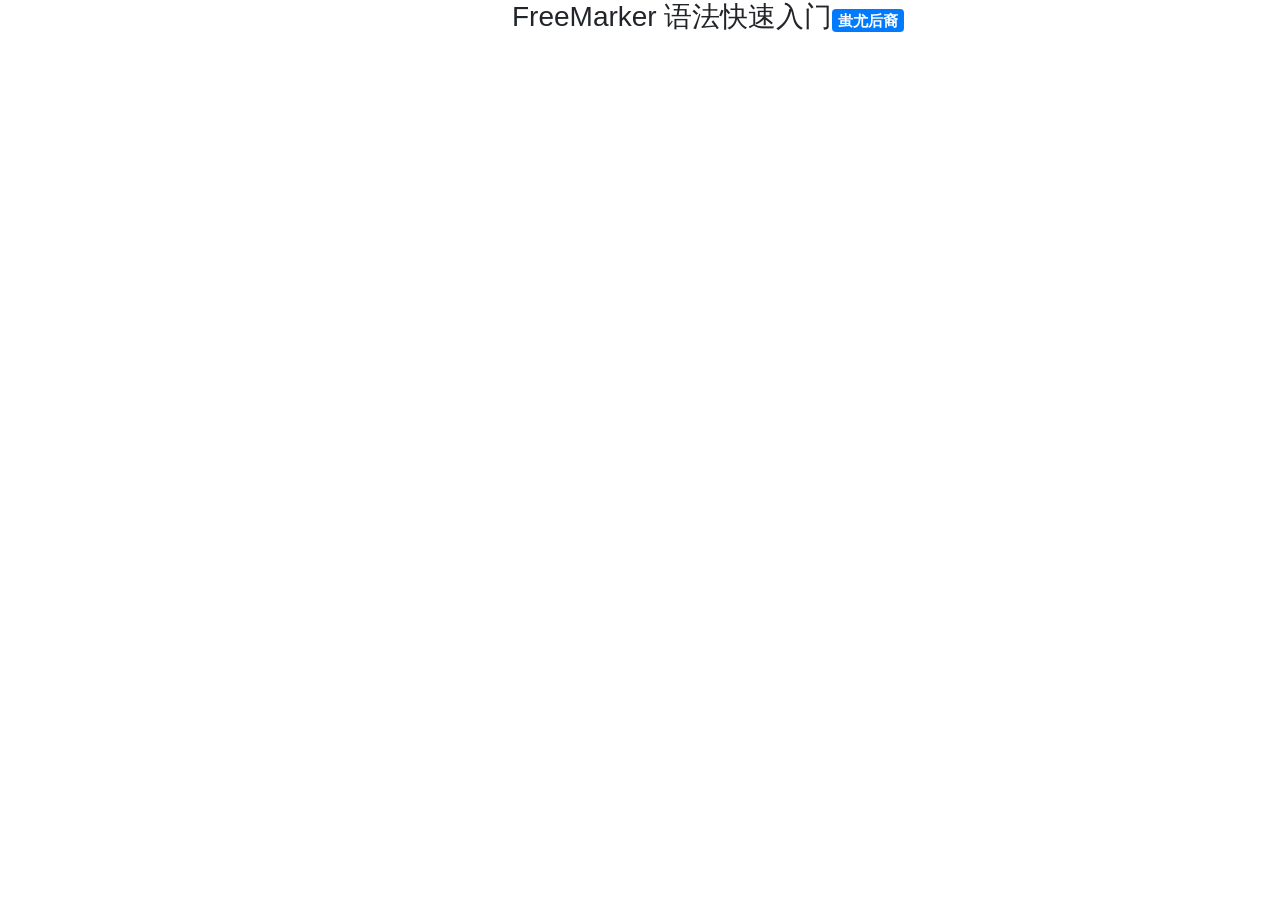
<file: src/main/resources/static/freeMarker/helloWorld.html>
<!DOCTYPE html>
<html lang="en">
<head>
    <!-- Required meta tags -->
    <meta charset="utf-8">
    <meta name="viewport" content="width=device-width, initial-scale=1, shrink-to-fit=no">
    <!-- Bootstrap CSS -->
    <link rel="stylesheet" href="https://cdn.jsdelivr.net/npm/bootstrap@4.5.0/dist/css/bootstrap.min.css" integrity="sha384-9aIt2nRpC12Uk9gS9baDl411NQApFmC26EwAOH8WgZl5MYYxFfc+NcPb1dKGj7Sk" crossorigin="anonymous">
    <title>FreeMarker 语法快速入门</title>
</head>
<body>
<header>
    <h3 style="margin-left: 40%" class="h3">FreeMarker 语法快速入门<a href="#" style="font-size: 15px" class="badge badge-primary">蚩尤后裔</a></h3>

</header>
<footer>
</footer>
<!-- Optional JavaScript -->
<!-- jQuery first, then Popper.js, then Bootstrap JS -->
<script src="https://cdn.jsdelivr.net/npm/jquery@3.5.1/dist/jquery.slim.min.js" integrity="sha384-DfXdz2htPH0lsSSs5nCTpuj/zy4C+OGpamoFVy38MVBnE+IbbVYUew+OrCXaRkfj" crossorigin="anonymous"></script>
<script src="https://cdn.jsdelivr.net/npm/popper.js@1.16.0/dist/umd/popper.min.js" integrity="sha384-Q6E9RHvbIyZFJoft+2mJbHaEWldlvI9IOYy5n3zV9zzTtmI3UksdQRVvoxMfooAo" crossorigin="anonymous"></script>
<script src="https://cdn.jsdelivr.net/npm/bootstrap@4.5.0/dist/js/bootstrap.min.js" integrity="sha384-OgVRvuATP1z7JjHLkuOU7Xw704+h835Lr+6QL9UvYjZE3Ipu6Tp75j7Bh/kR0JKI" crossorigin="anonymous"></script>
</body>
</html>
</file>
<file: src/main/resources/static/css/style.css>
/* ************************ Start Header Area ************************ */
/* ******************************************************************* */
.header-area{
    background: #eaeae0;
    padding: 0 40px 0 36px;
    position: relative;
    z-index: 99;
    text-align: center;
    height: 66px;
}
.header-area.fixed-header,.menus-two.fixed-header,.header-three-area.fixed-header{
    position: fixed;
    top: 0;
    left: 0;
    width: 100%;
    -webkit-box-shadow: 0 1px 5px -3px rgba(0, 0, 0, 0.6);
    box-shadow: 0 1px 5px -3px rgba(0, 0, 0, 0.6);
    z-index: 99;
}
.social-icon{
    margin-top: 25px;
}
.social-icon li{
    display: inline-block;
}
.social-icon li a{
    font-size: 16px;
    color: #c9c9c1;
    margin-right: 8px;
}
.social-icon li a:hover{
    color: #a3a39d;
}
.main-menu{
    display: inline-block;
}
.main-menu ul li{
    display: inline-block;
    position: relative;
}
.main-menu > ul > li > a{
    font-size: 16px;
    color: #183b6a;
    margin-right: 34px;
}
.main-menu > ul.menu-right > li:last-child > a{
    margin-right: 0;
}
.main-menu ul li:hover > a{
    color: #ed1c24;
}
.menu-has-children {
    padding-bottom: 25px;
    position: relative;
}
.menu-has-children:after{
    content: "\f107";
    display: inline-block;
    font-family: "FontAwesome";
    margin-left: 4px;
    position: absolute;
    right: 14px;
    top: 3px;
    -webkit-transition: all 400ms ease 0s;
    transition: all 400ms ease 0s;
    -webkit-transform: rotate(0deg);
    -o-transform: rotate(0deg);
    transform: rotate(0deg);
}
.menu-has-children ul{
    width: 240px;
    position: absolute;
    left: 0;
    top: 41px;
    background: #eaeae0;
    z-index: 2;
    border-top: 5px solid #c9c9c1;
    visibility: hidden;
    opacity: 0;
    -webkit-transition: all 400ms ease 0s;
    transition: all 400ms ease 0s;
    text-align: left;
}
.menu-has-children > ul::before {
    border-bottom: 8px solid #c9c9c1;
    border-left: 8px solid transparent;
    border-right: 8px solid transparent;
    content: "";
    left: 18px;
    position: absolute;
    top: -13px;
    -webkit-transition: all 500ms ease 0s;
    transition: all 500ms ease 0s;
    width: 10px;
}
.menu-has-children > ul li a{
    border-bottom: 1px solid #d9d9d0;
    color: #85857f;
    display: block;
    padding: 10px 25px;
    line-height: 24px;
    position: relative;
}
.menu-has-children > ul li a:before{
    content: "";
    float: left;
    height: 14px;
    margin-right: 0;
    position: relative;
    top: 4px;
    -webkit-transition: all 400ms ease 0s;
    transition: all 400ms ease 0s;
    width: 0;
}
.menu-has-children:hover:after{
    -webkit-transform: rotate(180deg);
    -o-transform: rotate(180deg);
    transform: rotate(180deg);
    color: #ed1c24;
}
.menu-has-children:hover > ul{
    opacity: 1;
    visibility: visible;
}
.menu-has-children > ul li:hover > a:before{
    margin-right: 7px;
    width: 4px;
    background: #ed1c24;
}
.menu-has-children ul li > ul{
    left: 240px;
    top: 0;
}
.menu-has-children > ul > li:hover > ul{
    opacity: 1;
    visibility: visible;
}
.menu-has-children > ul li:hover > a{
    color: #ed1c24;
}
.tlinks{text-indent:-9999px;height:0;line-height:0;font-size:0;overflow:hidden;}
.menu-has-children > ul > li.child-has-children:after{
    content: "\f105";
    display: inline-block;
    font-family: "FontAwesome";
    margin-left: 4px;
    position: absolute;
    right: 15px;
    top: 14px;
}
.menu-has-children > ul li:hover:after{
    color: #ed1c24;
}
.menu-has-children > ul > li > ul > li:hover > ul{
    opacity: 1;
    visibility: visible;
}
.menu-has-children > ul li{
    position: relative;
    display: block;
}
.menu-has-children > ul > li > ul > li.child-has-children:after{
    content: "\f105";
    display: inline-block;
    font-family: "FontAwesome";
    margin-left: 4px;
    position: absolute;
    right: 15px;
    top: 14px;
}
.menu-left {
    margin: 25px 24px 0 0;
}
.menu-right{
    margin: 25px 0 0 42px;
}
/*Search area*/
.search-area{
    background: #eaeae0;
    height: 100%;
    left: 0;
    position: absolute;
    top: 0;
    width: 100%;
    z-index: 99;
    display: none;
}
.search-form{
    position: relative;
}
.search-form input{
    background: #eaeae0;
    border: 0 none;
    border-radius: 0;
    box-shadow: none;
    font-size: 28px;
    height: 66px;
    line-height: 65px;
    width: 100%;
    color: #555555;
    padding: 6px 30px;
}
#search-close{
    color: #c9c9c1;
    font-size: 20px;
    height: 65px;
    line-height: 62px;
    position: absolute;
    right: 0;
    top: 0;
    -webkit-transition: all 400ms ease 0s;
    transition: all 400ms ease 0s;
}
#search-close:hover {
    color: #666;
}
.search-cart{
    margin: 25px 0 0;
}
.search-cart li {
    display: inline-block;
    position: relative;
}
.search-cart li a{
    font-size: 16px;
    color: #c9c9c1;
    margin-right: 17px;
    text-transform: capitalize;
}
.search-cart li:last-child a{
    margin-right: 0;
}
.search-cart li a:hover{
    color: #a3a39d;
}
.search-cart li a span{
    color: #ed1c24;
    font-size: 14px;
    margin-left: 4px;
    display: inline-block;
}
.search-cart li a i{
    margin-left: 3px;
    display: inline-block;
}
#language{
    background: #eaeae0 none repeat scroll 0 0;
    border-top: 5px solid #c9c9c1;
    display: none;
    left: -20px;
    padding: 0 20px;
    position: absolute;
    text-align: left;
    top: 40px;
    width: 65px;
    z-index: 2;
}
#language:before{
    border-bottom: 8px solid #c9c9c1;
    border-left: 8px solid transparent;
    border-right: 8px solid transparent;
    content: "";
    left: 0;
    margin: auto;
    position: absolute;
    right: 0;
    top: -13px;
    width: 10px;
    -webkit-transition: all 500ms ease;
    -ms-transition: all 500ms ease;
    transition: all 500ms ease;
}
#language a{
    display: block;
    line-height: 0.7;
    margin: 15px 0;
}
#language a:hover{
    color: #ed1c24;
    padding-left: 5px;
    border-left: 3px solid #ed1c24;
}
.lang-select a i{
    display: inline-block;
    -webkit-transform: rotate(0deg);
    -ms-transform: rotate(0deg);
    transform: rotate(0deg);
    -webkit-transition: all 500ms ease;
    -ms-transition: all 500ms ease;
    transition: all 500ms ease;
}
.lang-select a.active i{
    -webkit-transform: rotate(180deg);
    -ms-transform: rotate(180deg);
    transform: rotate(180deg);
}
.mobile-menu-toggle {
    margin: 25px 20px 0 0;
}
.mobile-menu-toggle a {
    color: #666666;
    font-size: 16px;
}
/* ************************ Mobile Menu Start  ************************ */
/* *********************************************************************** */
#toggle-menu {
    clear: both;
    display: table;
    width: 100%;
}
#toggle-menu.fixed-header{
    width: 100%;
    position: fixed;
    left: 0;
    top: 0;
    z-index: 99;
    background: #fff;
    -webkit-box-shadow: 0 1px 5px -3px rgba(0, 0, 0, 0.6);
    box-shadow: 0 1px 5px -3px rgba(0, 0, 0, 0.6);
}
.mobile-menu{
    background: #eaeae0;
    width: 100%;
}
.fixed-header .mobile-menu > ul {
    height: 280px;
    overflow-y: scroll;
}
.mobile-menu ul {
    position: relative;
    visibility: visible;
    opacity: 1;
    width: 100%;
    top: 0;
    left: 0;
}
.mobile-menu ul li {
    position: relative;
}
.mobile-menu .mobile-menu-has-children:after {
    content: "\f067";
    cursor: pointer;
    font-family: FontAwesome;
    left: auto;
    position: absolute;
    right: 20px;
    top: 17px;
}
.mobile-menu .mobile-menu-has-children.active:after{
    content: "\f068";
}
.mobile-menu > ul > li > a {
    color: #183b6a;
    font-size: 14px;
    font-weight: 500;
    line-height: 28px;
    padding: 10px 20px;
    text-transform: uppercase;
    -webkit-transition: all 400ms ease;
    -ms-transition: all 400ms ease;
    transition: all 400ms ease;
    display: block;
}
.mobile-menu ul{
    display: none;
}
.mobile-menu > ul > li > ul > li a::before {
    background-color: #ed1c24;
    content: "";
    float: left;
    height: 15px;
    margin-right: 0;
    position: relative;
    top: 7px;
    transition: all 400ms ease 0s;
    width: 0;
}
.mobile-menu > ul > li > ul > li > a {
    color: #5f5f5f;
    font-size: 14px;
    font-weight: 500;
    line-height: 28px;
    padding: 10px 20px 10px 30px;
    text-transform: uppercase;
    transition: all 300ms ease 0s;
    border-bottom: 1px solid #d9d9d0;
    display: block;
}
.mobile-menu > ul > li > a:hover{
    color: #ed1c24;
}
.mobile-menu > ul > li > ul > li:first-child a{
    border-top: 1px solid #d9d9d0;
}
.mobile-menu > ul > li > ul > li:hover > a::before, 
.mobile-menu > ul > li > ul > li.active > a::before {
    margin-right: 7px;
    width: 3px;
}
.mobile-menu > ul > li > ul > li:hover a{
    color: #ed1c24;
}
/* ************************ Mobile Menu Start  ************************ */
/* *********************************************************************** */


/* ************************ Slider Area Start  ************************ */
/* ******************************************************************** */
.slider-area{
    width: 100%;
    overflow: hidden;
    position: relative;
}
.slider-overlay{
    background: rgba(6, 57, 106, 0.8) none repeat scroll 0 0;
    height: 200%;
    left: 96px;
    position: absolute;
    top: -40%;
    -webkit-transform: rotate(30deg);
    transform: rotate(30deg);
    width: 446px;
}
.slider-content{
    position: relative;
    z-index: 9;
}
.slider-content h2 {
    color: #fff;
    font-family: olivier Regular;
    font-size: 69px;
    font-weight: 400;
    margin-bottom: 6px;
}
.slider-content h3 {
    color: #fff;
    font-size: 76px;
    font-weight: 700;
    text-transform: uppercase;
    line-height: 0.99;
}
.bordered-button {
    border: 2px solid #fff;
    color: #fff;
    font-size: 18px;
    padding: 16px 24px 17px;
    margin-top: 29px;
    border-radius: 2px;
    position: relative;
    background: transparent;
    z-index: 1;
}
.bordered-button i{
    display: inline-block;
    padding-left: 20px;
}

.bordered-button:before{
    background: #fff none repeat scroll 0 0;
    content: "";
    height: 100%;
    left: 0;
    position: absolute;
    top: 0;
    -webkit-transform: scale(0);
    transform: scale(0);
    -webkit-transition: all 0.25s ease 0s;
    transition: all 0.25s ease 0s;
    width: 101%;
    z-index: -1;
}
.bordered-button:hover,
.bordered-button:focus{
    color: #000;
}
.bordered-button:hover:before,
.bordered-button:focus:before{
    -webkit-transform: scale(1);
    transform: scale(1);
}
#home-one-crousel .item{
    background: url(../images/home1/slider1.jpg) no-repeat scroll center center / cover;
    padding: 120px 0 147px;
    width: 100%;
}
#home-one-crousel .carousel-control.left{
    left: 20px;
}
#home-one-crousel .carousel-control.right{
    right: 20px;
}
#home-one-crousel .carousel-control {
    background-color: transparent;
    color: #fff;
    font-size: 100px;
    height: 60px;
    line-height: 0.5;
    margin: auto;
    opacity: 1;
    padding-top: 0;
    position: absolute;
    text-shadow: none;
    width: 45px;
    -webkit-transform: scaleY(1);
    transform: scaleY(1);
    background-image: none;
    z-index: 9;
}
#home-one-crousel .carousel-control i{
    line-height: .6;
}
#home-one-crousel .carousel-control:hover{
    background: transparent;
    -webkit-transform: scaleY(.8);
    transform: scaleY(.8);
    color: #ed1c24;
}
#home-one-crousel .item .up-animation{
    opacity: 0;
}
#home-one-crousel .item.active .first-animation{
    -webkit-animation-name: fadeInDown;
    animation-name: fadeInDown;
    -webkit-animation-duration: .5s;
    animation-duration: .5s;
    -webkit-animation-fill-mode: both;
    animation-fill-mode: both;
    -webkit-animation-delay: .5s;
    animation-delay: .5s;
    opacity: 1;
}
.bounceInDown1 {
    -webkit-animation-name: bounceInDown1;
    animation-name: bounceInDown1;
}
#home-one-crousel .item.active .second-animation{
    -webkit-animation-name: fadeInLeft;
    animation-name: fadeInLeft;
    -webkit-animation-duration: 1s;
    animation-duration: 1s;
    -webkit-animation-fill-mode: both;
    animation-fill-mode: both;
    -webkit-animation-delay: 1s;
    animation-delay: 1s;
    opacity: 1;
}
#home-one-crousel .item.active .third-animation{
    -webkit-animation-name: fadeInRight;
    animation-name: fadeInRight;
    -webkit-animation-duration: 1s;
    animation-duration: 1s;
    -webkit-animation-fill-mode: both;
    animation-fill-mode: both;
    -webkit-animation-delay: 1.5s;
    animation-delay: 1.5s;
    opacity: 1;
}
#home-one-crousel .item.active .fourth-animation{
    -webkit-animation-name: fadeInUp;
    animation-name: fadeInUp;
    -webkit-animation-duration: 1s;
    animation-duration: 1s;
    -webkit-animation-fill-mode: both;
    animation-fill-mode: both;
    -webkit-animation-delay: 2s;
    animation-delay: 2s;
    opacity: 1;
}
/* ************************ Slider Area End  ************************ */
/* ****************************************************************** */


/* ************************ Donate Area Start  ************************ */
/* ******************************************************************** */
.donate-area{
    padding: 112px 0 110px;
    background: #f1f1eb url(../images/home1/donateBg.png) no-repeat scroll center center;
}
.donate-buttons span {
    border: 2px solid #e6e6e1;
    border-radius: 3px;
    color: #5c5c5c;
    display: inline-block;
    font-size: 18px;
    margin-right: 28px;
    padding: 16px 29px;
    cursor: pointer;
    -webkit-transition: all 400ms ease;
    -moz-transition: all 400ms ease;
    -ms-transition: all 400ms ease;
    -o-transition: all 400ms ease;
    transition: all 400ms ease;
}
.donate-buttons span:hover,
.donate-buttons span.active{
    border-color: #06396a;
    color: #06396a;
}
.donate-buttons span:last-of-type{
    margin-right: 0;
}
.filled-button{
    background: #06396a none repeat scroll 0 0;
    clear: both;
    color: #fff;
    display: table;
    font-size: 18px;
    margin: 52px auto 0;
    padding: 15px 30px 16px;
    text-transform: capitalize;
    border-radius: 2px;
}
.filled-button:hover,.filled-button:focus{
    background: #ed1c24;
    color: #fff;
}
/* ************************ Donate Area End  ************************ */
/* ****************************************************************** */

/* ************************ Latest News Area Start  ********************** */
/* *********************************************************************** */
.latest-news{
    background: #eaeae0;
    padding: 100px 0 90px;
}
.latest-news .section-title{
    margin-bottom: 52px;
}
.news-img{
    position: relative;
    overflow: hidden;
}
.news-date{
    position: absolute;
    left: 0;
    top: 0;
}
.news-date:before{
    background: rgba(237, 28, 36, 0.6) none repeat scroll 0 0;
    content: "";
    height: 100px;
    left: -80px;
    position: absolute;
    -webkit-transform: rotate(-45deg);
    transform: rotate(-45deg);
    width: 260px;
    -webkit-transition: all 400ms ease;
    -moz-transition: all 400ms ease;
    -ms-transition: all 400ms ease;
    -o-transition: all 400ms ease;
    transition: all 400ms ease;
}
.news-img:hover .news-date:before{
    background: #ed1c24;
}
.news-date p{
    color: #fff;
    font-size: 24px;
    margin: 35px 0 0 20px;
    position: relative;
    width: 100px;
}
.news-wrap h3 {
    margin-top: 36px;
    margin-bottom: 26px;
}
.news-wrap h3 a {
    color: #000;
    font-size: 24px;
    line-height: 30px;
}
.news-wrap h3 a:hover{
    color: #ed1c24;
}
.news-wrap > p {
    color: #666666;
    font-size: 16px;
    line-height: 24px;
    margin: 0;
}
.thumbnail-news .news-date p {
    font-size: 14px;
    margin: 4px 0 0 4px;
    width: 50px;
}
.thumbnail-news .news-date::before {
    left: -62px;
    top: -62px;
    width: 150px;
}
.small-news h4 a {
    color: #000;
    font-size: 18px;
}
.small-news h4 a:hover{
    color: #ed1c24;
}
.thumbnail-news{
    padding-left: 30px;
    margin-bottom: 40px;
}
.small-news p {
    color: #666666;
    font-size: 14px;
    line-height: 20px;
}
.small-news {
    margin-left: 10px;
    width: 79.7%;
}
.small-news h4 {
    margin-bottom: 18px;
}
/* ************************ Latest News Area End  ************************ */
/* *********************************************************************** */

/* ************************ Mission Area Start  ************************ */
/* ********************************************************************* */
.mission-area{
    background: url(../images/home1/missionBg.jpg) no-repeat scroll center center / cover;
    padding: 111px 0 126px;
    position: relative;
}
.mission-content h4 {
    color: #010101;
    font-size: 18px;
    text-transform: uppercase;
    margin-bottom: 9px;
}
.mission-content p {
    color: #666666;
    font-size: 28px;
    line-height: 36px;
}
.mission-content .section-title {
    margin-bottom: 35px;
}
.singnature a {
    color: #06396a;
    font-size: 24px;
}
.singnature a i {
    display: inline-block;
    font-size: 22px;
    padding-left: 10px;
}
.singnature {
    padding-top: 24px;
}
.singnature a:hover{
    color: #ed1c24;
}
.singnature img {
    display: table;
    margin: 27px 0 0;
}
.change-person {
    bottom: -1px;
    left: auto;
    position: absolute;
    right: 90px;
    top: auto;
}
/* ************************ Mission Area End  ************************ */
/* ********************************************************************* */


/* ************************ Shop Area Start  ************************ */
/* ****************************************************************** */
.shop-area{
    background: #eaeae0;
    padding: 137px 0 120px;
}
.shop-area .section-title{
    margin-bottom: 15px;
}
.product-details {
    margin-top: 22px;
    min-height: 386px;
    text-align: center;
}
.product-img {
    position: relative;
}
.product-img .filled-button {
    bottom: auto;
    left: 19px;
    margin: auto;
    position: absolute;
    right: 0;
    top: 137px;
    visibility: hidden;
    opacity: 0;
    -webkit-transition: all 500ms ease;
    -moz-transition: all 500ms ease;
    -ms-transition: all 500ms ease;
    -o-transition: all 500ms ease;
    transition: all 500ms ease;
    width: 171px;
    padding: 15px 0 16px;
}
.product-img img{
    width: 100%;
}
.product-details h4 {
    margin-top: 11px;
}
.product-details h4 a{
    color: #000000;
    font-size: 18px;
    font-weight: 400;
}
.product-details h4 a:hover{
    color: #ed1c24;
}
.product-details p {
    color: #a1a198;
    font-size: 16px;
    margin-bottom: 0;
    margin-top: 10px;
}
.product-details:hover .product-img .filled-button{
    visibility: visible;
    opacity: 1;
}
#product-crousel .col-md-4{
    width: 100%;
}
#product-crousel.owl-theme .owl-controls .owl-buttons div {
    background: transparent none repeat scroll 0 0;
    border-radius: 0;
    color: #d1d1c9;
    display: inline-block;
    font-size: 30px;
    margin: 0;
    opacity: 1;
    padding: 0;
}
#product-crousel.owl-theme .owl-controls .owl-buttons div:hover{
    color: #ed1c24;
    -webkit-transition: all 500ms ease;
    -moz-transition: all 500ms ease;
    -ms-transition: all 500ms ease;
    -o-transition: all 500ms ease;
    transition: all 500ms ease;
}
#product-crousel.owl-theme .owl-controls {
    margin-top: 0;
    text-align: center;
    position: relative;
}
#product-crousel.owl-theme .owl-controls .owl-buttons .owl-prev{
    position: absolute;
    top: -235px;
    left: -74px;
}
#product-crousel.owl-theme .owl-controls .owl-buttons .owl-next{
    position: absolute;
    top: -235px;
    right: -86px;
}
/* ************************ Shop area End  ************************ */
/* **************************************************************** */


/* ************************ Champaign Area Start  ************************ */
/* *********************************************************************** */

.video-container{
    background: rgba(0, 0, 0, 0) url("../images/home1/videoThumb.jpg") no-repeat scroll center center / cover ;
    padding: 223px 0;
    text-align: center;
}
#videoPlay {
    color: #fff;
    font-size: 102px;
}
#videoPlay:hover{
    color: #ed1c24;
}
#clock,.clock{
    display: table;
    clear: both;
    width: 100%;
}
.counter-area{
    background: rgba(0, 0, 0, 0) url("../images/home1/champaignBg.jpg") no-repeat scroll center center / cover ;
    padding: 105px 0 114px 80px;
}
.counter-area h4 {
    color: #010101;
    font-size: 18px;
    margin-bottom: 13px;
}
.count-number{
    color: #9e9e98;
    font-size: 36px;
    display: block;
}
.count-text{
    color: #9e9e98;
    font-size: 16px;
    display: block;
    text-transform: uppercase;
    margin-top: 2px;
}
.single-count{
    margin-right: 77px;
}
.single-count.last{
    margin-right: 0;
}
.counter-area .filled-button{
    display: inline-block;
    font-size: 18px;
    margin: 50px auto 0;
}
.counter-area .section-title{
    margin-bottom: 16px;
}
.counter-area .section-subtitle{
    margin-bottom: 38px;
}
div.pp_default .pp_content, div.light_rounded .pp_content {
    background-color: transparent !important;
}
/* ************************ Chaampaing Area End  ************************ */
/* ********************************************************************* */


/* ************************ Volunteer Area Start  ************************ */
/* *********************************************************************** */
.volunteer-area{
    background: #eaeae0 url("../images/home1/volunteerBg.png") no-repeat scroll center 35px;
    padding: 190px 0 120px;
}
.volunteer-content .section-title{
    font-size: 60px;
    margin-bottom: 18px;
    margin-top: 8px;
}
.volunteer-content .section-subtitle{
    margin-bottom: 0;
}
.volunteer-content .filled-button{
    margin-top: 40px;
}
.volunteer-icon {
    clear: both;
    display: table;
    margin: 0 auto;
    width: auto;
}
.volunteer-icon i {
    color: #ed1c24;
    float: left;
    font-size: 30px;
}
.volunteer-icon i:nth-child(2){
    font-size: 52px;
    margin-bottom: -30px;
    padding: 0 5px;
    position: relative;
    top: -30px;
}
/* ************************ Volunteer Area End  ************************ */
/* ********************************************************************* */

/* ************************ Tweet Area Start  ************************ */
/* ******************************************************************* */
.tweet-area{
    background: #e3e3da url(../images/home1/tweetBg.png) no-repeat scroll center center / cover;
    padding: 100px 0 107px;
}

.tweet-content i{
    font-size: 80px;
    color: #00aeef;
}
.tweet-content p{
    color: #9e9e98;
    line-height: 35px;
    font-size: 24px;
    margin-top: 16px;
    margin-bottom: 15px;
}
.tweet-content p a{
    color: #9e9e98;
}
.tweet-content p a:hover{
    color: #ed1c24;
}
.tweet-content span{
    display: inline-block;
    color: #9e9e98;
    font-size: 18px;
}
/* ************************ Tweet Area End  ************************ */
/* ***************************************************************** */

/* ************************ Subscribe Area Start  ************************ */
/* *********************************************************************** */
.subscribe-area{
    background: #ed1c24 url(../images/home1/subscribBg.png) no-repeat scroll center center / cover;
    padding: 105px 0 94px;
}
.subscribe-content h3{
    font-size: 36px;
    color: #fff;
    margin-bottom: 18px;
    text-transform: uppercase;
}
.subscribe-content p{
    color: #fff;
    line-height: 22px;
    font-size: 16px;
}
.subscribe-form input{
    background: #e3e3da;
    padding: 0;
    border: 0;
    height: 50px;
    opacity: 1;
    color: #b0b0a9;
    text-align: center;
    height: 56px;
    width: 657px;
    display: block;
    margin: 36px auto 0;
    border-radius: 5px;
    font-size: 16px;
}
.subscribe-form button{
    background: transparent none repeat scroll 0 0;
    border: 2px solid #fff;
    border-radius: 2px;
    color: #fff;
    font-size: 18px;
    margin-top: 46px;
    padding: 12px 43px 15px;
    position: relative;
    -webkit-transition: all 400ms ease;
    -moz-transition: all 400ms ease;
    -ms-transition: all 400ms ease;
    -o-transition: all 400ms ease;
    transition: all 400ms ease;
    z-index: 1;
}
.subscribe-form button:before{
    background: #fff none repeat scroll 0 0;
    content: "";
    height: 100%;
    left: 0;
    position: absolute;
    top: 0;
    -webkit-transform: scale(0);
    transform: scale(0);
    -webkit-transition: all 0.25s ease 0s;
    transition: all 0.25s ease 0s;
    width: 100%;
    z-index: -1;
}
.subscribe-form button:hover{
    color: #000;
}
.subscribe-form button:hover:before{
    -webkit-transform: scale(1);
    transform: scale(1);
}
.subscribe-form input.throw-error{
    border: 1px solid #000;
}
/* ************************ Subscribe Area End  ************************ */
/* ********************************************************************* */ 

/* ************************ Footer Area Start  ************************ */
/* ******************************************************************** */
.footer-area {
    background: #06396a none repeat scroll 0 0;
    padding: 38px 0 26px;
}
.copy-right{
    color: #fff;
    font-size: 14px;
    text-transform: uppercase;
    font-weight: 400;
}
.footer-menu{
    padding-left: 5px;
}
.footer-menu li{
    display: inline-block;
}
.footer-menu li a{
    color: #fff;
    font-size: 14px;
    font-weight: 400;
    margin-right: 39px;
}
.footer-menu li:last-child a{
    margin-right: 0;
}
.footer-menu li a:hover{
    color: #ed1c24;
}
/* ************************ Footer Area End  ************************ */
/* ****************************************************************** */


/* ************************ Home 2 Start  ************************ */
/* *************************************************************** */
.header-top {
    background: #f7f7f7 none repeat scroll 0 0;
    padding: 12px 0 11px;
    width: 100%;
}
.header-top .social-icon{
    margin-top: 0;
}
.header-top .social-icon li a.facebook:hover{
    color: #3b5998;
}
.header-top .social-icon li a.twitter:hover{
    color: #55acee;
}
.header-top .social-icon li a.gplus:hover{
    color: #dd4b39;
}
.header-top .social-icon li a.instagram:hover{
    color: #125688;
}
.header-top .social-icon li a.flickr:hover{
    color: #ff0084;
}
.header-top .social-icon li a.vk:hover{
    color: #45668e;
}
.header-top .social-icon li a.behance:hover{
    color: #1769ff;
}
.header-top .social-icon li a.envelope:hover{
    color: #ff6600;
}
.header-top .social-icon li a.skype:hover{
    color: #00aff0;
}
.header-top .social-icon li a.linkedin:hover{
    color: #007bb5;
}
.header-top .social-icon li a.pinterest:hover{
    color: #cb2027;
}
.header-top .social-icon li a.dribble:hover{
    color: #ea4c89;
}
.header-top .social-icon li a.youtube:hover{
    color: #bb0000;
}
.user-login-details li{
    position: relative;
    display: inline-block;
}
.user-login-details li a{
    color: #b8b8b8;
    font-size: 14px;
    text-transform: capitalize;
    margin-right: 24px;
}
.user-login-details li a i{
    font-size: 16px;
    display: inline-block;
}
.user-login-details li a i{
    margin-right: 5px;
}
.user-login-details li.lang-select a{
    font-size: 16px;
}
.user-login-details li.lang-select a .fa-angle-down{
    margin-left: 3px;
    margin-right: 0;
}
.user-login-details li:last-child a{
    margin-right: 0;
}
/** Menu Two **/
.main-menu-2 > ul > li{
    display: inline-block;
    position: relative;
}
.main-menu-2 > ul > li > a{
    font-size: 16px;
    color: #183b6a;
    margin-right: 31px;
}
.main-menu-2 > ul > li > a:hover{
    color: #ed1c24;
}
.main-menu-2 > ul > li:last-child > a{
    margin-right: 0;
}


.menus-two {
    background: #fff none repeat scroll 0 0;
    padding: 17px 0 0;
}
.main-menu-2 {
    margin-top: 8px;
}
/**Menu Two End**/
.header-top #language{
    left: 0;
}


/* ************************ Home 2 Slider Start  ************************ */
/* ********************************************************************* */
.slider-area-2{
    position: relative;
    display: table;
    clear: both;
    width: 100%;
}
.slider-area-2 .carousel-inner{
    backface-visibility: hidden;
}
.slider-area-2 .item{
    background: url(../images/home2/slider.jpg) no-repeat scroll center center / cover;
    padding: 154px 0 145px;
    overflow: hidden;
    backface-visibility: hidden;
}
.slide-icon {
    margin-bottom: 31px;
}
.slider-area-2 .slider-content .bordered-button{
    margin-top: 39px;
}

/* Animation delays */
.slide-icon{
    -webkit-animation-delay: 1s;
    animation-delay: 1s;
    -webkit-transition-duration: 1s;
    transition-duration: 1s;
}
.slider-content h2 {
    -webkit-animation-delay: 1.5s;
    animation-delay: 1.5s;
    -webkit-transition-duration: 1.5s;
    transition-duration: 1.5s;
}
.slider-content h1 {
    -webkit-animation-delay: 2s;
    animation-delay: 2s;
    -webkit-transition-duration: 2s;
    transition-duration: 2s;
}
.slider-content a{
    -webkit-animation-delay: 2.5s;
    animation-delay: 2.5s;
}
/*Fade*/
.carousel-fade .carousel-inner .item {
    -webkit-transition-property: opacity;
    transition-property: opacity;
    -webkit-transform: translateZ(0);
    transform: translateZ(0);
}
.carousel-fade .carousel-inner .item,
.carousel-fade .carousel-inner .active.left,
.carousel-fade .carousel-inner .active.right {
    opacity: 0;
}
.carousel-fade .carousel-inner .active,
.carousel-fade .carousel-inner .next.left,
.carousel-fade .carousel-inner .prev.right {
    opacity: 1;
}
.carousel-fade .carousel-inner .next,
.carousel-fade .carousel-inner .prev,
.carousel-fade .carousel-inner .active.left,
.carousel-fade .carousel-inner .active.right {
    left: 0;
    -webkit-transform: translate3d(0, 0, 0);
    transform: translate3d(0, 0, 0);
}
.carousel-fade .carousel-control {
    z-index: 2;
}

#home-two-crousel .carousel-control {
    background-image: none;
}
#home-two-crousel .carousel-control.left{
    left: 50px;
}
#home-two-crousel .carousel-control.right{
    right: 50px;
}
#home-two-crousel .carousel-control {
    background-color: transparent;
    color: #fff;
    font-size: 100px;
    height: 60px;
    line-height: 0.5;
    margin: auto;
    opacity: 1;
    padding-top: 0;
    position: absolute;
    text-shadow: none;
    width: 45px;
    -webkit-transform: scaleY(1);
    transform: scaleY(1);
}
#home-two-crousel .carousel-control i{
    line-height: .6;
}
#home-two-crousel .carousel-control:hover{
    background: transparent;
    -webkit-transform: scaleY(.8);
    transform: scaleY(.8);
    color: #ed1c24;
}
/* ************************ Home 2 Slider End  ************************ */
/* ******************************************************************** */

/* ************************ Home 2 Call to action Start  ************************ */
/* ****************************************************************************** */
.call-to-action{
    background: #ed1c24 url(../images/home2/calltoBg.png) no-repeat scroll center center / cover;
    padding: 35px 0;
}
.call-to-title {
    color: #fff;
    font-size: 38px;
    letter-spacing: -.52px;
    text-transform: uppercase;
    line-height: .8;
    margin-top: 10px;
}
.bordered-button.champ{
    margin-top: 0;
    padding: 16px 35px 17px;
    margin-right: 26px;
}
.bordered-button.donate{
    margin-top: 0;
    padding: 16px 26px 17px;
}
/* ************************ Home 2 Call to action End  ************************ */
/* **************************************************************************** */

/* ************************ President Area Start  ************************ */
/* *********************************************************************** */
.president-area {
    background: rgba(0, 0, 0, 0) url("../images/home2/presidetnBg.jpg") no-repeat scroll center center / cover ;
    padding: 215px 0 176px;
}
.president-area .singnature {
    padding-top: 1px;
}
/* ************************ President Area End  ************************ */
/* ********************************************************************* */

/* ************************ Home 2 Champaign Area Start  ************************ */
/* ****************************************************************************** */
.champaign-area-2{
    background: url(../images/home2/champaignBg.jpg) no-repeat scroll center center / cover;
    padding: 115px 0 133px;
}
.champ-video{
    position: relative;
    text-align: center;
    overflow: hidden;
}
.champ-video img{
    width: 100%;
}
.champ-video:after{
    content: "";
    background: rgba(237,28,36,.85);
    position: absolute;
    left: 0;
    top: 0;
    width: 100%;
    height: 100%;
    -webkit-transition: all 400ms ease;
    -moz-transition: all 400ms ease;
    -ms-transition: all 400ms ease;
    -o-transition: all 400ms ease;
    transition: all 400ms ease;
    visibility: hidden;
    opacity: 0;
}
.champ-video a{
    color: #fff;
    font-size: 48px;
    left: 0;
    position: absolute;
    right: 0;
    top: 65px;
    z-index: 1;
    -webkit-transform: scale(1);
    -moz-transform: scale(1);
    -ms-transform: scale(1);
    -o-transform: scale(1);
    transform: scale(1);
}
.champ-video:hover:after{
    visibility: visible;
    opacity: 1;
}
.champ-video:hover a{
    -webkit-transform: scale(1.1);
    -moz-transform: scale(1.1);
    -ms-transform: scale(1.1);
    -o-transform: scale(1.1);
    transform: scale(1.1);
}
.video-button .bordered-button{
    margin-top: 65px;
    padding: 16px 39px 17px;
}
#video-carosel .col-md-3{
    width: 100%;
}
#video-carosel.owl-theme .owl-controls .owl-buttons div {
    background: transparent none repeat scroll 0 0;
    border-radius: 0;
    color: rgba(255,255,255,.3);
    display: inline-block;
    font-size: 30px;
    margin: 0;
    opacity: 1;
    padding: 0;
}
#video-carosel.owl-theme .owl-controls .owl-buttons div:hover{
    color: rgba(255,255,255,1);
    -webkit-transition: all 500ms ease;
    -moz-transition: all 500ms ease;
    -ms-transition: all 500ms ease;
    -o-transition: all 500ms ease;
    transition: all 500ms ease;
}
#video-carosel.owl-theme .owl-controls {
    margin-top: 0;
    text-align: center;
    position: relative;
}
#video-carosel.owl-theme .owl-controls .owl-buttons .owl-prev{
    position: absolute;
    top: -101px;
    left: -80px;
}
#video-carosel.owl-theme .owl-controls .owl-buttons .owl-next{
    position: absolute;
    top: -101px;
    right: -80px;
}
/* ************************ Home 2 Champaign Area End  ************************ */
/* *************************************************************************** */

/* ************************ Issues Area Start  ************************ */
/* ******************************************************************* */
.issues-area{
    background: #fff;
    padding: 135px 0 148px;
}
.issues-area .section-title-2{
    margin-bottom: 80px;
}
.issues-area .section-title-2,.issues-area .section-subtitle-2{
    color: #000000;
}
.single-news h4 {
    color: #ed1c24;
    font-size: 24px;
    margin-bottom: 18px;
}
.single-news h3 a {
    color: #000;
    font-size: 32px;
}
.single-news h3 a:hover{
    color: #ed1c24;
}
.single-news p{
    color: #666666;
    font-size: 16px;
    line-height: 24px;
    margin-bottom: 0;
    margin-top: 26px;
}
.single-news {
    border-bottom: 1px solid #f0f0f0;
    margin-bottom: 37px;
    padding-bottom: 31px;
}
.single-news.last{
    border: 0;
    margin-bottom: 0;
}
.see-all-button .bordered-button{
    border-color: #adadad;
    color: #adadad;
    margin-top: 33px;
    padding: 16px 42px 17px;
}
.see-all-button .bordered-button:before{
    width: 100%;
}
.see-all-button .bordered-button:hover{
    border-color: #000;
    color: #000;
}
/* ************************ Issues Area End  ************************ */
/* ***************************************************************** */

/* ************************ Resume Area Start  ************************ */
/* *********************************************************************** */
.resume-area{
    background: url(../images/home2/resumeBg.jpg) no-repeat scroll center center / cover;
    padding: 107px 0 110px;
}
.resume-content .section-title-2{
    margin-bottom: 20px;
}
.resume-content .section-subtitle-2{
    margin-bottom: 8px;
}
.divider-img {
    margin-bottom: 40px;
}
.item > h3{
    font-size: 24px;
    color: #fff;
    margin-bottom: 10px;
}
.item > p{
    color: #fff;
    font-size: 20px;
}
#resume-carousel .carousel-indicators {
    border-top: 5px solid #fff;
    bottom: 0;
    display: inline-block;
    left: 0;
    list-style: outside none none;
    margin-left: 0;
    margin-top: 56px;
    padding-left: 0;
    position: relative;
    text-align: center;
    width: 100%;
    z-index: 15;
}
#resume-carousel .carousel-indicators li {
    background-color: rgba(0, 0, 0, 0);
    border: 0 none;
    border-radius: 0;
    color: #fff;
    cursor: pointer;
    float: left;
    font-size: 20px;
    height: auto;
    margin: 0;
    padding-top: 34px;
    text-align: center;
    text-indent: 0;
    width: 14.257%;
    position: relative;
}
#resume-carousel .carousel-indicators li.active{
    width: 14.257%;
}
#resume-carousel .carousel-indicators li:before{
    background: #000 none repeat scroll 0 0;
    border: 6px solid #fff;
    border-radius: 50%;
    content: "";
    height: 24px;
    left: 0;
    margin: 0 auto;
    position: absolute;
    right: 0;
    top: -15px;
    width: 24px;
    -webkit-transition: all 400ms ease;
    -moz-transition: all 400ms ease;
    -ms-transition: all 400ms ease;
    -o-transition: all 400ms ease;
    transition: all 400ms ease;
}

#resume-carousel .carousel-indicators li.active:before{
    background: #ed1c24 none repeat scroll 0 0;
    height: 35px;
    top: -21px;
    width: 35px;
}
#resume-carousel .carousel-indicators li:hover:before{
    background: #ed1c24 none repeat scroll 0 0;
}
#resume-carousel .carousel-indicators li.active.first-init:after{
    background: #fff none repeat scroll 0 0;
    content: "";
    height: 35px;
    left: 0;
    margin: auto;
    position: absolute;
    right: 0;
    top: -52px;
    width: 4px;
}
/* ************************ Resume Area End  ************************ */
/* ********************************************************************* */

/* ************************ Make Difference Area Start  ************************ */
/* *********************************************************************** */
.make-difference{
    background: url(../images/home2/champaignBg.jpg) no-repeat scroll center center / cover;
    padding: 114px 0 107px;
}
.difference-content .section-title-2{
    margin-bottom: 20px;
}
.difference-content .section-subtitle-2{
    margin-bottom: 8px;
}
.difference-content .divider-img{
    margin-bottom: 16px;
}
.clock-2 .count-number{
    font-size: 60px;
    color: #fff;
    line-height: .91;
}
.make-difference p{
    color: #fff;
    font-size: 16px;
    line-height: 22px;
}
.clock-2 .count-text{
    color: #fff;
}
.make-difference .bordered-button{
    padding: 16px 28px 17px;
}
#clock.clock-2{
    width: auto;
    margin: 39px auto 29px;
}
/* ************************ Make Difference Area End  ************************ */
/* *************************************************************************** */

/* ************************ Home 2 Tweet Area Start  ************************ */
/* *********************************************************************** */
.tweet-area-2{
    background: #fff url("../images/home1/tweetBg.png") no-repeat scroll center center / cover ;
    padding: 132px 0 160px;
}
#tweet-slider .carousel-indicators li {
    background-color: #c6c7c8;
    border: medium none;
    border-radius: 50%;
    height: 11px;
    margin: 1px 7px;
    width: 11px;
}
#tweet-slider .carousel-indicators .active {
    background-color: #00aeef;
    height: 11px;
    margin: 1px 7px;
    width: 11px;
}
#tweet-slider .carousel-indicators {
    bottom: -25px;
}
/* ************************ Home 2 Tweet Area End  ************************ */
/* ********************************************************************* */


/* ************************ Funfacts Area Start  ************************ */
/* *********************************************************************** */
.funfacts-area{
    background: url(../images/home2/funFactBg.jpg) no-repeat scroll center center / cover;
    padding: 145px 0 96px;
}
.facts-content h1 {
    color: #fff;
    font-size: 48px;
    font-weight: 400;
    letter-spacing: -0.52px;
    position: relative;
    margin-bottom: 60px;
}
.facts-content h1:after{
    background: rgba(0, 0, 0, 0) url("../images/home2/factsBg.png") no-repeat scroll center center;
    content: "";
    height: 131px;
    left: 0;
    margin: 0 auto;
    position: absolute;
    right: 0;
    top: -42px;
    width: 177px;
}
.facts-content h4{
    font-size: 18px;
    color: #fff;
    text-transform: uppercase;
}

/* ************************ Funfacts Area End  ************************ */
/* ********************************************************************* */

/* ************************ Tour Area Start  ************************ */
/* ****************************************************************** */
.tour-area{
    padding: 120px 0 112px;
}
.tour-area .section-subtitle-2{
    color: #000;
}
.tour-area .section-title-2{
    color: #000;
}
.tour-img img{
    -webkit-filter: grayscale(100%);
    filter: grayscale(100%);
    -webkit-transition: all 400ms ease;
    -ms-transition: all 400ms ease;
    transition: all 400ms ease;
}
.tour-content h4{
    color: #000000;
    font-size: 20px;
    font-weight: 400;
    margin-bottom: 7px;
}
.tour-content h5{
    font-weight: 400;
    color: #9e9e98;
    font-size: 14px;
}
.tour-content p{
    color: #9e9e98;
    font-size: 14px;
    line-height: 20px;
    margin-top: 22px;
}
.tour-img {
    margin-bottom: 37px;
    margin-top: 30px;
}
.tour-button {
    margin-top: 38px;
}
.tour-button .bordered-button{
    color: #adadad;
    border-color: #adadad;
    padding: 16px 41px 17px;
}
.tour-button .bordered-button:before{
    display: none;
}
.tour-button .bordered-button:hover{
    color: #fff;
    background: #06396a;
    border-color: #06396a;
}
.tour-content:hover .tour-img img{
    -webkit-filter: grayscale(0);
    filter: grayscale(0);
}
/* ************************ Tour Area End  ************************ */
/* ****************************************************************** */

/* ************************ Conference Area Start  ************************ */
/* *********************************************************************** */
.conference-area{
    display: table;
    clear: both;
    width: 100%;
}
.conference-img{
    width: 25%;
    position: relative;
    cursor: pointer;
    overflow: hidden;
}
.conference-img img{
    width: 100%;
    min-height: 225px;
}
.conference-img:before{
    content: "";
    position: absolute;
    left: 0;
    top: 0;
    width: 100%;
    height: 100%;
    background: rgba(237, 28, 36, 0.85);
    right: 0;
    margin: 0 auto;
    -webkit-transition: all 400ms ease;
    -moz-transition: all 400ms ease;
    -ms-transition: all 400ms ease;
    -o-transition: all 400ms ease;
    transition: all 400ms ease;
    visibility: hidden;
    opacity: 1;
    -webkit-transform: scale(0);
    -moz-transform: scale(0);
    -ms-transform: scale(0);
    -o-transform: scale(0);
    transform: scale(0);
}
.plus-icon{
    position: absolute;
    left: 0;
    top: 0;
    bottom: 0;
    right: 0;
    text-align: center;
}
.plus-icon:before,
.plus-icon:after{
    content: "";
    position: absolute;
    left: 0;
    top: 0;
    background: #fff;
    right: 0;
    margin: auto;
    bottom: 0;
    -webkit-transition: all 400ms ease;
    -moz-transition: all 400ms ease;
    -ms-transition: all 400ms ease;
    -o-transition: all 400ms ease;
    transition: all 400ms ease;
    visibility: hidden;
    opacity: 1;
    -webkit-transform: scale(0);
    -moz-transform: scale(0);
    -ms-transform: scale(0);
    -o-transform: scale(0);
    transform: scale(0);
}
.plus-icon:before{
    width: 1px;
    height: 183px;
}
.plus-icon:after{
    width: 183px;
    height: 1px;
}
.conference-img:hover:before,.conference-img:hover .plus-icon:after,.conference-img:hover .plus-icon:before{
    visibility: visible;
    opacity: 1;
    -webkit-transform: scale(1);
    -moz-transform: scale(1);
    -ms-transform: scale(1);
    -o-transform: scale(1);
    transform: scale(1);
}
/* ************************ Conference Area End  ************************ */
/* ********************************************************************* */


/* ************************ Home 2 Footer Start  ************************ */
/* *********************************************************************** */
.footer-two-area {
    background: #313539 none repeat scroll 0 0;
    padding: 60px 0;
}
.footer-two-area .social-icon {
    margin-top: 30px;
    margin-bottom: 34px;
}
.footer-two-area .social-icon li a{
    color: #fff;
    font-size: 20px;
    margin-right: 30px;
}
.footer-two-area .social-icon li:last-child a{
    margin-right: 0;
}
.footer-two-area .social-icon li a.facebook:hover{
    color: #3b5998;
}
.footer-two-area .social-icon li a.twitter:hover{
    color: #55acee;
}
.footer-two-area .social-icon li a.gplus:hover{
    color: #dd4b39;
}
.footer-two-area .social-icon li a.instagram:hover{
    color: #125688;
}
.footer-two-area .social-icon li a.flickr:hover{
    color: #ff0084;
}
.footer-two-area .social-icon li a.vk:hover{
    color: #45668e;
}
.footer-two-area .social-icon li a.behance:hover{
    color: #1769ff;
}
.footer-two-area .social-icon li a.envelope:hover{
    color: #ff6600;
}
.footer-two-area .social-icon li a.skype:hover{
    color: #00aff0;
}
.footer-two-area .social-icon li a.linkedin:hover{
    color: #007bb5;
}
.footer-two-area .social-icon li a.pinterest:hover{
    color: #cb2027;
}
.footer-two-area .social-icon li a.dribble:hover{
    color: #ea4c89;
}
.footer-two-area .social-icon li a.youtube:hover{
    color: #bb0000;
}

/* ************************ Home 2 Footer End  ************************ */
/* ******************************************************************** */

/* ************************ Hompage 3 Start  ************************ */
/* ****************************************************************** */

.header-three-area {
    background: #ffffff none repeat scroll 0 0;
    padding: 21px 0 0;
}
.main-menu-3 ul {
    margin-top: 8px;
}
.main-menu-3 li{
    display: inline-block;
}
.main-menu-3 li a{
    font-size: 16px;
    color: #b8b8b8;
    margin-right: 32px;
}
.main-menu-3 li a:hover{
    color: #ed1c24;
}
.main-menu-3 li:last-child a{
    margin-right: 0;
}
.main-menu-3 .menu-has-children::after{
    color: #b8b8b8;
}
.main-menu-3 .menu-has-children > ul{
    margin-top: 0;
}
.main-menu-3 .menu-has-children:hover:after{
    color: #ed1c24;
}
.main-menu-3 .menu-has-children:hover > a{
    color: #ed1c24;
}
.main-menu-3 .menu-has-children > ul li:hover > a{
    color: #ed1c24;
}
.main-menu-3 .menu-has-children ul li a{
    margin-right: 0;
}

/* ************************ Home 3 Slider Area Start  ************************ */
/* *************************************************************************** */
.slider-area-3{
    background: rgba(0, 0, 0, 0) url("../images/home3/slider.jpg") no-repeat scroll center center / cover ;
    clear: both;
    display: table;
    padding: 164px 0 200px;
    width: 100%;
}
.slider-content-home3 h5{
    color: #fff;
    font-size: 18px;
    text-transform: uppercase;
    margin-bottom: 13px;
}
.slider-content-home3 h2{
    font-size: 46px;
    color: #fff;
    line-height: 49px;
    letter-spacing: -.84px;
    text-transform: uppercase;
}
.slider-form{
    display: table;
}
.slider-form input[type="email"]{
    background: #f5f5f5 none repeat scroll 0 0;
    border: 0 none;
    border-radius: 5px;
    color: #b7b7b7;
    display: block;
    height: 50px;
    margin: 46px auto 0;
    opacity: 1;
    padding: 0 0 0 25px;
    text-align: left;
    width: 500px;
    font-size: 16px;
}
.slider-form input[type="text"]{
    background: #f5f5f5 none repeat scroll 0 0;
    border: 0 none;
    border-radius: 5px;
    color: #b7b7b7;
    display: inline-block;
    height: 50px;
    margin: 20px auto 0;
    opacity: 1;
    padding: 0 0 0 25px;
    text-align: left;
    width: 212px;
    font-size: 16px;
}
.slider-form .filled-button {
    background: #de1d25 none repeat scroll 0 0;
    border: medium none;
    clear: none;
    color: #fff;
    display: inline-block;
    margin: 20px auto 0 28px;
    border-radius: 4px;
    -webkit-transition: all 400ms ease;
    -moz-transition: all 400ms ease;
    -ms-transition: all 400ms ease;
    -o-transition: all 400ms ease;
    transition: all 400ms ease;
    padding: 16px 30px 17px;
}
.slider-form .filled-button:hover{
    background: #06396a;
}
/* ************************ Home 3 Slider Area End  ************************ */
/* ********************************************************************* */

/* ************************ Believe Area Start  ************************ */
/* *********************************************************************** */
.believe-area{
    background: url(../images/home3/believeBg.jpg) no-repeat scroll center center / cover;
    padding: 117px 0 106px;
}
.believe-cont .section-title-2{
    color: #de1d25;
    font-size: 38px;
    margin-bottom: 100px;
}
.believe-cont .section-subtitle-2{
    color: #313131;
}
.single-believe-content i {
    color: #313131;
    font-size: 36px;
    -webkit-transition: all 400ms ease;
    -moz-transition: all 400ms ease;
    -ms-transition: all 400ms ease;
    -o-transition: all 400ms ease;
    transition: all 400ms ease;
}
.single-believe-content h5{
    font-size: 18px;
    text-transform: uppercase;
    color: #313131;
    margin-top: 22px;
    margin-bottom: 22px;
}
.single-believe-content p{
    color: #666666;
    font-size: 14px;
    line-height: 19px;
}
.single-believe-content:hover i{
    color: #ed1c24;
}
/* ************************ Believe Area End  ************************ */
/* ********************************************************************* */


/* ************************ Stand For Area Start  ************************ */
/* *********************************************************************** */
.standfor-area{
    background: rgba(0, 0, 0, 0) url("../images/home3/standfor.jpg") no-repeat scroll center center / cover ;
    padding: 115px 0 133px;
}
/* ************************ Stand For Area End  ************************ */
/* ********************************************************************* */


/* ************************ Home 3 Recent Issues Start  ************************ */
/* **************************************************************************** */
.news-headlines-area{
    background: #fff none repeat scroll 0 0;
    padding: 123px 0 120px;
}
.news-headlines-area .section-title-2{
    color: #ed1c24;
}
.news-headlines-area .section-subtitle-2 {
    color: #000;
}
.news-headlines-area .see-all-button .bordered-button {
    margin-top: 40px;
}
/* ************************ Home 3 Recent Issues End  ************************ */
/* ************************************************************************** */

/* ************************ Home 3 Upcoming Champaign Area Start  ************************ */
/* ************************************************************************************** */
.upcoming-champaing{
    background: url(../images/home3/makeDifference.jpg) no-repeat scroll center center / cover;
    padding: 133px 0 120px;
}
.upcoming-counter h4{
    color: #fff;
    font-size: 18px;
    text-transform: uppercase;
    margin-bottom: 10px;
}
.upcoming-counter .section-title{
    color: #fff;
}
.upcoming-counter p{
    color: #fff;
    font-size: 16px;
    margin-bottom: 40px;
}
.upcoming-counter .bordered-button {
    margin-top: 26px;
}
/* ************************ Home 3 Upcoming Champaign Area End  ************************ */
/* ************************************************************************************ */

/* Footer Three */
.footer-three-area {
    background: #2a2d30 none repeat scroll 0 0;
    padding-bottom: 66px;
}
.footer-top {
    background: #303438 none repeat scroll 0 0;
    padding-bottom: 33px;
    padding-top: 10px;
}
.footer-top .social-icon li a{
    color: #fff;
    margin-right: 70px;
}
.footer-top .social-icon li:last-child a{
    margin-right: 0;
}
.footer-top .social-icon li a i{
    font-size: 20px;
}
.footer-top .social-icon li a span{
    font-size: 14px;
    display: inline-block;
    padding-left: 18px;
}
.footer-three-area .copy-right{
    text-transform: none;
    margin-top: 63px;
    margin-bottom: 24px;
}
.footer-top .social-icon li a i{
    -webkit-transition: all 400ms ease;
    -moz-transition: all 400ms ease;
    -ms-transition: all 400ms ease;
    -o-transition: all 400ms ease;
    transition: all 400ms ease;
}
.footer-top .social-icon li a.facebook:hover i{
    color: #3b5998;
}
.footer-top .social-icon li a.twitter:hover i{
    color: #55acee;
}
.footer-top .social-icon li a.gplus:hover i{
    color: #dd4b39;
}
.footer-top .social-icon li a.instagram:hover i{
    color: #125688;
}
.footer-top .social-icon li a.flickr:hover i{
    color: #ff0084;
}
.footer-top .social-icon li a.vk:hover i{
    color: #45668e;
}
.footer-top .social-icon li a.behance:hover i{
    color: #1769ff;
}
.footer-top .social-icon li a.envelope:hover i{
    color: #ff6600;
}
.footer-top .social-icon li a.skype:hover i{
    color: #00aff0;
}
.footer-top .social-icon li a.linkedin:hover i{
    color: #007bb5;
}
.footer-top .social-icon li a.pinterest:hover i{
    color: #cb2027;
}
.footer-top .social-icon li a.dribble:hover i{
    color: #ea4c89;
}
.footer-top .social-icon li a.youtube:hover i{
    color: #bb0000;
}

/* ************************ Biography Page Start ************************ */
/* ********************************************************************* */

/* ************************ Banner Area Start  ************************ */
/* ******************************************************************** */
.banner-area{
    background: rgba(0, 0, 0, 0) url("../images/biography/banner.jpg") no-repeat scroll center center / cover ;
    padding: 303px 0;
}
/* ************************ Banner Area End  ************************ */
/* ****************************************************************** */


/* ************************ About Area Start  ************************ */
/* ******************************************************************* */
.about-area{
    background: url(../images/biography/about-bg.jpg) no-repeat scroll center center / cover;
    padding: 130px 0 122px;
}
.about-area .section-subtitle-2{
    color: #000;
}
.about-content p{
    color: #666666;
    font-size: 20px;
    line-height: 30px;
}
.about-icon {
    margin-bottom: 27px;
}
.about-content .section-title{
    margin-bottom: 48px;
}

/* ************************ About Arear End  ************************ */
/* ********************************************************************* */

/* ************************ About Video Area Start  ************************ */
/* *********************************************************************** */
.about-video{
    background: rgba(0, 0, 0, 0) url("../images/biography/video-thumb.jpg") no-repeat scroll center center / cover ;
    position: relative;
    min-height: 500px;
}
.video-content{
    bottom: 0;
    height: 140px;
    left: 0;
    margin: auto;
    position: absolute;
    right: 0;
    top: 0;
}
#about-video{
    font-size: 112px;
    color: #fff;
}
#about-video:hover{
    color: #ed1c24;
}
.video-content p{
    color: #fff;
    font-size: 18px;
    font-weight: 700;
    text-transform: uppercase;
    margin-top: 10px;

}
/* ************************ About Video Area End  ************************ */
/* ********************************************************************* */

/* ************************ Event Area Start  ************************ */
/* *********************************************************************** */
.event-area{
    padding: 120px 0 53px;
    background: #fff;
}
.event-content h3{
    color: #666666;
    font-size: 24px;
    font-weight: 400;
    line-height: 30px;
    margin-top: 23px;
    margin-bottom: 32px;
}
.event-content p{
    font-size: 14px;
    color: #666666;
    line-height: 24px;
    margin-bottom: 25px;
}
.event-content p:last-of-type{
    margin-bottom: 0;
}
.event-content {
    padding-left: 24px;
    text-align: justify;
}
.event-content.left-text{
    padding-right: 24px;
    padding-left: 0;
}
.event-img {
    margin-bottom: 85px;
}
/* ************************ Event Area End  ************************ */
/* ********************************************************************* */

/* ************************ Timeline Area Start  ************************ */
/* *********************************************************************** */
.timeline-area{
    background: #eeeeee;
    padding: 132px 0 145px;
    position: relative;
}
.timeline-title .section-title{
    margin-bottom: 18px;
}
.title-divider {
    margin-bottom: 79px;
}
.timeline-description {
    margin-top: 30px;
    padding-bottom: 28px;
    position: relative;
    padding-right: 62px;
}
.timeline-date{
    margin-top: 30px;
    padding-bottom: 49px;
    padding-left: 15px;
    position: relative;
}
.timeline-date::after {
    background: #eeeeee none repeat scroll 0 0;
    border: 6px solid #c4c4c4;
    border-radius: 50%;
    content: "";
    height: 24px;
    left: -27px;
    position: absolute;
    top: -3px;
    width: 24px;
    -webkit-transition: all 500ms ease;
    -moz-transition: all 500ms ease;
    -ms-transition: all 500ms ease;
    -o-transition: all 500ms ease;
    transition: all 500ms ease;
}
.timeline-description::after {
    background: #c4c4c4 none repeat scroll 0 0;
    content: "";
    height: 4px;
    left: auto;
    position: absolute;
    right: -3px;
    top: 7px;
    width: 36px;
}
.timeline-description::before {
    background: #c4c4c4 none repeat scroll 0 0;
    border-radius: 50%;
    content: "";
    height: 8px;
    left: auto;
    position: absolute;
    right: 33px;
    top: 5px;
    width: 8px;
    -webkit-transition: all 500ms ease;
    -moz-transition: all 500ms ease;
    -ms-transition: all 500ms ease;
    -o-transition: all 500ms ease;
    transition: all 500ms ease;
}
.timeline-left-content .timeline-date{
    padding-left: 0;
    padding-right: 20px;
}
.timeline-left-content .timeline-date:after{
    left: auto;
    right: -27px;
}

.timeline-right-content .timeline-description{
    padding-left: 64px;
    padding-right: 0;
}
.timeline-right-content .timeline-description::before{
    left: 32px;
    right: auto;
}
.timeline-right-content .timeline-description::after{
    left: -4px;
    right: auto;
}
.timeline-description:hover:before{
    background: #ed1c24;
}
.timeline-date:hover:after{
    background: #ed1c24;
}
.timeline-description h6 {
    color: #ed1c24;
    font-size: 18px;
    font-weight: 700;
    margin-bottom: 6px;
}
.timeline-description p {
    color: #2a2a2a;
    font-size: 16px;
}
.timeline-date p{
    color: #2a2a2a;
    font-size: 18px;
}
.timeline-row {
    background: #c4c4c4 none repeat scroll 0 0;
    height: 100%;
    left: 0;
    margin: auto;
    position: absolute;
    right: 0;
    top: 0;
    width: 4px;
}
.timeline-row:after{
    background: #c4c4c4;
    border-radius: 50%;
    bottom: -11px;
    content: "";
    height: 12px;
    left: -4px;
    margin: 0 auto;
    position: absolute;
    right: 0;
    top: auto;
    width: 12px;
}
.timeline-row:before{
    background: #c4c4c4;
    border-radius: 50%;
    content: "";
    height: 12px;
    left: -4px;
    margin: 0 auto;
    position: absolute;
    right: 0;
    top: -11px;
    width: 12px;
}
/* ************************ Timeline Area End  ************************ */
/* ********************************************************************* */

/* ************************ People Interact Area Start  ************************ */
/* **************************************************************************** */
.people-interaction{
    padding: 136px 0 150px;
}
.interaction-content {
    padding: 0 65px;
}
.interaction-content h4{
    font-size: 24px;
    line-height: 30px;
    color: #666666;
    font-weight: 400;
    margin-bottom: 35px;
}
.interaction-content p{
    color: #666666;
    font-size: 14px;
    line-height: 24px;
    padding: 0 50px;
    margin: 0 0 64px;
}
.interact-people{
    position: relative;
    margin-bottom: 30px
}
.interact-people:before{
    background: rgba(237, 28, 36, 0.85) none repeat scroll 0 0;
    content: "";
    height: 100%;
    left: 0;
    margin: 0 auto;
    opacity: 1;
    position: absolute;
    right: 0;
    top: 0;
    -webkit-transform: scale(0);
    -webkit-transition: all 400ms ease 0s;
    transform: scale(0);
    transition: all 400ms ease 0s;
    visibility: hidden;
    width: 100%;
}
.interact-people:hover:before{
    visibility: visible;
    opacity: 1;
    -webkit-transform: scale(1);
    transform: scale(1);
}
.interact-people:hover .plus-icon:before,
.interact-people:hover .plus-icon:after{
    visibility: visible;
    opacity: 1;
    -webkit-transform: scale(1);
    transform: scale(1);
}
.button-with-icon .filled-button.facebook{
    background: #3b5998;
    margin-right: 18px;
}
.button-with-icon .filled-button.twitter{
    background: #00aeef;
    margin-left: 18px;
}
.button-with-icon .filled-button {
    display: inline-block;
    font-size: 16px;
    padding: 10px 20px 8px;
    margin-top: 69px;
    border-radius: 4px;
}
.button-with-icon .filled-button i{
    font-size: 34px;
    float: left;
}
.button-with-icon .filled-button b{
    float: left;
    margin-left: 15px;
    margin-top: 7px;
}
.button-with-icon .filled-button b span{
    display: inline-block;
    font-weight: 400;
}
.button-with-icon .filled-button:hover{
    background: #ed1c24;
}
/* ************************ People Interact Area End  ************************ */
/* ************************************************************************** */
/* ************************ Biography Page End ************************ */
/* ******************************************************************** */


/* ************************ Coming Soon Page Start  ************************ */
/* *********************************************************************** */
.coming-soon-area{
    background: rgba(0, 0, 0, 0) url("../images/coming-soon/coming-soon-bg.jpg") no-repeat scroll center center / cover ;
    height: 100%;
    left: 0;
    position: fixed;
    top: 0;
    width: 100%;
    padding: 185px 0 0;
}
.coming-soon-content .clock-2 .count-number {
    font-size: 112px;
    font-weight: 700;
    margin: 0 0 20px;
}
.coming-soon-content .clock-2 .count-text{
    font-size: 24px;
}
.coming-soon-content #clock.clock-2 {
    margin: 88px auto 69px;
}
.coming-soon-content p{
    color: #fff;
    font-size: 17px;
    line-height: 28px;
}
.coming-soon-form{
    width: 635px;
    margin: 40px auto 0;
    position: relative;
}
.coming-soon-form input {
    background: #fff none repeat scroll 0 0;
    border: medium none;
    border-radius: 3px;
    color: #acacac;
    display: block;
    font-size: 14px;
    height: 56px;
    margin: 0;
    opacity: 1;
    padding: 0 0 0 20px;
    width: 512px;
}
.coming-soon-form button{
    background: #ed1c24 none repeat scroll 0 0;
    border: 0 none;
    border-bottom-right-radius: 3px;
    border-top-right-radius: 3px;
    color: #fff;
    font-size: 16px;
    padding: 20px 22px;
    position: absolute;
    right: 1px;
    text-align: center;
    top: 0;
}
.coming-soon-content .social-icon {
    margin-top: 35px;
}
.coming-soon-content .social-icon li a{
    color: #fff;
}
.coming-soon-content .social-icon li a.facebook:hover{
    color: #3b5998;
}
.coming-soon-content .social-icon li a.twitter:hover{
    color: #55acee;
}
.coming-soon-content .social-icon li a.gplus:hover{
    color: #dd4b39;
}
.coming-soon-content .social-icon li a.instagram:hover{
    color: #125688;
}
.coming-soon-content .social-icon li a.flickr:hover{
    color: #ff0084;
}
.coming-soon-content .social-icon li a.vk:hover{
    color: #45668e;
}
.coming-soon-content .social-icon li a.behance:hover{
    color: #1769ff;
}
.coming-soon-content .social-icon li a.envelope:hover{
    color: #ff6600;
}
.coming-soon-content .social-icon li a.skype:hover{
    color: #00aff0;
}
.coming-soon-content .social-icon li a.linkedin:hover{
    color: #007bb5;
}
.coming-soon-content .social-icon li a.pinterest:hover{
    color: #cb2027;
}
.coming-soon-content .social-icon li a.dribble:hover{
    color: #ea4c89;
}
.coming-soon-content .social-icon li a.youtube:hover{
    color: #bb0000;
}
/* ************************ Coming Soon Page End  ************************ */
/* ********************************************************************* */

/* ************************ Event Page Start  ************************ */
/* *********************************************************************** */
.breadcrumbs-area{
    background: url(../images/event/breadcrumb-bg.jpg) no-repeat scroll center center / cover;
    overflow: hidden;
    clear: both;
    display: table;
    overflow: hidden;
    width: 100%;
}
.bread-content {
    display: table;
    margin: 0;
    padding: 59px 0 57px;
    position: relative;
}
.bread-content:before{
    background: rgba(6, 57, 106, 0.9) none repeat scroll 0 0;
    bottom: 0;
    content: "";
    height: 600px;
    left: -45px;
    position: absolute;
    top: -194px;
    transform: rotate(35deg);
    width: 126%;
    z-index: 1;
}
.bread-content h2 {
    color: #fff;
    font-size: 48px;
    letter-spacing: -1.92px;
    line-height: 44px;
    margin-bottom: 8px;
    text-transform: uppercase;
    position: relative;
    z-index: 2;
}
.bread-content ul {
    position: relative;
    z-index: 2;
}
.bread-content ul li {
    color: #fff;
    display: inline-block;
}
.bread-content ul li a {
    color: #fff;
    font-size: 14px;
}
.bread-content ul li a:hover{
    color: #ed1c24;
}
.bread-content ul li span {
    display: inline-block;
    margin-left: 5px;
}
/* ************************ Event Page Start  ************************ */
/* *********************************************************************** */

/* ************************ Find Event Area Start  ************************ */
/* ********************************************************************* */
.find-event-area{
    background: #fafafa none repeat scroll 0 0;
    padding: 106px 0 112px;
}
.find-event-content .section-title{
    margin-bottom: 16px;
}
.find-event-content .section-subtitle{
    margin-bottom: 32px;
}
.find-event-form {
    width: 754px;
    margin: 0 auto;
}
.find-event-form input{
    background: #f0f0f0 none repeat scroll 0 0;
    border: 0 none;
    border-radius: 4px;
    color: #ababab;
    font-size: 16px;
    height: 57px;
    opacity: 1;
    padding: 0 0 0 27px;
    width: 650px;
}
.find-event-form button{
    background: #06396a none repeat scroll 0 0;
    border: 0 none;
    border-radius: 3px;
    color: #fff;
    font-size: 26px;
    left: 16px;
    margin-top: 10px;
    padding: 15px 20px;
    position: relative;
    text-transform: uppercase;
    top: 4px;
    -webkit-transition: all 400ms ease;
    -moz-transition: all 400ms ease;
    -ms-transition: all 400ms ease;
    -o-transition: all 400ms ease;
    transition: all 400ms ease;
}
.find-event-form button:hover{
    background: #ed1c24;
}

/* ************************ Find Event Area End  ************************ */
/* ********************************************************************* */

/* ************************ Event Listing Area Start  ************************ */
/* ************************************************************************** */
.event-listing-area{
    background: #fff none repeat scroll 0 0;
    padding: 86px 0 91px;
}
.single-event{
    margin-bottom: 50px;
}
.single-event .pull-left{
    position: relative;
    overflow: hidden;
    padding-right: 40px;
}
.media-heading a {
    color: #000;
    font-size: 36px;
    text-transform: uppercase;
    margin-top: 26px;
}
.media-heading a:hover{
    color: #ed1c24;
}
.media-body h5 {
    color: #000;
    font-size: 16px;
    font-weight: 400;
    line-height: 22px;
    margin-bottom: 11px;
    margin-top: 22px;
}
.media-body > p {
    color: #565656;
    font-size: 14px;
    line-height: 20px;
}
.media-body .clock {
    margin: 35px auto 41px;
}
.media-body .count-text,
.media-body .count-number{
    color: #000;
}
.event-link a{
    font-size: 18px;
    color: #ed1c24;
}
.event-link a:hover{
    color: #06396a;
}
.single-event .pull-left .news-date:before{
    background: #06396a;
}
.single-event .pull-left a:hover .news-date:before{
    background: #ed1c24;
}
.single-event  .pull-left.single-count {
    padding-right: 0;
    margin-right: 67px;
}
.single-event .pull-left.single-count.last {
    margin-right: 0;
    padding-right: 0;
}
.event-link a i {
    display: inline-block;
    padding-left: 16px;
    position: relative;
    top: 2px;
}
.paginations{
    padding: 51px 0 0;
}
.paginations li{
    display: inline-block;
}
.paginations li a{
    color: #000;
    font-size: 18px;
    margin: 0 14px;
    padding: 0 5px;
}
.paginations li.active,
.paginations li a:hover{
    color: #ed1c24;
    font-weight: 700;
}
/* ************************ Event Listing Area End  ************************ */
/* ************************************************************************ */

/* ************************ Event Page End  ************************ */
/* ********************************************************************* */


/* ************************ News Page Start  ************************ */
/* ********************************************************************* */
.news-area {
    padding: 104px 0 107px;
}
.news-list {
    margin: 0 0 60px;
}
.news-list:last-of-type{
    margin: 0 0 18px;
}
.news-post h3 {
    margin-bottom: 20px;
    margin-top: 43px;
}
.news-post h3 a {
    color: #000;
    font-size: 32px;
    font-weight: 700;
}
.news-post h3 a:hover{
    color: #ed1c24;
}
.news-post > p {
    color: #666;
    font-size: 16px;
    line-height: 24px;
    margin: 0 0 23px;
}
.news-post > a {
    color: #ed1c24;
    font-size: 16px;
    font-weight: 700;
}
.news-post > a i{
    display: inline-block;
    margin-left: 8px;
}
.news-post > a:hover{
    color: #000;
}
aside.widget:last-of-type{
    margin-bottom: 0;
}
.widget-title {
    color: #ed1c24;
    font-size: 30px;
    line-height: 0.75;
    margin-bottom: 33px;
}
.widget-title span{
    color: #06396a;
}
.widget ul li {
    display: block;
}
.widget ul li a {
    font-size: 14px;
    color: #000;
    margin: 0 0 22px;
    position: relative;
}
.widget ul li a:before{
    background: #ed1c24 none repeat scroll 0 0;
    content: "";
    height: 13px;
    left: 0;
    position: absolute;
    top: 0;
    width: 5px;
    -webkit-transition: all 400ms ease;
    -moz-transition: all 400ms ease;
    -ms-transition: all 400ms ease;
    -o-transition: all 400ms ease;
    transition: all 400ms ease;
    visibility: hidden;
    opacity: 0;
}
.widget ul li a:hover{
    padding-left: 12px;
    color: #ed1c24;
}
.widget ul li a:hover:before{
    visibility: visible;
    opacity: 1;
}
.widget ul li:last-child a{
    margin-bottom: 0;
}
.widget {
    clear: both;
    display: table;
    margin: 0 0 58px;
    width: 100%;
}
a.tags {
    background: #c3c4c7 none repeat scroll 0 0;
    border-radius: 2px;
    color: #fff;
    float: left;
    font-size: 14px;
    margin-bottom: 10px;
    margin-left: 10px;
    padding: 5px 8px;
}
a.tags.active,
a.tags:hover{
    background: #ed1c24;
}
.widget.tag-cloud{
    margin-bottom: 48px;
}
.widget-post{
    border-bottom: 1px solid #f0f0f0;
    margin-bottom: 20px;
    padding-bottom: 20px;
}
.widget-post:last-of-type{
    padding-bottom: 0;
    margin-bottom: 0;
    border: 0;
}
.widget-post h5{
    font-weight: 700;
    color: #ed1c24;
    font-size: 14px;
    margin-bottom: 4px;
}
.widget-post a{
    font-size: 14px;
    line-height: 24px;
    color: #000;
    font-weight: 700;
}
.widget-post a:hover{
    color: #ed1c24;
}
/* ************************ News Page End  ************************ */
/* ********************************************************************* */

/* ************************ News Details Page Start  ************************ */
/* *********************************************************************** */
.single-singe-area{
    padding: 104px 0 75px;
}
.post-details h3 {
    margin-bottom: 20px;
    margin-top: 43px;
}
.post-details h3 {
    color: #000;
    font-size: 32px;
}
.post-details h3 a:hover{
    color: #ed1c24;
}
.post-details p {
    color: #666;
    font-size: 14px;
    line-height: 24px;
    margin: 0 0 24px;
}
.video-post {
    padding: 17px 0 28px;
}
.video-post iframe{
    min-height: 430px;
}
.post-details blockquote {
    border: medium none;
    color: #ed1c24;
    font-size: 30px;
    line-height: 36px;
    margin: 0;
    padding: 11px 0 41px;
}
.post-details blockquote span{
    font-weight: 700;
}
.post-contents .button-with-icon .filled-button {
    margin-right: 32px;
    margin-left: 0;
    margin-top: 43px;
}
.post-contents .button-with-icon .filled-button.twitter {
    margin-right: 0;
}
.filled-button.user{
    background: #ed1c24;
}
.related-post {
    margin-top: 63px;
}
.related-post .section-title{
    font-size: 30px;
    text-transform: none;
    margin-bottom: 41px;
}
.related-post-left {
    width: 51%;
}
.related-post-right {
    width: 47%;
}
.related-post .thumbnail-news{
    padding-left: 0;
}
.related-post .small-news {
    margin-left: 12px;
    width: 74%;
}
.related-post .related-post-right .small-news{
    width: 72.2%;
}
.related-post .small-news p{
    margin-bottom: 0;
}
/* ************************ News Details Page End  ************************ */
/* ********************************************************************* */

/* ************************ Photo Page Start  ************************ */
/* *********************************************************************** */
.photos-area{
    padding: 75px 0 78px;
}
.photos{
    position: relative;
    cursor: pointer;
    overflow: hidden;
    margin-bottom: 30px;
}
.photos img{
    width: 100%;
}

.photos:hover:before,.photos:hover .plus-icon:after,.photos:hover .plus-icon:before{
    visibility: visible;
    opacity: 1;
    -webkit-transform: scale(1);
    -moz-transform: scale(1);
    -ms-transform: scale(1);
    -o-transform: scale(1);
    transform: scale(1);
}
.photos:before{
    content: "";
    position: absolute;
    left: 0;
    top: 0;
    width: 100%;
    height: 100%;
    background: rgba(237, 28, 36, 0.85);
    right: 0;
    margin: 0 auto;
    -webkit-transition: all 400ms ease;
    -moz-transition: all 400ms ease;
    -ms-transition: all 400ms ease;
    -o-transition: all 400ms ease;
    transition: all 400ms ease;
    visibility: hidden;
    opacity: 1;
    -webkit-transform: scale(0);
    -moz-transform: scale(0);
    -ms-transform: scale(0);
    -o-transform: scale(0);
    transform: scale(0);
}
.photos-title {
    margin: 65px 0 42px;
}
.photos-title h3 {
    color: #ed1c24;
    font-size: 30px;
    margin-bottom: 8px;
}
.photos-title > p {
    color: #06396a;
    font-size: 18px;
}
/* ************************ Photo Page End  ************************ */
/* ********************************************************************* */

/* ************************ Profile Page Start  ************************ */
/* *********************************************************************** */
.profile-title-area{
    background: #fafafa none repeat scroll 0 0;
    padding: 103px 0 69px;
}
.profile-post-area{
    background: #fff none repeat scroll 0 0;
    padding: 86px 0 64px;
}
.profile-post-area .media-heading a{
    margin-top: 54px;
}
.user-profile-menu{
    padding-bottom: 25px;
    position: relative;
}
.user-profile-menu ul{
    width: 212px;
    position: absolute;
    left: -95px;
    top: 41px;
    background: #eaeae0;
    z-index: 2;
    border-top: 5px solid #c9c9c1;
    visibility: hidden;
    opacity: 0;
    -webkit-transition: all 400ms ease 0s;
    transition: all 400ms ease 0s;
    text-align: left;
}
.user-profile-menu ul::before {
    border-bottom: 8px solid #c9c9c1;
    border-left: 8px solid transparent;
    border-right: 8px solid transparent;
    content: "";
    left: 0;
    position: absolute;
    top: -13px;
    transition: all 500ms ease 0s;
    width: 10px;
    right: 0;
    margin: 0 auto;
}
.user-profile-menu ul li{
    display: block;
}
.user-profile-menu ul li a {
    border-bottom: 1px solid #d9d9d0;
    color: #85857f;
    display: block;
    font-size: 14px;
    line-height: 24px;
    padding: 10px 25px;
    position: relative;
    margin-right: 0;
}

.user-profile-menu ul li a::before {
    content: "";
    float: left;
    height: 14px;
    margin-right: 0;
    position: relative;
    top: 5px;
    transition: all 400ms ease 0s;
    width: 0;
}
.user-profile-menu ul li:hover a::before {
    background: #ed1c24 none repeat scroll 0 0;
    margin-right: 7px;
    width: 4px;
}
.user-profile-menu ul li:hover a{
    color: #ed1c24;
}
.user-profile-menu:hover > a{
    color: #ed1c24;
}
.user-profile-menu:hover ul {
    opacity: 1;
    visibility: visible;
}
.main-menu-3 .user-profile-menu ul{
    top: 33px;
}
/* ************************ Profile Page End  ************************ */
/* ********************************************************************* */

/* ************************ Shop Page Start  ************************ */
/* *********************************************************************** */
.product-area {
    padding: 90px 0 103px;
}
.mixer-sort {
    margin: 0 0 6px;
}
.mixer-sort li {
    color: #183b6a;
    cursor: pointer;
    display: inline-block;
    font-size: 18px;
    font-weight: 400;
    text-transform: uppercase;
    margin-right: 56px;
    -webkit-transition: all 400ms ease;
    -moz-transition: all 400ms ease;
    -ms-transition: all 400ms ease;
    -o-transition: all 400ms ease;
    transition: all 400ms ease;
}
.mixer-sort li:last-child{
    margin-right: 0;
}
.mixer-sort li.active,
.mixer-sort li:hover{
    color: #ed1c24;
}
#mixer .product-details {
    margin-top: 76px;
}
#mixer .mix{
    display: none;
}
.product-area .paginations{
    padding: 100px 0 0;
}
/* ************************ Shop Page End  ************************ */
/* ********************************************************************* */

/* ************************ Shop Details Page Start  ************************ */
/* *********************************************************************** */
.shop-details-area{
    padding: 75px 0 87px;
}
.product-description{
    margin: 40px 0 0;
}
.product-description > span {
    color: #8dc63f;
    display: block;
    font-size: 16px;
}
.product-description h3{
    font-size: 30px;
    line-height: 36px;
    color: #000000;
}
.product-description h4{
    font-size: 30px;
    line-height: 36px;
    color: #ed1c24;
    font-weight: 700;
    margin: 9px 0 40px;
}
.product-description h5{
    font-size: 20px;
    color: #000000;
    font-weight: 700;
    margin-bottom: 17px;
}
.product-description > p {
    color: #767676;
    font-size: 14px;
    line-height: 24px;
}
.product-size-selctor > a {
    border: 1px solid #d6d6d6;
    color: #767676;
    float: left;
    font-size: 24px;
    padding: 7px 12px;
}
.product-size-selctor {
    clear: both;
    display: table;
    margin-top: 48px;
}
.product-size-selctor p{
    border-color: #d6d6d6;
    border-style: solid;
    border-width: 1px 1px 1px 0;
    color: #767676;
    float: left;
    font-size: 16px;
    margin: 0;
    padding: 11px 26px;
}
.product-size-selctor p span{
    color: #000;
    display: inline-block;
    padding-right: 10px;
}
.product-size-data {
    clear: both;
    display: table;
    width: 100%;
    border-color: #d6d6d6;
    border-style: solid;
    border-width: 0 1px 1px 1px;
    color: #767676;
    padding: 10px 0;
    display: none;
}
.product-size-data li{
    color: #767676;
    font-size: 16px;
    padding: 10px 20px;
    cursor: pointer;
}
.product-size-data li span{
    color: #000;
    display: inline-block;
    padding-right: 10px;
}
.product-counter {
    margin-top: 30px;
}
.product-counter span,.product-counter input{
    float: left;
}
.product-counter span{
    border: 1px solid #d6d6d6;
    color: #767676;
    font-size: 24px;
    padding: 7px 12px;
}
.product-counter input{
    color: #767676;
    font-size: 16px;
    padding: 11px 0;
    width: 70px;
    border-width: 1px 0;
    border-style: solid;
    border-color: #d6d6d6;
    text-align: center;
}
.product-color{
    margin: 40px 0 0 40px;
}
.product-color span{
    width: 22px;
    height: 22px;
    border-radius: 50%;
    background: #00aeef;
    float: left;
    margin-right: 15px;
}
.product-color span:nth-child(2){
    background: #f7941d;
}
.product-color span:nth-child(3){
    background: #ed1c24;
}
.product-color span:nth-child(4){
    background: #06396a;
}
.product-color span:nth-child(5){
    background: #92278f;
}
.product-buttons-group .filled-button{
    margin: 60px 0 0;
}
.small-products {
    margin: 38px 0 129px;
}
.product-buttons-group ul{
    display: table;
    width: 100%;
    clear: both;
    margin: 50px 0 0;
}
.product-buttons-group ul li{
    float: left;
}
.product-buttons-group ul li a{
    border-radius: 3px;
    color: #fff;
    font-size: 16px;
    font-weight: 700;
    margin-right: 10px;
    padding: 7px 17px;
    margin-right: 18px;
    opacity: 1;
}
.product-buttons-group ul li:last-child a{
    margin-right: 0;
}
.product-buttons-group ul li a.facebook{
    background: #38559c;
}
.product-buttons-group ul li a.twitter{
    background: #00aaf3;
}
.product-buttons-group ul li a.pinterest{
    background: #d01a14;
}
.product-buttons-group ul li a.gplus{
    background: #e2492a;
}
.product-buttons-group ul li a span{
    display: inline-block;
    padding-left: 12px;
}
.product-buttons-group ul li a:hover{
    opacity: .8;
}
.small-products img{
    margin-right: 24px;
}
.small-products img:last-of-type{
    margin-right: 0;
}
.related-product .section-title{
    margin-bottom: 38px;
    text-transform: none;
}
/* ************************ Shop Details Page End  ************************ */
/* ********************************************************************* */

/* ************************ Sign Up Page Start  ************************ */
/* *********************************************************************** */
.sign-up-area {
    padding: 135px 0 132px;
}
.sign-up-content h3 {
    color: #000;
    font-size: 36px;
    margin-bottom: 33px;
}
.sign-up-content p {
    color: #767676;
    font-size: 16px;
    line-height: 24px;
}
.sign-up-form {
    clear: both;
    display: table;
    padding: 0 40px;
    width: 100%;
    margin: 59px 0 0;
}
.sign-up-form input {
    background: #f0f0f0 none repeat scroll 0 0;
    border: medium none;
    border-radius: 4px;
    color: #ababab;
    font-size: 16px;
    height: 57px;
    margin-bottom: 32px;
    opacity: 1;
    padding-left: 28px;
    width: 330px;
}
.sign-up-form input[type="email"]{
    width: 100%;
}
.sign-up-form input[name="fname"],
.sign-up-form input[name="phone"]{
    margin-right: 35px;
}
.sign-up-form button{
    border: medium none;
    border-radius: 3px;
    margin: 25px auto 0;
    padding: 15px 50px 16px;
    -webkit-transition: all 400ms ease;
    -moz-transition: all 400ms ease;
    -ms-transition: all 400ms ease;
    -o-transition: all 400ms ease;
    transition: all 400ms ease;
}
input.throw-error{
    border: 1px solid #ed1c24;
}
/* ************************ Sign Up Page End  ************************ */
/* ********************************************************************* */

/* ************************ Volunteer Page Start  ************************ */
/* *********************************************************************** */
.our-volunteers-area {
    padding: 75px 0 88px;
}
.volunteer-details{
    margin-bottom: 37px;
}
.volunteer-details h4 {
    color: #2a303b;
    font-size: 18px;
    font-weight: 400;
    line-height: 24px;
    text-transform: uppercase;
    margin-top: 19px;
}
.volunteer-details a {
    color: #909090;
    font-size: 16px;
    line-height: 24px;
    margin: 0;
}
.volunteer-details a:hover{
    color: #ed1c24;
}
.volunteer-img{
    position: relative;
    cursor: pointer;
}
.volunteer-overlay{
    position: absolute;
    left: 0;
    top: 0;
    height: 100%;
    width: 100%;
    background: rgba(6,57,106,.8);
    text-align: center;
    -webkit-transition: all 400ms ease;
    -moz-transition: all 400ms ease;
    -ms-transition: all 400ms ease;
    -o-transition: all 400ms ease;
    transition: all 400ms ease;
    visibility: hidden;
    opacity: 0;
}
.volunteer-overlay i{
    color: #fff;
    display: inline-block;
    font-size: 72px;
    padding-top: 100px;
}
.volunteer-img:hover .volunteer-overlay{
    visibility: visible;
    opacity: 1;
}

.our-volunteers-area .paginations{
    padding: 67px 0 0;
}
/* ************************ Volunteer Page End  ************************ */
/* ********************************************************************* */

/**---------------------- Color Preset -------------------**/
.color-switcher {
    background: #fff none repeat scroll 0 0;
    bottom: 0;
    height: 265px;
    left: -86px;
    margin: auto 0;
    padding-top: 20px;
    position: fixed;
    text-align: center;
    top: 0;
    width: 86px;
    z-index: 9;
    -webkit-box-shadow: 0px 0px 4px 0px rgba(0,0,0,0.4);
    -moz-box-shadow: 0px 0px 4px 0px rgba(0,0,0,0.4);
    box-shadow: 0px 0px 4px 0px rgba(0,0,0,0.4);
}
.toggle-switch {
    background: #ed1c24 none repeat scroll 0 0;
    color: #fff;
    font-size: 22px;
    height: 40px;
    left: auto;
    padding-top: 8px;
    position: absolute;
    right: -40px;
    top: 0;
    width: 40px;
}
.toggle-switch:hover,
.toggle-switch:focus{
    color: #fff;
}
.style-choose a {
    display: block;
    margin: 0 auto 15px;
    width: 45px;
}

/**---------------------- Extra Css For Magnific Popup -------------------**/
.mfp-with-zoom .mfp-container,
.mfp-with-zoom.mfp-bg {
    opacity: 0;
    -webkit-backface-visibility: hidden;
    /* ideally, transition speed should match zoom duration */
    -webkit-transition: all 0.3s ease-out;
    -moz-transition: all 0.3s ease-out;
    -o-transition: all 0.3s ease-out;
    transition: all 0.3s ease-out;
}

.mfp-with-zoom.mfp-ready .mfp-container{
    opacity: 1;
}
.mfp-with-zoom.mfp-ready.mfp-bg {
    opacity: 0.8;
}

.mfp-with-zoom.mfp-removing .mfp-container,
.mfp-with-zoom.mfp-removing.mfp-bg {
    opacity: 0;
}
</file>
<file: src/main/resources/static/css/responsive.css>
/*
* Custom Responsive Media Query
*/

@media screen and (min-width: 1351px) and (max-width: 1440px){
    .menu-left {
        margin: 25px 0 0 0;
    }
    .main-menu > ul > li > a {
        margin-right: 30px;
    }
    .menu-right {
        margin: 25px 0 0 25px;
    }
    .change-person {
        right: 30px;
    }
    /*Slider Area*/
    .slider-overlay {
        left: 0;
        width: 420px;
    }
    /* Coming Soon Page */
    .coming-soon-area {
        padding: 90px 0 0;
    }
    .coming-soon-content #clock.clock-2 {
        margin: 40px auto 40px;
    }
}
@media screen and (min-width: 1200px) and (max-width: 1350px){
    .menu-left {
        margin: 25px 0 0 35px;
    }
    .main-menu > ul > li > a {
        margin-right: 25px;
    }
    .menu-right {
        margin: 25px 0 0 25px;
    }
    .header-area {
        padding: 0 25px;
    }

}
@media screen and (min-width: 992px) and (max-width: 1199px){
    /*Menu Css*/
    .header-area {
        padding: 0 25px;
    }
    .social-icon li a {
        font-size: 14px;
        margin-right: 15px;
    }
    .main-menu > ul > li > a {
        font-size: 14px;
        margin-right: 17px;
    }
    .search-cart li a {
        font-size: 14px;
        margin-right: 15px;
    }
    .logo-area img {
        width: 100%;
    }
    .menu-left,.menu-right,.search-cart,.social-icon {
        margin: 25px 0 0;
    }
    .menu-left,.menu-right{
        margin-left: 18px;
    }
    .menu-has-children {
        padding-bottom: 0;
    }
    .menu-has-children::after {
        right: 20px;
        top: 2px;
    }
    #language {
        left: -10px;
        top: 40px;
    }
    .main-menu > ul > li > ul {
        top: 39px;
    }
    /*Latest news*/
    .thumbnail-news {
        margin-bottom: 30px;
        padding-left: 0;
    }
    .small-news {
        width: 76%;
    }
    .small-news h4 {
        margin-bottom: 15px;
    }
    .small-news p {
        color: #666666;
        font-size: 14px;
        line-height: 18px;
    }
    /*Mission area*/
    .mission-area {
        padding: 80px 0;
    }
    .change-person {
        bottom: auto;
        left: auto;
        position: absolute;
        right: 0;
        top: 20px;
        width: 586px;
    }
    .mission-content .section-title {
        font-size: 40px;
    }
    .mission-content p {
        font-size: 22px;
    }
    /*Upcoming Champaign*/
    .single-count{
        margin-right: 30px;
    }
    .counter-area .section-title {
        font-size: 40px;
    }
    .video-container {
        padding: 219px 0;
    }
    /*Shop Area*/
    #product-crousel.owl-theme .owl-controls .owl-buttons .owl-next {
        right: 15px;
    }
    #product-crousel.owl-theme .owl-controls .owl-buttons .owl-prev {
        left: 15px;
    }
    .slider-overlay {
        left: 0;
        width: 280px;
    }
    /*Home 2*/
    .conference-img {
        width: 25%;
    }
    .conference-img img {
        max-height: 163px;
        min-height: inherit;
    }
    #video-carosel.owl-theme .owl-controls .owl-buttons .owl-prev {
        left: 0;
        top: -85px;
    }
    #video-carosel.owl-theme .owl-controls .owl-buttons .owl-next {
        right: 0;
        top: -85px;
    }
    /*Home 3*/
    .main-menu-3 li a {
        font-size: 15px;
        margin-right: 25px;
    }
    .main-menu .menu-has-children::after{
        right: 3px;
    }
    .main-menu-3 .menu-has-children::after {
        right: 10px;
    }
    .main-menu-2 .menu-has-children::after {
        right: 13px;
    }
    .menu-has-children{
        padding-bottom: 25px;
    }
    .main-menu-3 .menu-has-children > ul{
        top: 40px;
    }
    /*Biography*/
    .event-img {
        margin-bottom: 0;
        margin-top: 30px;
    }
    /*Event Page*/
    .single-event .pull-left {
        padding-right: 30px;
    }
    .media-body .count-number{
        font-size: 30px;
    }
    .media-body .count-text{
        font-size: 13px;
    }
    .media-heading a {
        font-size: 30px;
    }
    /*Photo Page*/
    .photos-area {
        padding: 25px 0 80px;
    }
    /*Shop Page*/
    #mixer .product-details {
        margin-top: 30px;
        min-height: 328px;
    }
    .product-img .filled-button {
        top: 100px;
    }
    /*Shop Details*/
    .small-products {
        margin: 38px 0 25px;
    }
    .small-products img {
        margin-right: 20px;
        max-width: 160px;
    }
    .product-size-selctor p {
        font-size: 14px;
        padding: 12px 20px;
    }
    .product-color {
        margin: 40px 0 0 25px;
    }
    .related-product .section-title {
        margin-top: 50px;
    }
    .product-buttons-group ul li a {
        font-size: 14px;
        margin-right: 10px;
        opacity: 1;
        padding: 7px 15px;
    }
    .product-buttons-group ul li a span {
        padding-left: 8px;
    }
    .product-size-data li {
        font-size: 14px;
        padding: 10px 20px;
    }
    /*Sign Up*/
    .sign-up-form input {
        width: 46%;
    }
}

@media screen and (min-width: 992px) and (max-width: 1024px){
    div.hidden-md,nav.hidden-md{
        display: block !important;
    }
    nav.hidden-sm,.header-three-area {
        display: none !important;
    }
}

@media screen and (min-width: 768px) and (max-width: 991px){
    /*Menu*/
    .menu-has-children::after {
        right: 20px;
    }
    .header-area {
        padding: 0 25px 25px;
    }
    /**Mobile Menu**/
    #language {
        left: -19px;
        top: 39px;
    }
    /*Slider*/
    .slider-overlay {
        display: none;
    }
    /*Latest News*/
    .section-title {
        font-size: 35px;
    }
    .thumbnail-news {
        margin-bottom: 30px;
        padding-left: 0;
    }
    .small-news {
        width: 69%;
    }
    .small-news h4 {
        margin-bottom: 15px;
    }
    .small-news h4 a {
        color: #000;
        font-size: 16px;
    }
    .small-news p {
        font-size: 13px;
        line-height: 16px;
        margin-bottom: 0;
    }
    .change-person {
        display: none;
    }
    /*Shop Area*/
    .shop-area {
        padding: 100px 0 90px;
    }
    #product-crousel.owl-theme .owl-controls .owl-buttons .owl-next {
        right: 15px;
    }
    #product-crousel.owl-theme .owl-controls .owl-buttons .owl-prev {
        left: 15px;
    }
    /*Volunteer Area*/
    .volunteer-content .section-title {
        font-size: 45px;
    }
    .single-count{
        margin-right: 30px;
    }
    .video-container {
        padding: 216px 0;
    }
    /*Upcoming*/
    .counter-area {
        padding: 110px 0 111px 30px;
    }
    .single-count{
        margin-right: 30px;
    }
    .counter-area .section-title {
        font-size: 32px;
    }
    /** Home 2 **/

    .section-title-2 {
        font-size: 40px;
        margin-bottom: 50px;
    }
    #home-two-crousel .carousel-control.right {
        right: 20px;
    }
    #home-two-crousel .carousel-control.left {
        left: 20px;
    }
    #video-carosel.owl-theme .owl-controls .owl-buttons .owl-prev {
        left: 0;
        top: -130px;
    }
    #video-carosel.owl-theme .owl-controls .owl-buttons .owl-next {
        right: 0;
        top: -130px;
    }
    #resume-carousel .carousel-indicators li {
        font-size: 16px;
    }
    .call-to-title {
        font-size: 24px;
    }
    .bordered-button.champ {
        font-size: 15px;
        margin-right: 10px;
        padding: 13px 15px 14px;
    }
    .bordered-button.donate {
        font-size: 15px;
        margin-top: 0;
        padding: 13px 15px 14px;
    }
    /*Funfacts*/
    .funfacts-area {
        padding: 125px 0 0;
    }
    .facts-content {
        margin-bottom: 85px;
    }
    .conference-img img {
        max-height: 250px;
        min-height: inherit;
    }
    /*Home 3*/
    .news-wrap {
        margin-bottom: 30px;
    }
    #clock.clock-2 {
        margin: 39px 0 29px;
    }
    /*Biography*/
    .event-img {
        margin-bottom: 0;
        margin-top: 30px;
    }
    /*News Page*/
    .paginations {
        padding: 51px 0;
    }
    .paginations li a {
        margin: 0 6px;
    }
    /**News Details**/
    .video-post iframe {
        min-height: 320px;
    }
    .post-contents .button-with-icon .filled-button {
        margin-top: 20px;
    }
    .related-post-left {
        width: 100%;
    }
    .related-post-right {
        width: 100%;
    }
    .find-event-form {
        width: 100%;
    }
    .find-event-form input {
        width: 100%;
    }
    /*Event Page*/
    .media-body, .single-event .pull-left, .media-right {
        display: block;
    }
    .single-event .pull-left {
        display: block;
        padding-right: 0;
    }
    /*Volunteer Page*/
    .volunteer-details {
        display: table;
        margin: 0 auto 37px;
    }
    /*Shop Page*/
    #mixer .product-details {
        margin-top: 30px;
        min-height: 257px;
    }
    .product-img .filled-button {
        top: 85px;
    }
    .mixer-sort li {
        margin-right: 35px;
    }
    .product-details-img {
        text-align: center;
    }
    .related-product .section-title {
        margin-top: 50px;
    }
    /*Coming Soon*/
    .coming-soon-area {
        padding: 130px 0 0;
    }
    /*Sign Up*/
    .sign-up-form input {
        width: 47%;
    }
}
@media screen and (min-width: 320px) and (max-width: 767px){
    /** Menu**/
    .header-area {
        padding: 0 20px 25px;
    }

    #language {
        left: -19px;
        top: 39px;
    }
    .menu-has-children {
        padding-bottom: 0;
    }
    /*Slider Area*/
    .slider-overlay {
        display: none;
    }
    .slider-content h2 {
        font-size: 45px;
    }
    .slider-content h1 {
        font-size: 35px;
    }
    .bordered-button i{
        display: none;
    }
    /** Donate Now **/
    .section-title {
        font-size: 30px;
    }
    .donate-area {
        padding: 80px 0;
    }
    .donate-buttons span {
        margin-bottom: 20px;
        margin-right: 20px;
    }
    /*News Area*/
    .latest-news {
        padding: 80px 0 60px;
    }
    .news-wrap {
        margin-bottom: 30px;
    }
    .thumbnail-news {
        margin-bottom: 20px;
        padding-left: 0;
    }
    .small-news {
        margin-left: 0;
        margin-top: 15px;
        width: 100%;
    }
    .change-person {
        display: none;
    }
    /*Mission Area*/
    .mission-area {
        padding: 80px 0;
    }
    /*Shop Area*/
    .shop-area {
        padding: 80px 0 15px;
    }
    #product-crousel.owl-theme .owl-controls .owl-buttons .owl-next {
        right: 15px;
    }
    #product-crousel.owl-theme .owl-controls .owl-buttons .owl-prev {
        left: 15px;
    }
    .video-container {
        padding: 130px 0;
    }
    .counter-area {
        padding: 80px 0 80px 15px;
    }
    .pull-left.single-count{
        float: none !important;
        margin: 0 10px 10px;
        display: inline-block;
    }
    .count-number{
        font-size: 20px;
    }
    .count-text {
        font-size: 13px;
    }
    .counter-area .filled-button {
        margin: 30px auto 0;
    }
    .volunteer-area {
        padding: 80px 0;
    }
    .volunteer-content .section-title {
        font-size: 35px;
    }
    /*Tweet Area*/
    .tweet-area {
        padding: 80px 0;
    }
    .tweet-content p {
        font-size: 20px;
    }
    /*Subscribe Area*/
    .subscribe-area {
        padding: 80px 0;
    }
    .subscribe-form input {
        width: 100%;
    }
    /* footer */
    .footer-menu {
        text-align: center;
    }
    .footer-menu li a {
        font-size: 10px;
        margin-right: 7px;
        padding: 5px 0;
    }
    /*Home 2*/
    .header-top{
        display: none;
    }
    #home-two-crousel .carousel-control.right {
        right: 0;
    }
    #home-two-crousel .carousel-control.left {
        left: 0;
    }
    #home-two-crousel .carousel-control {
        font-size: 50px;
        height: 30px;
    }
    .slider-area-2 .item {
        padding: 80px 0;
    }
    .call-to-title {
        font-size: 28px;
        line-height: 1;
        margin-bottom: 25px;
        text-align: center;
    }
    .call-to-button.text-right{
        text-align: center;
    }
    .bordered-button.champ {
        margin-right: 0;
        margin-bottom: 30px;
    }
    .president-area {
        padding: 80px 0;
    }
    .mission-content p {
        font-size: 20px;
        line-height: 30px;
    }
    .champaign-area-2 {
        padding: 80px 0;
    }
    #video-carosel.owl-theme .owl-controls .owl-buttons .owl-prev {
        left: 0;
    }
    #video-carosel.owl-theme .owl-controls .owl-buttons .owl-next {
        right: 0;
    }
    .issues-area {
        padding: 80px 0;
    }
    .issues-area .section-title-2 {
        margin-bottom: 50px;
    }
    .section-title-2 {
        font-size: 30px;
        margin-bottom: 50px;
    }
    .single-news h3 a {
        font-size: 25px;
    }
    .carousel-indicators span {
        display: none;
    }
    #resume-carousel .carousel-indicators li{
        padding-top: 1px;
    }
    .clock-2 .count-number{
        font-size: 25px;
    }
    .clock-2 .count-text{
        font-size: 12px;
    }
    .make-difference {
        padding: 80px 0;
    }
    /*Tweet Area*/
    .tweet-area-2 {
        padding: 80px 0;
    }
    /*Funfacts*/
    .funfacts-area {
        padding: 115px 0 0;
    }
    .facts-content {
        margin-bottom: 85px;
    }
    .conference-img {
        width: 100%;
    }
    /*Home 3*/
    .slider-content-home3 h2 {
        font-size: 33px;
        line-height: 36px;
    }
    .slider-form input[type="email"] {
        width: 100%;
    }
    .slider-form input[type="text"] {
        width: 100%;
    }
    .believe-area {
        padding: 80px 0;
    }
    .believe-cont .section-title-2 {
        margin-bottom: 50px;
    }
    .footer-top .social-icon li a {
        margin-right: 20px;
    }
    /*Biography Page*/
    .banner-area {
        padding: 170px 0;
    }
    .about-area {
        padding: 80px 0;
    }
    .about-video {
        min-height: 380px;
    }
    .event-area {
        padding: 50px 0 53px;
    }
    .event-img {
        margin-bottom: 0;
        margin-top: 30px;
    }
    .event-content {
        padding-left: 0;
    }
    .timeline-area {
        padding: 80px 0;
    }
    .timeline-description::before,
    .timeline-description::after{
        display: none;
    }
    .timeline-description {
        padding-right: 15px;
    }
    .timeline-right-content .timeline-description {
        padding-left: 15px;
    }
    .people-interaction {
        padding: 80px 0;
    }
    .interaction-content {
        padding: 0;
    }
    .interaction-content p {
        padding: 0;
    }
    .button-with-icon .filled-button.facebook {
        margin-right: auto;
        margin-top: 10px;
    }
    .button-with-icon .filled-button.twitter {
        margin-left: 0;
        margin-top: 40px;
    }
    .interact-people {
        display: table;
        margin: 0 auto 30px;
    }
    /*News page*/
    .news-area {
        padding: 80px 0;
    }
    .news-post h3 a {
        font-size: 26px;
    }
    .paginations {
        padding: 51px 0;
    }
    .paginations li a {
        font-size: 16px;
        margin: 0 0 15px;
        padding: 0 4px;
    }
    aside.widget:last-of-type{
        margin-bottom: 0;
    }
    /*News Details*/
    .post-details blockquote {
        font-size: 25px;
        line-height: 1;
    }
    .video-post iframe {
        min-height: 250px;
    }
    .post-contents .button-with-icon .filled-button {
        margin-right: 0;
        margin-top: 15px;
    }
    .button-with-icon .filled-button.facebook {
        margin-top: 30px;
    }
    .button-with-icon .filled-button.twitter {
        margin-left: 0;
        margin-top: 30px;
    }
    .related-post-left {
        width: 100%;
    }
    .related-post .small-news {
        margin-top: 0;
        width: 62%;
    }
    .small-news h4 a {
        color: #000;
        font-size: 15px;
        line-height: 1;
    }
    .related-post-right {
        width: 100%;
    }
    .related-post .related-post-right .small-news {
        width: 62%;
    }
    /*Event Page*/
    .media-body, .single-event .pull-left, .media-right {
        display: block;
    }
    .find-event-form {
        width: 100%;
    }
    .single-event .pull-left {
        padding-right: 0;
    }
    .find-event-form input {
        width: 100%;
    }
    .media-body {
        width: 100%;
    }
    .media-body .count-text {
        font-size: 12px;
    }
    .event-listing-area {
        padding: 80px 0 20px;
    }
    .find-event-area {
        padding: 80px 0;
    }
    .single-event  .pull-left.single-count {
        padding-right: 0;
        margin-right: 0;
        display: inline-block;
        float: none !important;
    }
    .media-body .clock {
        margin: 35px auto 0;
    }
    /*Photo Page*/
    .photos-area {
        padding: 30px 0;
    }
    .photos-title {
        margin: 50px 0 42px;
    }
    .photos-title h3 {
        font-size: 28px;
    }
    /*Volunteer Page*/
    .volunteer-details {
        display: table;
        margin: 0 auto 37px;
    }
    /*Shop Page*/
    .mixer-sort li {
        margin-bottom: 15px;
        margin-right: 20px;
    }
    #mixer .product-details {
        display: table;
        margin: 50px auto 0;
        min-height: inherit;
    }
    /*Shop Details Page*/
    .small-products {
        display: table;
        margin: 20px auto 0;
        text-align: center;
    }
    .small-products img {
        margin-bottom: 25px;
        margin-right: 0;
    }
    .product-description h3 {
        font-size: 25px;
        line-height: 1;
    }
    .product-description h4 {
        margin: 9px 0 25px;
    }
    .product-size-selctor p {
        font-size: 10px;
        padding: 14px 15px;
    }
    .product-color {
        margin: 40px 0 0;
    }
    .product-buttons-group ul li a {
        font-size: 14px;
        margin-bottom: 16px;
        margin-right: 12px;
        padding: 7px 14px;
    }
    .related-product .section-title {
        margin-top: 50px;
        margin-bottom: 25px;
    }
    .product-details {
        min-height: 345px;
    }
    .product-img .filled-button {
        top: 102px;
    }
    .product-counter {
        margin-right: 30px;
    }
    /*Coming Soon Page*/
    .coming-soon-logo {
        margin: 0 auto;
        width: 120px;
    }
    .coming-soon-area {
        padding: 50px 0;
        position: relative;
    }
    .coming-soon-content #clock.clock-2 {
        margin: 30px auto;
    }
    .coming-soon-content .single-count .count-number{
        font-size: 25px;
    }
    .coming-soon-content .single-count .count-text{
        font-size: 12px;
    }
    .coming-soon-content p {
        font-size: 14px;
        line-height: 1.3;
    }
    .coming-soon-form {
        margin: 30px auto 0;
        width: 100%;
    }
    .coming-soon-form input {
        font-size: 12px;
        width: 90%;
    }
    .coming-soon-form button {
        font-size: 14px;
        padding: 21px 16px;
    }
    /*Sign Up*/
    .sign-up-area {
        padding: 80px 0;
    }
    .sign-up-area .no-padding{
        padding: 0 15px !important;
    }
    .sign-up-form {
        margin: 40px 0 0;
        padding: 0;
        width: 100%;
    }
    .sign-up-form input {
        width: 100%;
    }
    .sign-up-form input[name="fname"], .sign-up-form input[name="phone"] {
        margin-right: 0;
    }

}
@media screen and (min-width: 550px) and (max-width: 767px){
    .photos-area .col-xs-12,.our-volunteers-area .col-xs-12,.conference-img{
        width: 50%;
    }
    .volunteer-img {
        width: 100%;
    }
    .volunteer-img > img {
        max-width: inherit;
        width: 100%;
    }
    #mixer .col-xs-12{
        width: 50%;
    }
    #mixer .product-details {
        display: inline-block;
        margin: 30px auto 0;
        min-height: 380px;
    }
    .product-area .paginations {
        padding: 50px 0 0;
    }
    /*comming Soon*/
    .coming-soon-area{
        position: fixed;
    }
}
</file>
<file: src/main/resources/static/css/preset.css>
/*
@Template Name: Politist
@Version: 1.0
@author themeum www.themeum.com
@copyright Copyright (c) 2016 themeum
@license http://www.gnu.org/licenses/gpl-2.0.html GNU/GPLv2 or later
*/

/* ************************ Start Font Initialize ************************ */
/* *********************************************************************** */

@import url(https://fonts.googleapis.com/css?family=Montserrat:400,700);
@font-face {
    font-family:"olivier Regular";
    /*src:url("../fonts/olivier_01.eot?") */
        /*format("eot"),url("../fonts/olivier_01.woff") */
        /*format("woff"),url("../fonts/olivier_01.ttf") format("truetype"),*/
        /*url("../fonts/olivier_01.svg#olivier") format("svg");*/
    font-weight:normal;
    font-style:normal;
}

/* ************************ End Font Initialize ************************ */
/* ********************************************************************* */

/* ************************ Start Normalize ************************ */
/* ***************************************************************** */
html {
    -webkit-font-smoothing: antialiased;
    -moz-osx-font-smoothing: grayscale;
}
body{
    font-family: 'Montserrat', sans-serif;
    font-size: 14px;
    font-weight:  400;
    line-height: 1;
}
h1,h2,h3,h4,h5,h6{
    font-weight: 700;
    margin: 0;
    line-height: 1;
}
ul,ol{
    margin: 0;
    padding: 0;
    list-style: none;
}
a{
    display: inline-block;
    -webkit-transition: all 400ms ease;
    -ms-transition: all 400ms ease;
    transition: all 400ms ease;
}
a:hover,a:focus{
    text-decoration: none;
    outline-offset: 0;
    color: inherit;
}
.no-padding{
    padding: 0 !important;
}
.no-padding-left{
    padding-left: 0 !important;
}
.no-padding-right{
    padding-right: 0 !important;
}
input:focus{
    outline: 0;
    padding: 0;
}
img{
    max-width: 100%;
}
iframe{
    border: 0;
    float: left;
    width: 100%;
}
.section-title{
    font-size: 48px;
    text-transform: uppercase;
    color: #ed1c24;
    margin-bottom: 28px;
}
.section-title span{
    color: #06396a;
}
.section-subtitle{
    font-size: 16px;
    color: #aeaeae;
    line-height: 22px;
    margin-bottom: 44px;
}
.section-title-2{
    font-size: 48px;
    color: #fff;
    text-transform: uppercase;
    margin-bottom: 63px;
}
.section-subtitle-2{
    font-size: 18px;
    color: #fff;
    text-transform: uppercase;
    margin-bottom: 10px;
}
.section-subtitle-2.black{
    color: #000;
}
.pos-reletive{
    position: relative;
}

/* ************************ End Normalize ************************ */
/* *************************************************************** */
</file>
<file: src/main/resources/static/css/presets/preset1.css>
/* 
    Color Codes: 
    06396a / ed1c24

*/
</file>
